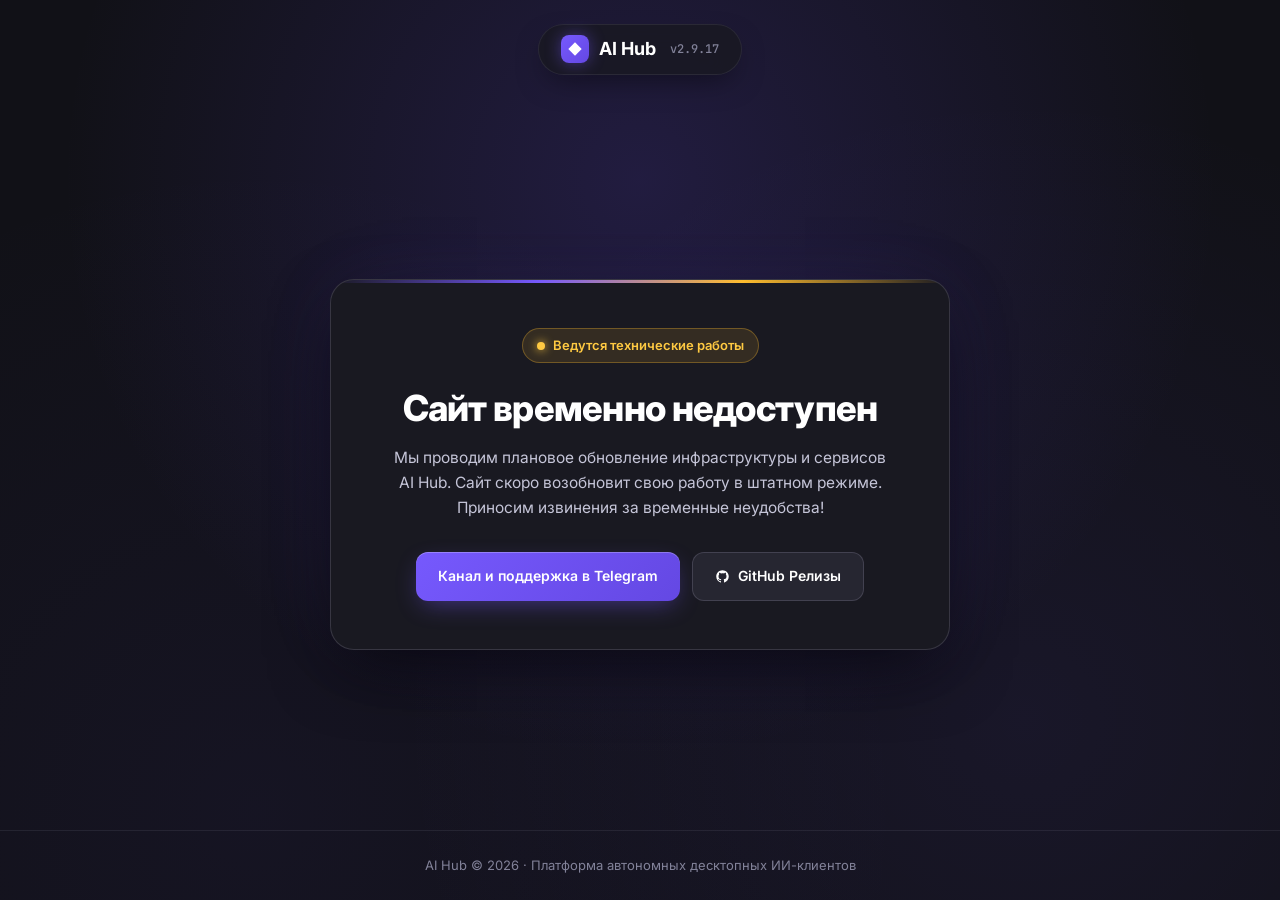
<file: index.html>
<!doctype html>
<html lang="ru">
<head>
<meta charset="utf-8">
<meta name="viewport" content="width=device-width, initial-scale=1, viewport-fit=cover">
<title>AI Hub — Технические работы</title>
<meta name="description" content="AI Hub временно находится на плановом техническом обслуживании. Скоро сайт вернётся в строй.">
<meta name="theme-color" content="#111117">
<link rel="icon" type="image/svg+xml" href="data:image/svg+xml,%3Csvg xmlns='http://www.w3.org/2000/svg' viewBox='0 0 32 32'%3E%3Cdefs%3E%3ClinearGradient id='g' x1='0%25' y1='0%25' x2='100%25' y2='100%25'%3E%3Cstop offset='0%25' stop-color='%237659fd'/%3E%3Cstop offset='100%25' stop-color='%236448e3'/%3E%3C/linearGradient%3E%3C/defs%3E%3Crect width='32' height='32' rx='8' fill='%23191921'/%3E%3Cpath d='M16 6l8 10-8 10-8-10z' fill='url(%23g)'/%3E%3C/svg%3E">
<link rel="preconnect" href="https://fonts.googleapis.com">
<link rel="preconnect" href="https://fonts.gstatic.com" crossorigin>
<link rel="stylesheet" href="https://fonts.googleapis.com/css2?family=Inter:wght@400;500;600;700;800&family=JetBrains+Mono:wght@400;500;600&display=swap">
<style>
:root {
  --brand-accent: #6448e3;
  --brand-hover: #7659fd;
  --brand-light: #9279ff;
  --brand-ghost: rgba(100,72,227,0.22);
  --brand-glow: rgba(118,89,253,0.45);
  --text-title: #ffffff;
  --text-text: #c5c5d8;
  --text-hide: #828299;
  --bg-primary: #111117;
  --bg-surface: #191921;
  --bg-surface-70: rgba(25,25,33,0.78);
  --bg-surface-light-m: #262631;
  --outline-3: rgba(227,221,250,0.08);
  --outline-5: rgba(227,221,250,0.15);
  --status-yellow: #febc2e;
  --blur-m: blur(14px);
  --font: "Inter", -apple-system, BlinkMacSystemFont, "Segoe UI", Roboto, sans-serif;
  --fm: "JetBrains Mono", ui-monospace, monospace;
}
* { box-sizing: border-box; }
html, body {
  margin: 0;
  padding: 0;
  min-height: 100vh;
  background: var(--bg-primary);
  background-image:
    radial-gradient(circle at 50% 20%, rgba(100,72,227,0.2) 0%, transparent 60%),
    radial-gradient(circle at 80% 80%, rgba(118,89,253,0.08) 0%, transparent 50%),
    radial-gradient(circle at 20% 90%, rgba(100,72,227,0.06) 0%, transparent 50%);
  color: var(--text-text);
  font-family: var(--font);
  font-size: 15px;
  line-height: 1.6;
  -webkit-font-smoothing: antialiased;
  display: flex;
  flex-direction: column;
  justify-content: space-between;
}
.mono { font-family: var(--fm); }

/* Header minimal */
header {
  padding: 24px 20px;
  display: flex;
  justify-content: center;
}
.header-bar {
  display: flex;
  align-items: center;
  gap: 10px;
  font-weight: 700;
  font-size: 18px;
  color: var(--text-title);
  background: var(--bg-surface-70);
  backdrop-filter: var(--blur-m);
  border: 1px solid var(--outline-3);
  padding: 10px 22px;
  border-radius: 999px;
  box-shadow: 0 12px 30px -10px rgba(0,0,0,0.5);
}
.logo-icon {
  width: 28px;
  height: 28px;
  border-radius: 8px;
  background: linear-gradient(135deg, var(--brand-hover), var(--brand-accent));
  display: grid;
  place-items: center;
  color: #fff;
  box-shadow: 0 0 16px var(--brand-glow);
}

/* Center Card */
main {
  flex: 1;
  display: flex;
  align-items: center;
  justify-content: center;
  padding: 40px 20px;
}
.maintenance-card {
  max-width: 620px;
  width: 100%;
  background: var(--bg-surface);
  border: 1px solid var(--outline-5);
  box-shadow: 0 24px 70px -15px rgba(0,0,0,0.8), 0 0 80px -25px var(--brand-ghost);
  border-radius: 24px;
  padding: 48px 36px;
  text-align: center;
  position: relative;
  overflow: hidden;
}
.maintenance-card::before {
  content: "";
  position: absolute;
  top: 0;
  left: 0;
  right: 0;
  height: 3px;
  background: linear-gradient(90deg, transparent, var(--brand-hover), var(--status-yellow), transparent);
}

.status-badge {
  display: inline-flex;
  align-items: center;
  gap: 8px;
  padding: 6px 14px;
  border-radius: 999px;
  background: rgba(254, 188, 46, 0.12);
  border: 1px solid rgba(254, 188, 46, 0.3);
  color: #ffca42;
  font-size: 13px;
  font-weight: 600;
  margin-bottom: 24px;
}
.status-dot {
  width: 8px;
  height: 8px;
  border-radius: 50%;
  background: #ffca42;
  box-shadow: 0 0 10px #ffca42;
  animation: pulse 1.8s infinite;
}
@keyframes pulse {
  0%, 100% { opacity: 1; transform: scale(1); }
  50% { opacity: 0.4; transform: scale(0.85); }
}

.maintenance-title {
  font-size: clamp(26px, 4.5vw, 36px);
  font-weight: 800;
  color: var(--text-title);
  letter-spacing: -0.02em;
  line-height: 1.2;
  margin: 0 0 16px;
}
.maintenance-text {
  font-size: 15.5px;
  color: var(--text-text);
  line-height: 1.6;
  margin: 0 auto 32px;
  max-width: 500px;
}

.actions-row {
  display: flex;
  gap: 12px;
  justify-content: center;
  flex-wrap: wrap;
}
.btn {
  display: inline-flex;
  align-items: center;
  justify-content: center;
  gap: 8px;
  padding: 12px 22px;
  border-radius: 12px;
  font-size: 14px;
  font-weight: 600;
  text-decoration: none;
  transition: all 0.2s ease;
  user-select: none;
}
.btn-primary {
  background: linear-gradient(135deg, var(--brand-hover), var(--brand-accent));
  color: #fff;
  box-shadow: inset 0 1px 0 rgba(255,255,255,0.25), 0 8px 24px -6px var(--brand-glow);
}
.btn-primary:hover {
  background: linear-gradient(135deg, #896eff, #6448e3);
  transform: translateY(-1px);
}
.btn-secondary {
  background: var(--bg-surface-light-m);
  color: var(--text-title);
  border: 1px solid var(--outline-5);
}
.btn-secondary:hover {
  background: #2e2e3b;
  transform: translateY(-1px);
}

/* Footer minimal */
footer {
  padding: 24px 20px;
  text-align: center;
  font-size: 13px;
  color: var(--text-hide);
  border-top: 1px solid var(--outline-3);
}
</style>
</head>
<body>

<header>
  <div class="header-bar">
    <div class="logo-icon">
      <svg width="16" height="16" viewBox="0 0 24 24" fill="currentColor"><path d="M12 2L2 12l10 10 10-10L12 2z"/></svg>
    </div>
    <span>AI Hub</span>
    <span class="mono" style="font-size:12px;color:var(--text-hide);font-weight:500;padding-left:4px">v2.9.17</span>
  </div>
</header>

<main>
  <div class="maintenance-card">
    <div class="status-badge">
      <span class="status-dot"></span>
      <span>Ведутся технические работы</span>
    </div>

    <h1 class="maintenance-title">Сайт временно недоступен</h1>

    <p class="maintenance-text">
      Мы проводим плановое обновление инфраструктуры и сервисов AI Hub. Сайт скоро возобновит свою работу в штатном режиме. Приносим извинения за временные неудобства!
    </p>

    <div class="actions-row">
      <a href="https://t.me/xovoya" target="_blank" rel="noopener" class="btn btn-primary">
        <span>Канал и поддержка в Telegram</span>
      </a>
      <a href="https://github.com/123112asdasdsad/aihub-releases" target="_blank" rel="noopener" class="btn btn-secondary">
        <svg width="15" height="15" viewBox="0 0 24 24" fill="currentColor"><path d="M12 2C6.477 2 2 6.477 2 12c0 4.419 2.865 8.166 6.839 9.489.5.09.682-.218.682-.484 0-.236-.009-.866-.013-1.699-2.782.602-3.369-1.34-3.369-1.34-.455-1.156-1.11-1.464-1.11-1.464-.908-.62.069-.608.069-.608 1.004.07 1.532 1.03 1.532 1.03.891 1.529 2.341 1.087 2.91.831.091-.645.349-1.086.635-1.337-2.22-.251-4.555-1.111-4.555-4.943 0-1.091.39-1.984 1.029-2.683-.103-.253-.446-1.27.098-2.647 0 0 .84-.269 2.75 1.025A9.578 9.578 0 0112 6.836c.85.004 1.705.114 2.504.336 1.909-1.294 2.747-1.025 2.747-1.025.546 1.377.203 2.394.1 2.647.64.699 1.028 1.592 1.028 2.683 0 3.841-2.337 4.687-4.565 4.935.359.309.678.919.678 1.852 0 1.336-.012 2.415-.012 2.743 0 .269.18.579.688.481C19.138 20.163 22 16.418 22 12c0-5.523-4.477-10-10-10z"/></svg>
        <span>GitHub Релизы</span>
      </a>
    </div>
  </div>
</main>

<footer>
  <div>AI Hub &copy; 2026 &middot; Платформа автономных десктопных ИИ-клиентов</div>
</footer>

</body>
</html>
</file>
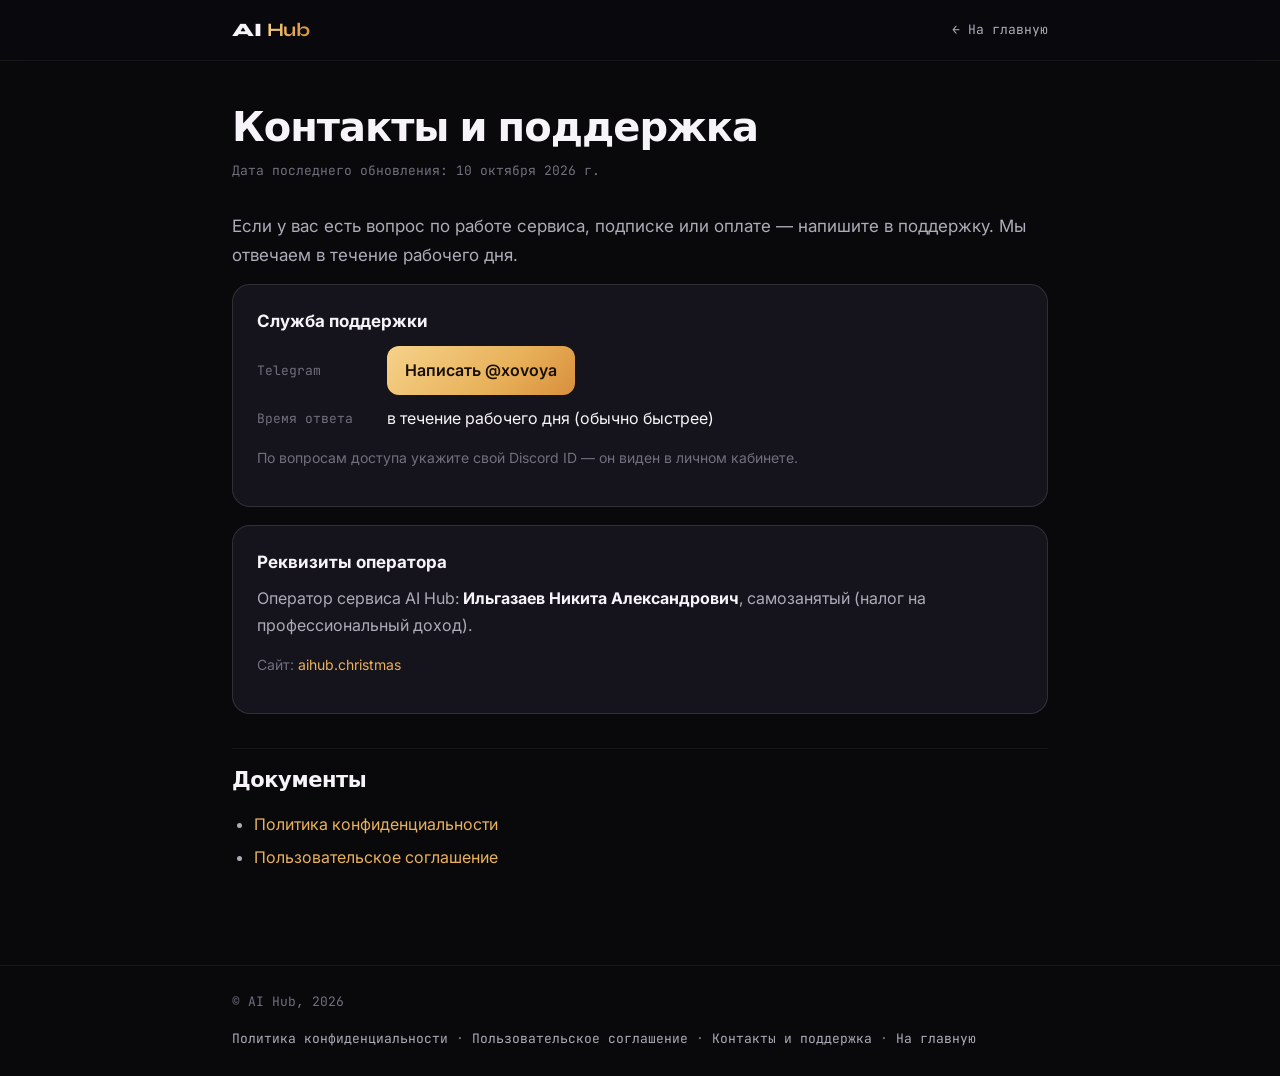
<file: contacts.html>
<!doctype html>
<html lang="ru">
<head>
<meta charset="utf-8">
<meta name="viewport" content="width=device-width, initial-scale=1, viewport-fit=cover">
<title>Контакты и поддержка — AI Hub</title>
<meta name="description" content="Контакты службы поддержки AI Hub и реквизиты оператора.">
<link rel="preconnect" href="https://fonts.googleapis.com">
<link rel="preconnect" href="https://fonts.gstatic.com" crossorigin>
<link rel="stylesheet" href="https://fonts.googleapis.com/css2?family=Syne:wght@700;800&family=Inter:wght@400;500;600;700&family=JetBrains+Mono:wght@500&display=swap">
<link rel="stylesheet" href="docs.css">
</head>
<body>
<header class="topbar"><div class="wrap">
  <a class="brand" href="/">AI&nbsp;<b>Hub</b></a>
  <a class="back" href="/">← На главную</a>
</div></header>

<main class="doc"><div class="wrap">
  <h1>Контакты и поддержка</h1>
  <p class="meta">Дата последнего обновления: 10 октября 2026 г.</p>

  <p class="lead">Если у вас есть вопрос по работе сервиса, подписке или оплате — напишите в поддержку. Мы отвечаем в течение рабочего дня.</p>

  <div class="card">
    <h3>Служба поддержки</h3>
    <div class="contact-row"><span class="lbl">Telegram</span><a class="btn-tg" href="https://t.me/xovoya" target="_blank" rel="noopener">Написать @xovoya</a></div>
    <div class="contact-row"><span class="lbl">Время ответа</span><span>в течение рабочего дня (обычно быстрее)</span></div>
    <p style="margin-top:14px;color:var(--text-3);font-size:14px">По вопросам доступа укажите свой Discord ID — он виден в личном кабинете.</p>
  </div>

  <div class="card">
    <h3>Реквизиты оператора</h3>
    <p>Оператор сервиса AI Hub: <b>Ильгазаев Никита Александрович</b>, самозанятый (налог на профессиональный доход).</p>
    <p style="color:var(--text-3);font-size:14px">Сайт: <a href="https://aihub.christmas">aihub.christmas</a></p>
  </div>

  <h2>Документы</h2>
  <ul>
    <li><a href="/privacy.html">Политика конфиденциальности</a></li>
    <li><a href="/terms.html">Пользовательское соглашение</a></li>
  </ul>
</div></main>

<footer><div class="wrap foot-in">
  <span>© AI Hub, 2026</span>
  <span><a href="/privacy.html">Политика конфиденциальности</a> · <a href="/terms.html">Пользовательское соглашение</a> · <a href="/contacts.html">Контакты и поддержка</a> · <a href="/">На главную</a></span>
</div></footer>
</body>
</html>
</file>
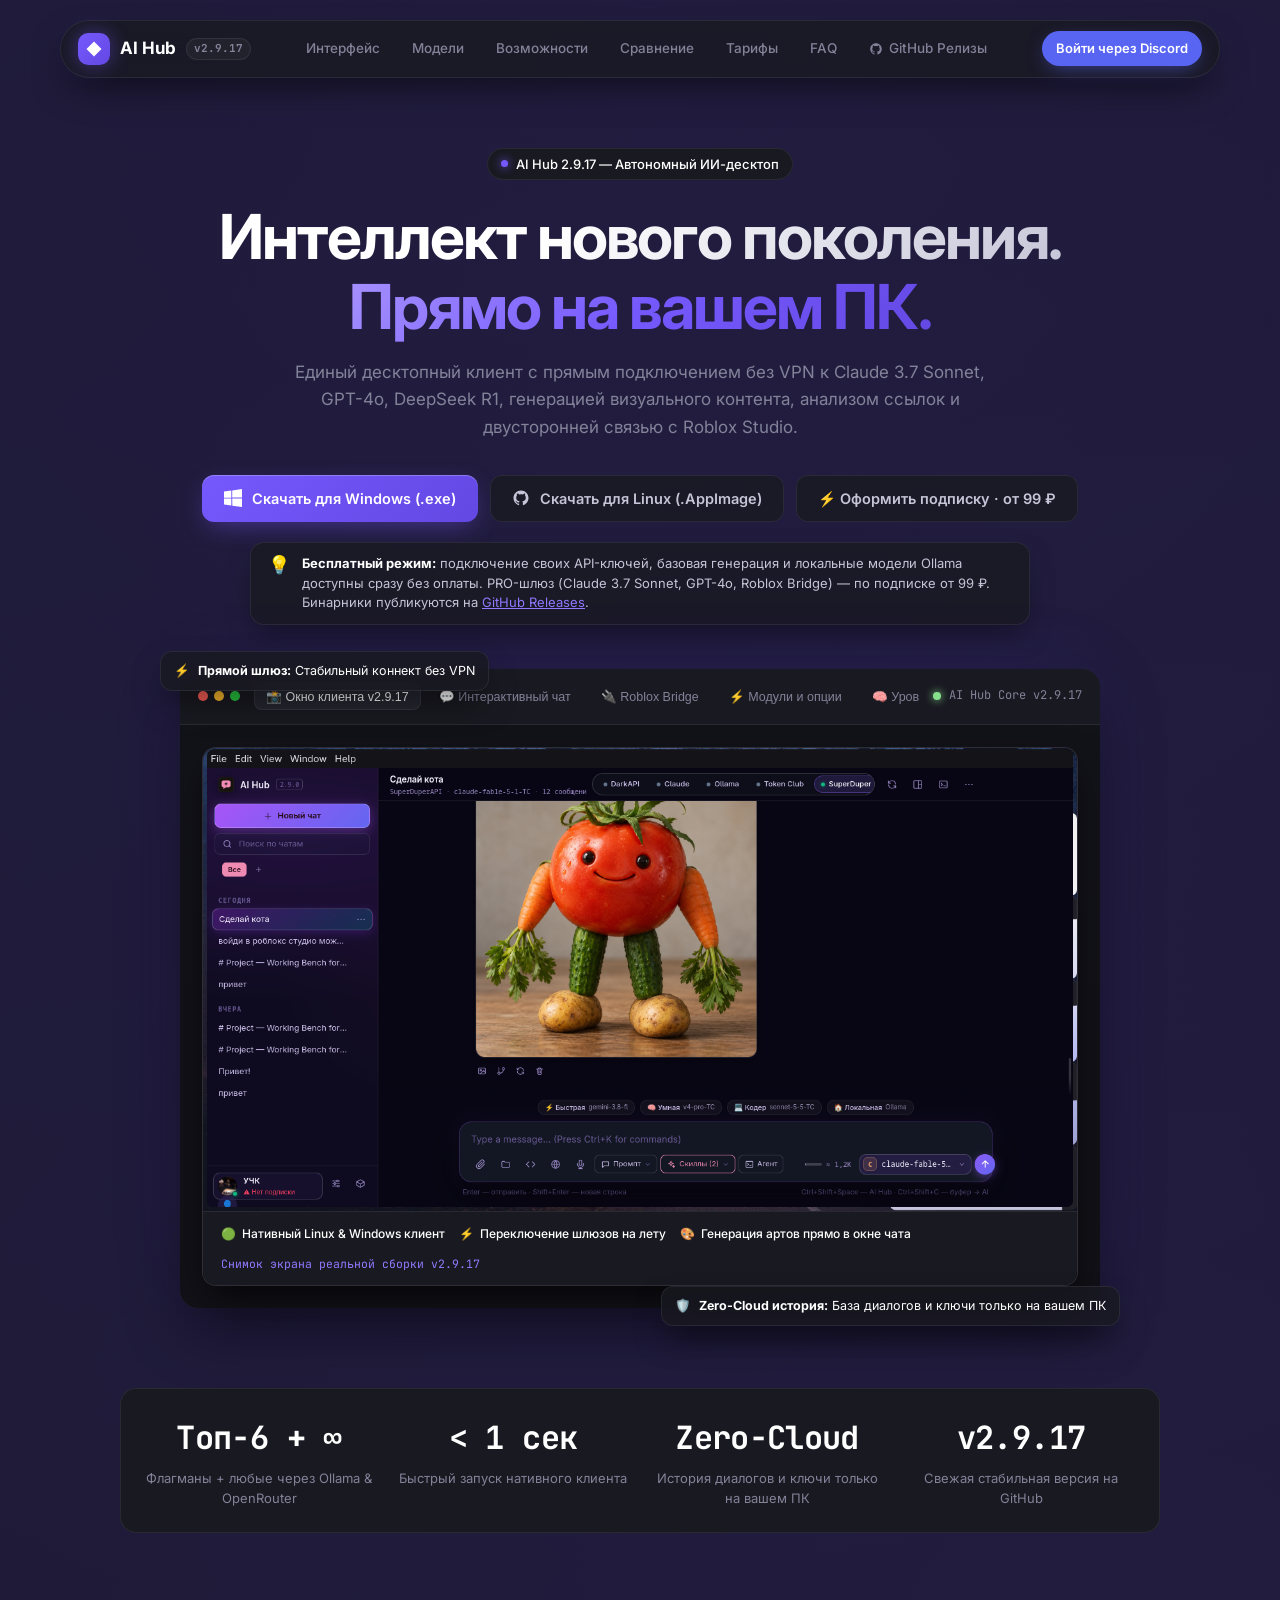
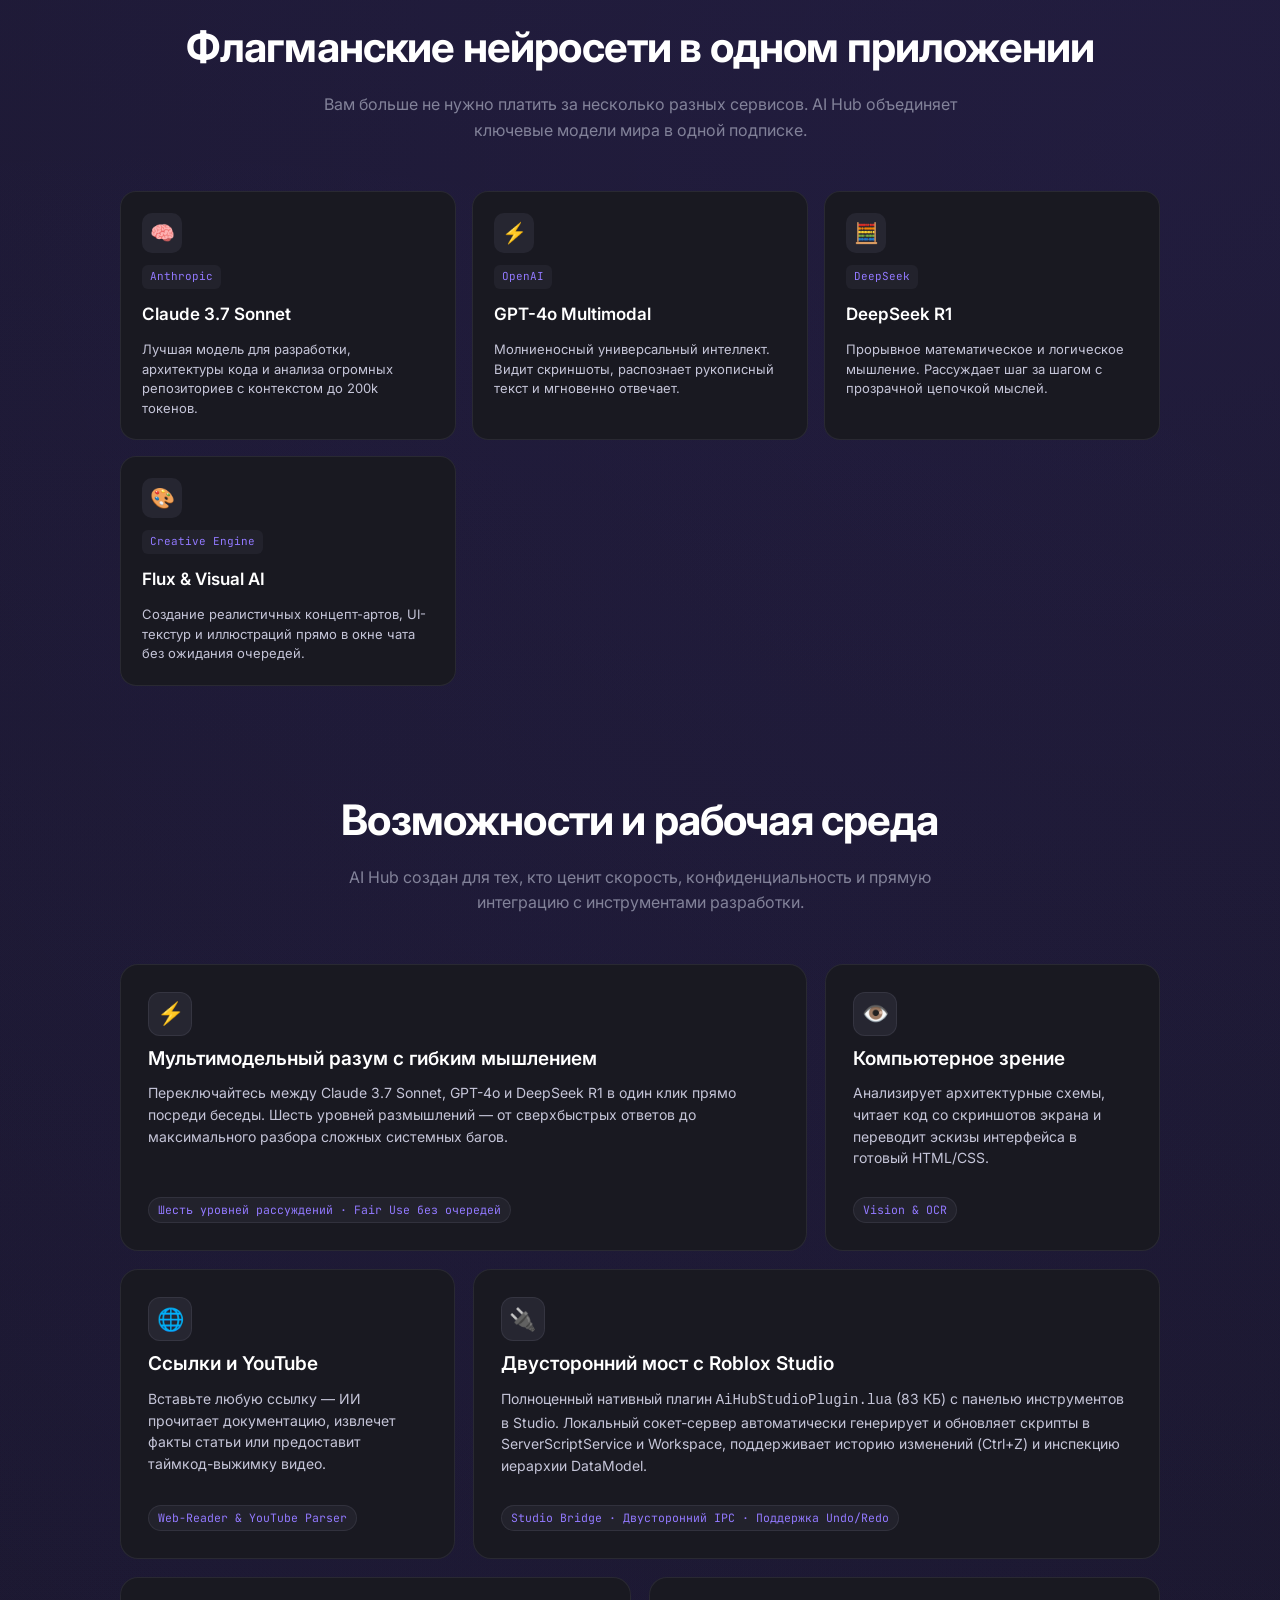
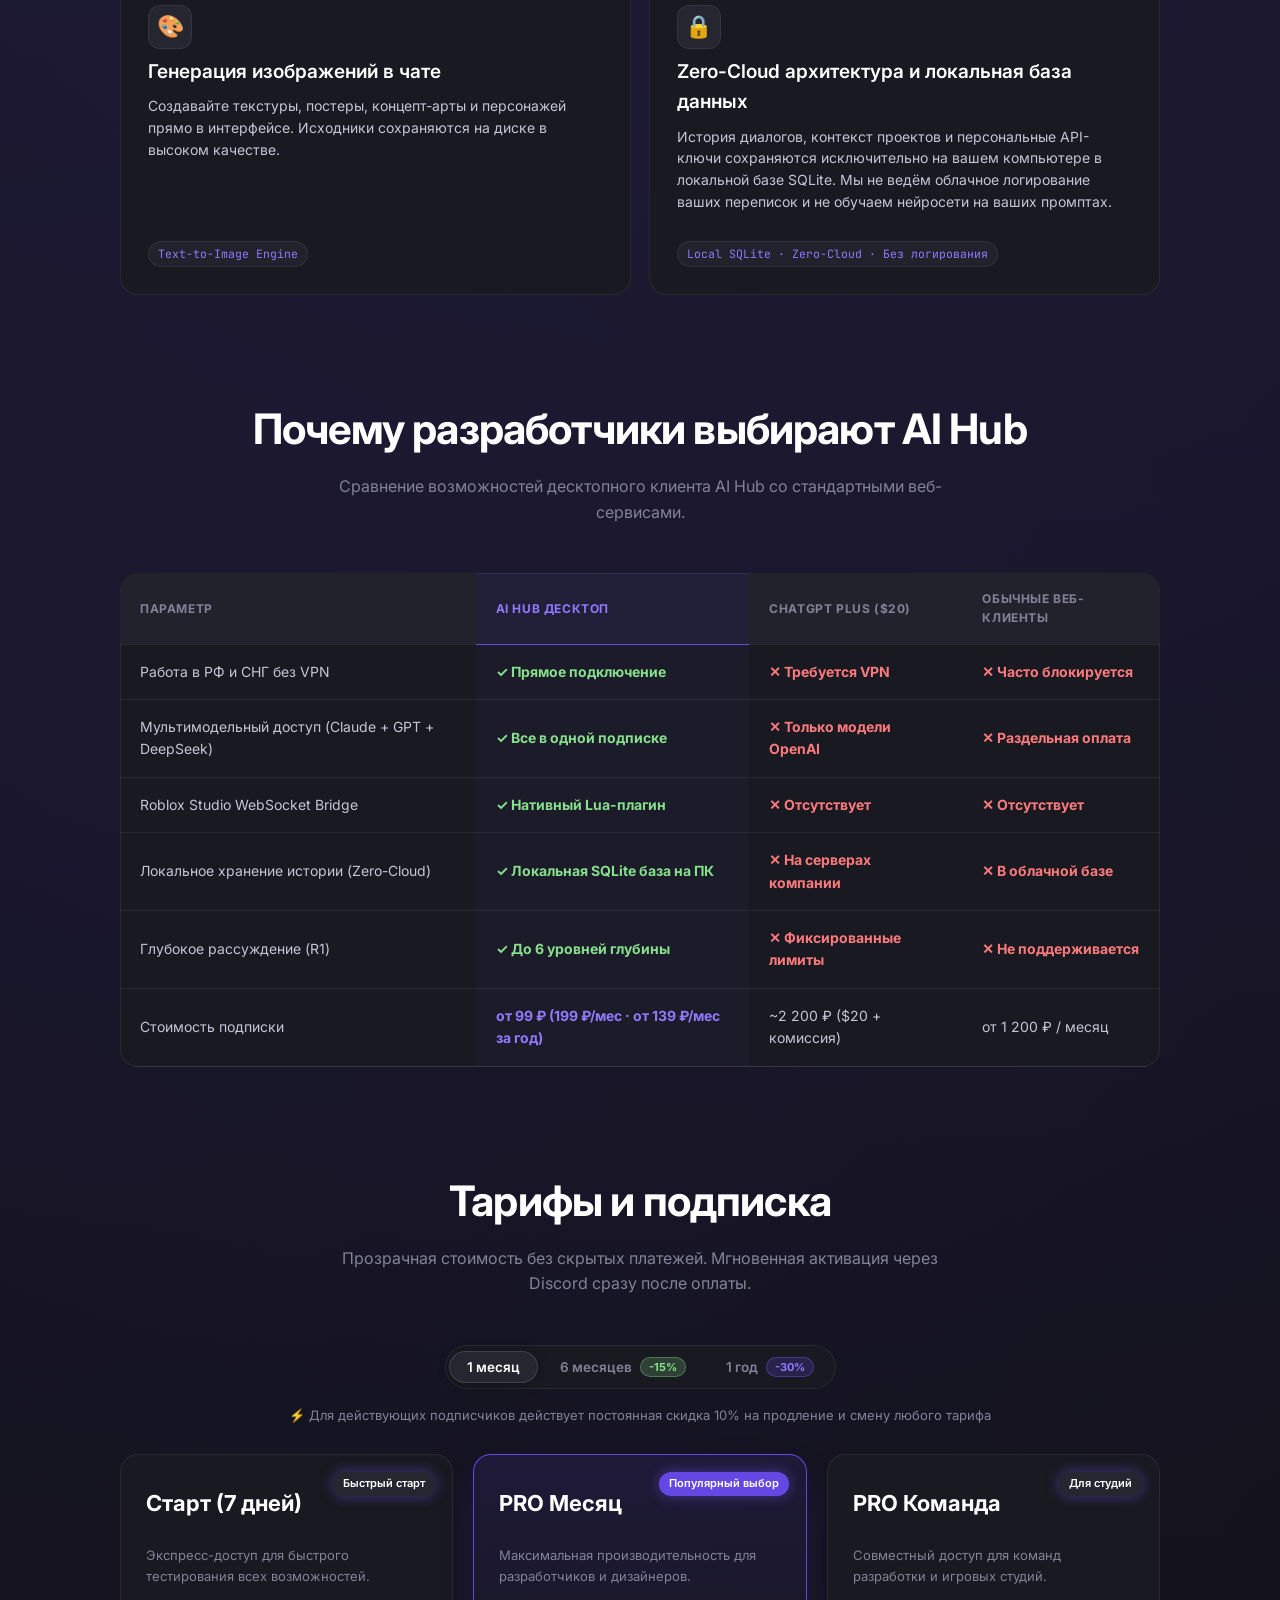
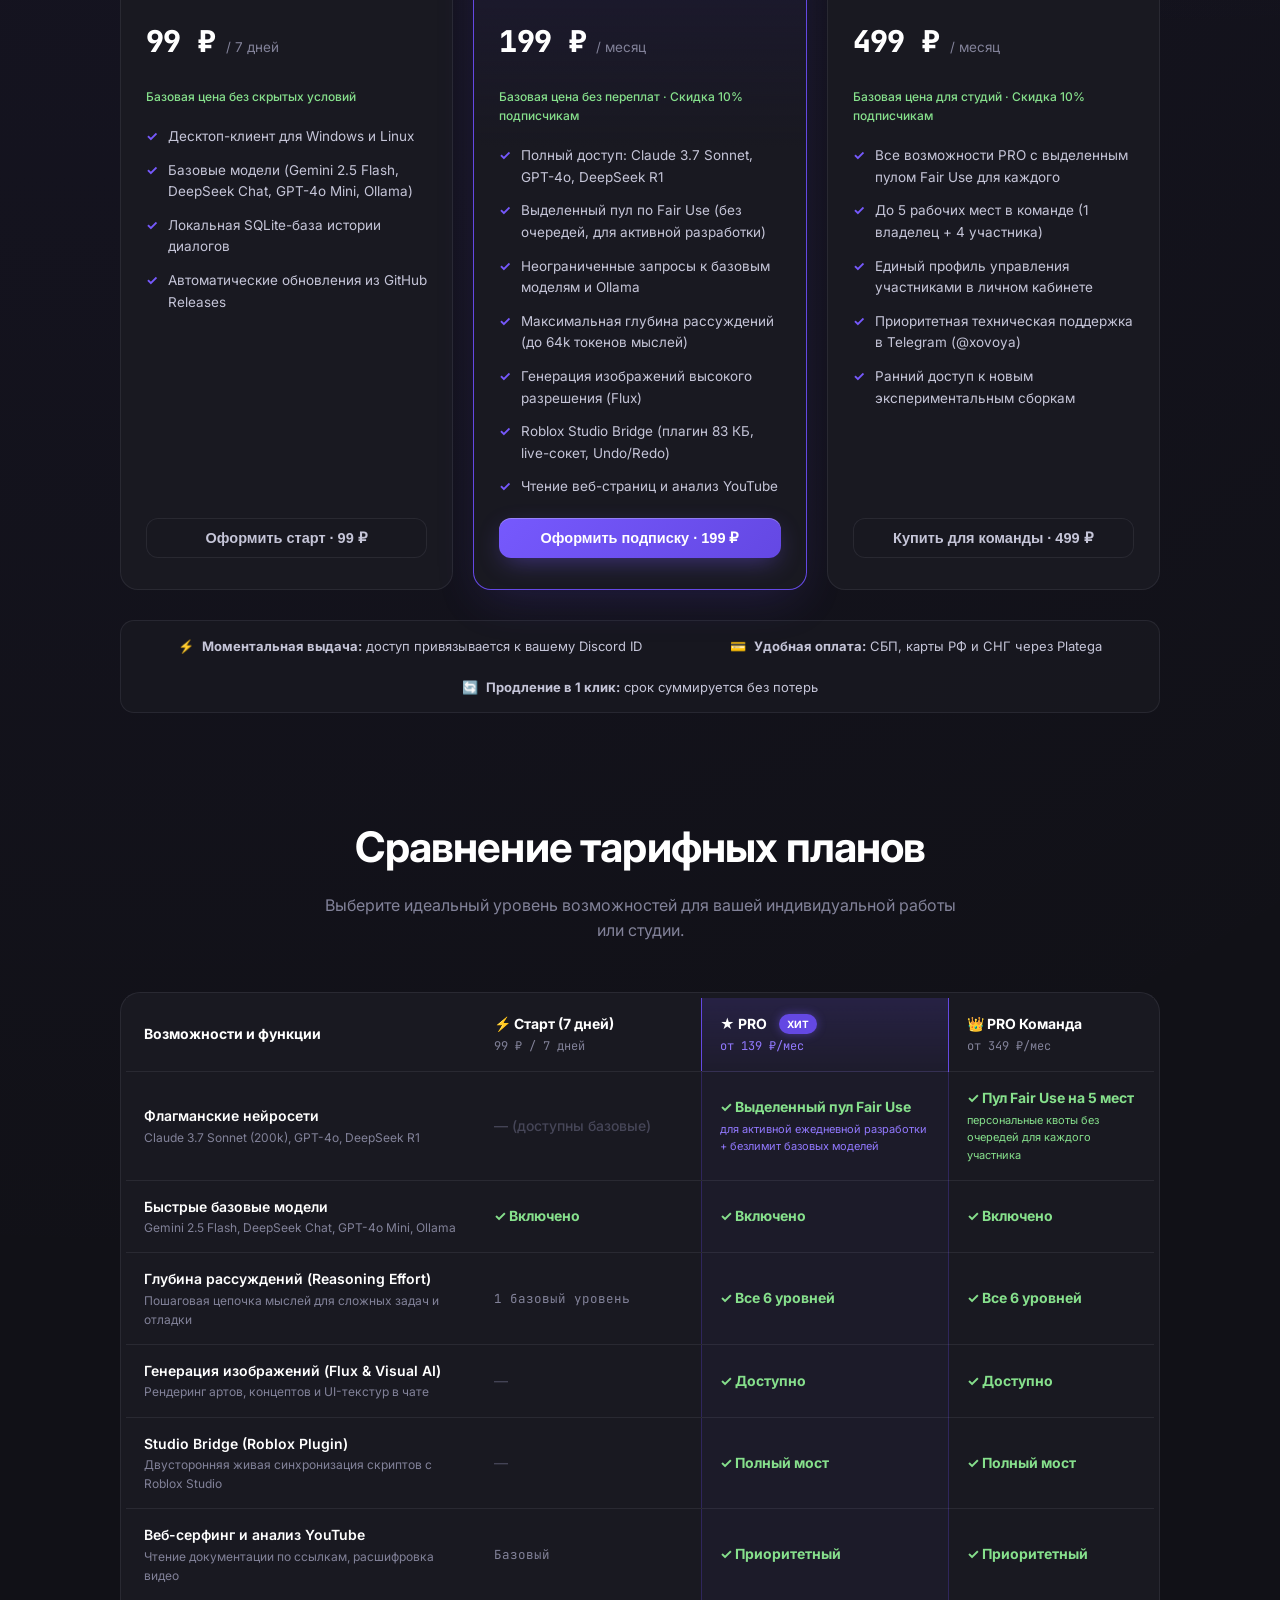
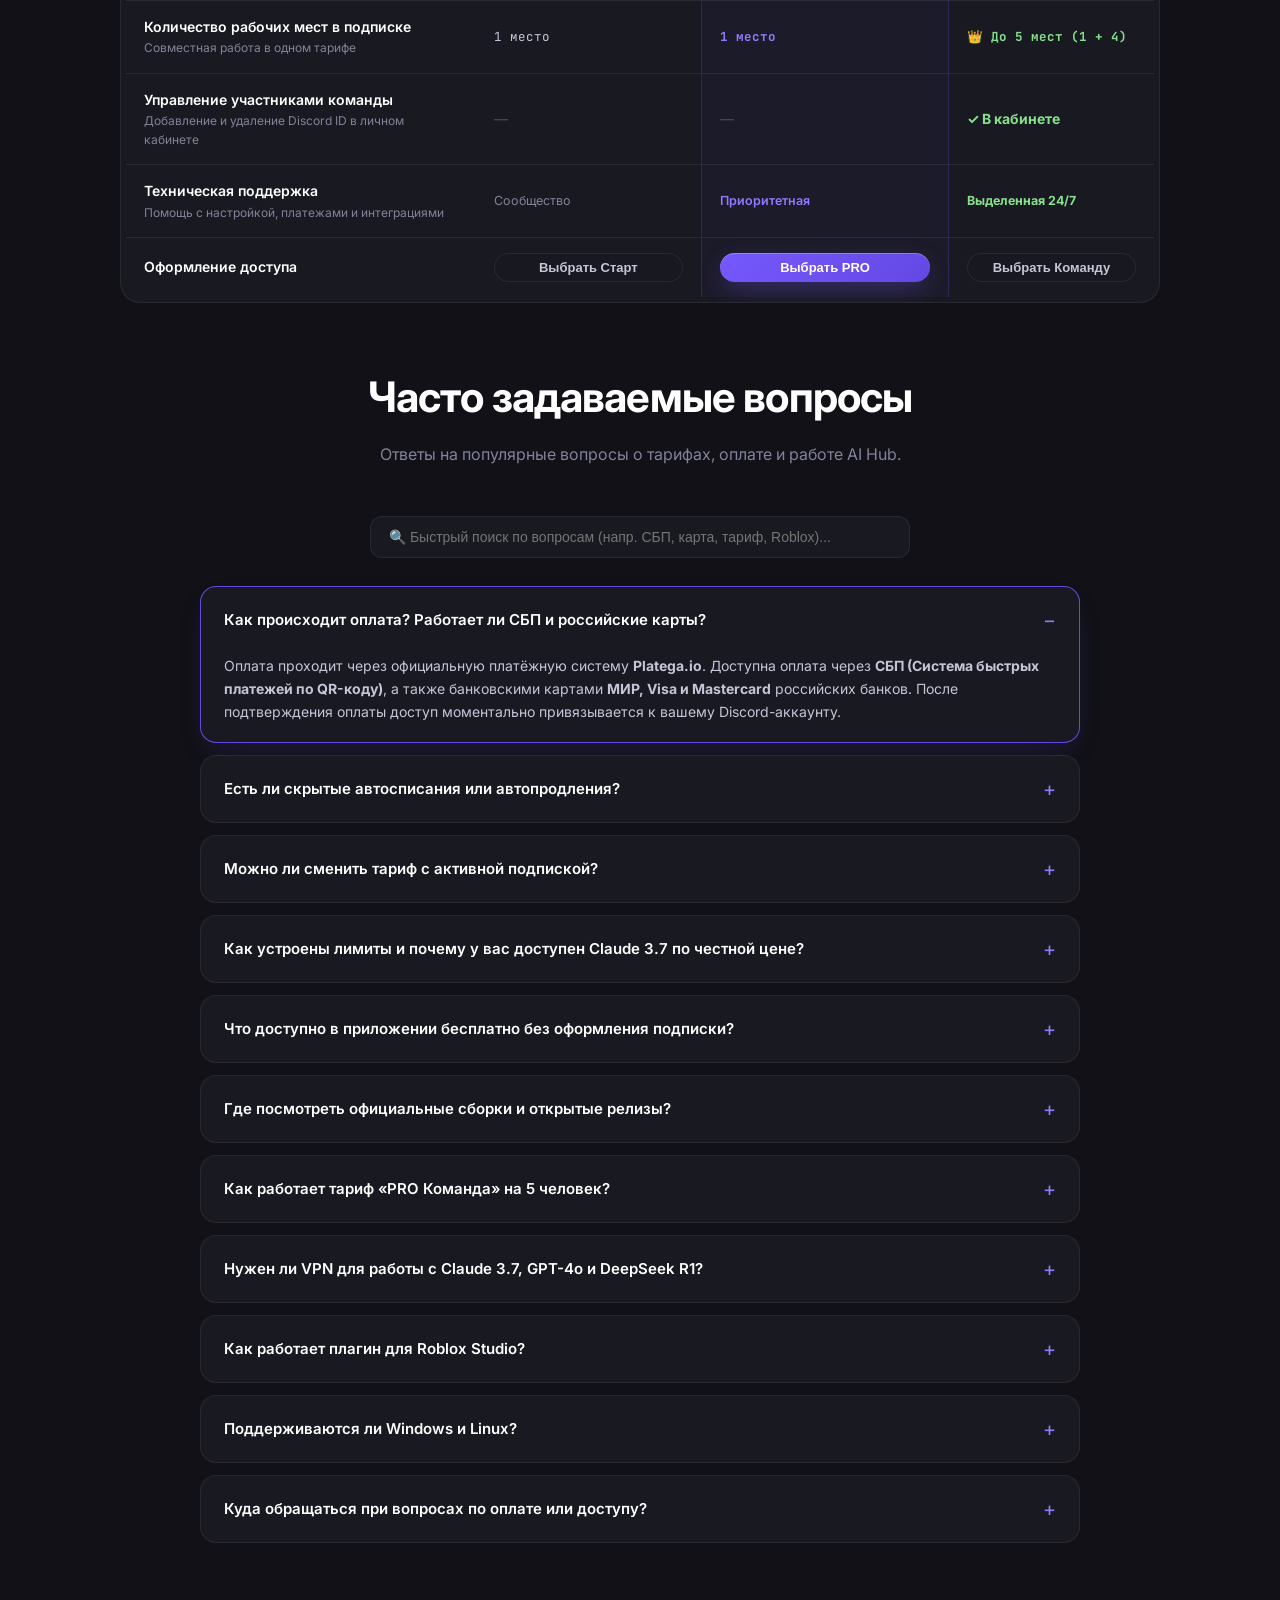
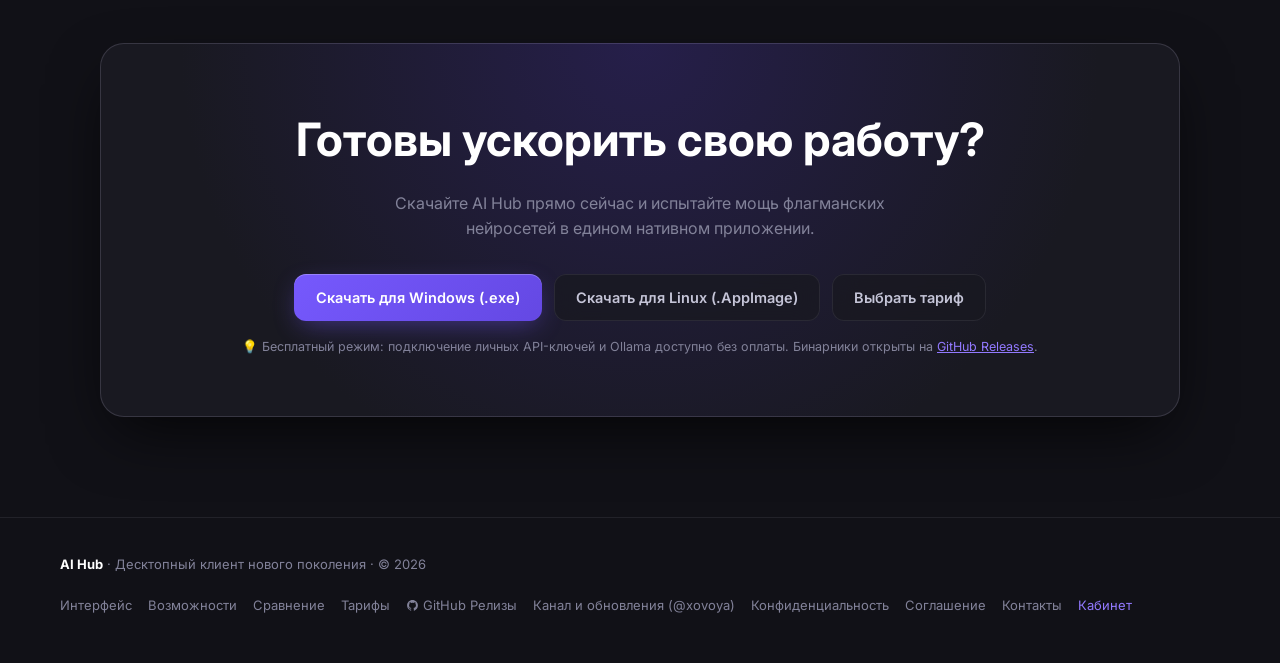
<file: index.full.html>
<!doctype html>
<html lang="ru">
<head>
<meta charset="utf-8">
<meta name="viewport" content="width=device-width, initial-scale=1, viewport-fit=cover">
<title>AI Hub — Десктопный ИИ-клиент нового поколения</title>
<meta name="description" content="AI Hub — автономный десктопный ИИ-клиент для Windows и Linux с поддержкой Claude 3.7 Sonnet, GPT-4o, DeepSeek R1, генерацией изображений и интеграцией с Roblox Studio.">
<meta name="theme-color" content="#111117">
<link rel="icon" type="image/svg+xml" href="data:image/svg+xml,%3Csvg xmlns='http://www.w3.org/2000/svg' viewBox='0 0 32 32'%3E%3Cdefs%3E%3ClinearGradient id='g' x1='0%25' y1='0%25' x2='100%25' y2='100%25'%3E%3Cstop offset='0%25' stop-color='%237659fd'/%3E%3Cstop offset='100%25' stop-color='%236448e3'/%3E%3C/linearGradient%3E%3C/defs%3E%3Crect width='32' height='32' rx='8' fill='%23191921'/%3E%3Cpath d='M16 6l8 10-8 10-8-10z' fill='url(%23g)'/%3E%3C/svg%3E">
<link rel="preconnect" href="https://fonts.googleapis.com">
<link rel="preconnect" href="https://fonts.gstatic.com" crossorigin>
<link rel="stylesheet" href="https://fonts.googleapis.com/css2?family=Inter:wght@400;500;600;700;800&family=JetBrains+Mono:wght@400;500;600&display=swap">
<style>
:root{
  --brand-accent:#6448e3;
  --brand-hover:#7659fd;
  --brand-light:#9279ff;
  --brand-ghost:rgba(100,72,227,0.22);
  --brand-glow:rgba(118,89,253,0.45);
  --text-title:#ffffff;
  --text-text:#c5c5d8;
  --text-hide:#828299;
  --text-ghost:#464658;
  --bg-primary:#111117;
  --bg-surface:#191921;
  --bg-surface-70:rgba(25,25,33,0.78);
  --bg-surface-light-m:#262631;
  --bg-surface-light-m-70:rgba(38,38,49,0.75);
  --bg-surface-light-s:#22222c;
  --bg-surface-light-s-70:rgba(34,34,44,0.75);
  --bg-surface-empty:#121219;
  --bg-surface-black:#0f0f14;
  --outline-1:rgba(227,221,250,0.03);
  --outline-3:rgba(227,221,250,0.08);
  --outline-5:rgba(227,221,250,0.15);
  --status-green:#86e08c;
  --status-green-20:rgba(134,224,140,0.2);
  --status-red:#fe7a7c;
  --blur-s:blur(4px);
  --blur-m:blur(14px);
  --blur-l:blur(24px);
  --font:"Inter",-apple-system,BlinkMacSystemFont,"Segoe UI",Roboto,sans-serif;
  --fm:"JetBrains Mono",ui-monospace,monospace;
  --container:1080px;
  --container-wide:1160px;
  --state-transition:background-color 0.18s ease, color 0.18s ease, border-color 0.18s ease, box-shadow 0.18s ease, transform 0.18s ease, opacity 0.18s ease;
  color-scheme:dark;
}

*{box-sizing:border-box}
html{scroll-behavior:smooth}
@media (prefers-reduced-motion:reduce){html{scroll-behavior:auto}}
body{
  margin:0;
  background:var(--bg-primary);
  background-image:
    radial-gradient(circle at 50% 0%, rgba(100,72,227,0.16) 0%, transparent 55%),
    radial-gradient(circle at 90% 20%, rgba(118,89,253,0.09) 0%, transparent 45%),
    radial-gradient(circle at 10% 45%, rgba(100,72,227,0.07) 0%, transparent 45%);
  color:var(--text-text);
  font-family:var(--font);
  font-size:15px;
  line-height:1.6;
  -webkit-font-smoothing:antialiased;
  overflow-x:hidden;
}

a{color:inherit;text-decoration:none;transition:var(--state-transition)}
.mono{font-family:var(--fm);font-variant-numeric:tabular-nums}

/* Header */
.landing-header{
  position:sticky;
  top:0;
  z-index:100;
  width:100%;
  padding:20px 20px 0;
  display:flex;
  justify-content:center;
  pointer-events:none;
}
.landing-header__bar{
  width:100%;
  max-width:var(--container-wide);
  background:var(--bg-surface-70);
  backdrop-filter:var(--blur-m);
  -webkit-backdrop-filter:var(--blur-m);
  border-radius:158px;
  box-shadow:inset 0 0 0 1px var(--outline-3), 0 16px 36px -10px rgba(0,0,0,0.6);
  padding:10px 18px;
  display:flex;
  align-items:center;
  justify-content:space-between;
  pointer-events:auto;
}
.landing-header__logo{
  display:flex;
  align-items:center;
  gap:10px;
  font-weight:700;
  font-size:17px;
  color:var(--text-title);
}
.landing-header__logo-icon{
  width:32px;
  height:32px;
  border-radius:10px;
  background:linear-gradient(135deg,var(--brand-hover),var(--brand-accent));
  display:grid;
  place-items:center;
  color:#fff;
  box-shadow:0 0 20px var(--brand-glow);
}
.landing-header__ver{
  font-family:var(--fm);
  font-size:11px;
  padding:2px 8px;
  border-radius:999px;
  background:var(--bg-surface-light-s);
  box-shadow:inset 0 0 0 1px var(--outline-3);
  color:var(--text-hide);
}
.landing-header__nav{
  display:flex;
  align-items:center;
  gap:4px;
}
@media(max-width:920px){.landing-header__nav{display:none}}
.landing-header__tab{
  padding:8px 14px;
  border-radius:999px;
  font-size:13.5px;
  font-weight:500;
  color:var(--text-hide);
  transition:var(--state-transition);
}
.landing-header__tab:hover{
  color:var(--text-title);
  background:var(--bg-surface-light-s);
}
.landing-header__side{
  display:flex;
  align-items:center;
  gap:10px;
}

/* User pill / Login button */
.auth-user{
  display:inline-flex;
  align-items:center;
  gap:8px;
  background:var(--bg-surface-light-s);
  box-shadow:inset 0 0 0 1px var(--outline-3);
  border-radius:999px;
  padding:5px 12px 5px 6px;
  font-size:13px;
  white-space:nowrap;
}
.auth-user img{
  width:22px;
  height:22px;
  border-radius:50%;
  object-fit:cover;
}
.auth-user .on{color:var(--status-green)}
.auth-user .off{color:var(--status-red)}

/* Buttons */
.landing-btn-xl{
  display:inline-flex;
  align-items:center;
  justify-content:center;
  gap:10px;
  padding:12px 22px;
  border-radius:12px;
  font-size:14.5px;
  font-weight:600;
  background:var(--bg-surface-70);
  backdrop-filter:var(--blur-m);
  -webkit-backdrop-filter:var(--blur-m);
  box-shadow:inset 0 0 0 1px var(--outline-3);
  color:var(--text-text);
  cursor:pointer;
  transition:var(--state-transition);
  white-space:nowrap;
  border:0;
  user-select:none;
}
.landing-btn-xl:hover{
  background:var(--bg-surface-light-m);
  color:var(--text-title);
  box-shadow:inset 0 0 0 1px var(--outline-5), 0 8px 24px -6px rgba(0,0,0,0.5);
  transform:translateY(-1px);
}
.landing-btn-xl:active{transform:translateY(1px)}
.landing-btn-xl--accent{
  background:linear-gradient(135deg,var(--brand-hover),var(--brand-accent));
  color:var(--text-title);
  box-shadow:inset 0 1px 0 rgba(255,255,255,0.25), 0 8px 26px -6px var(--brand-glow);
}
.landing-btn-xl--accent:hover{
  background:linear-gradient(135deg,#896eff,#6448e3);
  box-shadow:inset 0 1px 0 rgba(255,255,255,0.35), 0 12px 34px -4px var(--brand-glow);
  color:#fff;
}
.btn-sm{padding:7px 14px;font-size:13px;border-radius:999px}
.btn-discord{
  background:#5865F2;
  color:#fff;
  box-shadow:0 6px 20px -6px rgba(88,101,242,0.6);
}
.btn-discord:hover{
  background:#4956d4;
  color:#fff;
}

/* Hero Section */
.landing-hero{
  max-width:var(--container);
  margin:0 auto;
  padding:70px 20px 40px;
  display:flex;
  flex-direction:column;
  align-items:center;
  text-align:center;
  position:relative;
}
.landing-badge{
  display:inline-flex;
  align-items:center;
  gap:8px;
  padding:6px 14px;
  background:var(--bg-surface);
  box-shadow:inset 0 0 0 1px var(--outline-3);
  border-radius:999px;
  font-size:13px;
  font-weight:500;
  color:var(--text-title);
  margin-bottom:22px;
}
.landing-badge .dot{
  width:7px;
  height:7px;
  border-radius:50%;
  background:var(--brand-hover);
  box-shadow:0 0 10px var(--brand-hover);
  animation:pulse 2s infinite;
}
@keyframes pulse{0%,100%{opacity:1;transform:scale(1)}50%{opacity:.5;transform:scale(.85)}}

.landing-hero__title{
  font-size:clamp(36px, 5.5vw, 62px);
  font-weight:700;
  line-height:1.12;
  letter-spacing:-0.03em;
  color:var(--text-title);
  margin:0 0 18px;
}
.landing-hero__title .glow-word{
  background:linear-gradient(135deg, #fff 40%, var(--text-text) 100%);
  -webkit-background-clip:text;
  background-clip:text;
  -webkit-text-fill-color:transparent;
}
.landing-hero__title .brand-word{
  background:linear-gradient(135deg, #a792ff 0%, #7659fd 50%, #6448e3 100%);
  -webkit-background-clip:text;
  background-clip:text;
  -webkit-text-fill-color:transparent;
}
.landing-hero__subtitle{
  max-width:700px;
  font-size:17px;
  line-height:1.6;
  color:var(--text-hide);
  margin:0 0 34px;
}
.landing-cta-buttons{
  display:flex;
  align-items:center;
  justify-content:center;
  gap:12px;
  flex-wrap:wrap;
  margin-bottom:20px;
}
.landing-dl-note{
  max-width:780px;
  margin:0 auto 44px;
  padding:12px 18px;
  border-radius:14px;
  background:rgba(25,25,33,0.78);
  backdrop-filter:var(--blur-m);
  -webkit-backdrop-filter:var(--blur-m);
  box-shadow:inset 0 0 0 1px var(--outline-3), 0 12px 28px -8px rgba(0,0,0,0.5);
  font-size:13px;
  color:var(--text-text);
  display:flex;
  align-items:flex-start;
  gap:12px;
  text-align:left;
  line-height:1.5;
}
.landing-dl-note__icon{
  font-size:18px;
  line-height:1.2;
  flex-shrink:0;
}
.landing-dl-note b{color:var(--text-title)}

/* Interactive App Mockup Panel (PulseVisuals Signature) */
.landing-panel{
  width:100%;
  max-width:920px;
  position:relative;
  margin:0 auto;
}
.landing-panel__window{
  background:var(--bg-primary);
  border-radius:18px;
  box-shadow:inset 0 0 0 1px var(--outline-5), 0 24px 64px -16px rgba(0,0,0,0.8), 0 0 80px -20px var(--brand-ghost);
  overflow:hidden;
  position:relative;
  display:flex;
  flex-direction:column;
  text-align:left;
}
.landing-panel__top{
  padding:14px 18px;
  background:var(--bg-surface);
  border-bottom:1px solid var(--outline-3);
  display:flex;
  align-items:center;
  justify-content:space-between;
  gap:14px;
}
.landing-panel__dots{
  display:flex;
  gap:6px;
}
.landing-panel__dot{
  width:10px;
  height:10px;
  border-radius:50%;
  background:var(--text-ghost);
}
.landing-panel__dot:nth-child(1){background:#fe5f57}
.landing-panel__dot:nth-child(2){background:#febc2e}
.landing-panel__dot:nth-child(3){background:#28c840}
.landing-panel__tabs{
  display:flex;
  align-items:center;
  gap:6px;
  overflow-x:auto;
}
.landing-panel__tab{
  padding:6px 12px;
  border-radius:8px;
  font-size:12.5px;
  font-weight:500;
  color:var(--text-hide);
  background:transparent;
  border:0;
  cursor:pointer;
  transition:var(--state-transition);
  white-space:nowrap;
}
.landing-panel__tab:hover{color:var(--text-title)}
.landing-panel__tab.is-active{
  background:var(--bg-surface-light-m);
  color:var(--text-title);
  box-shadow:inset 0 0 0 1px var(--outline-3);
}
.landing-panel__user{
  display:flex;
  align-items:center;
  gap:8px;
  font-size:12px;
  color:var(--text-hide);
  white-space:nowrap;
}
.landing-panel__user-dot{
  width:8px;
  height:8px;
  border-radius:50%;
  background:var(--status-green);
  box-shadow:0 0 8px var(--status-green);
}

/* Floating HUD Badges */
.landing-hud{
  position:absolute;
  background:var(--bg-surface-70);
  backdrop-filter:var(--blur-m);
  -webkit-backdrop-filter:var(--blur-m);
  box-shadow:inset 0 0 0 1px var(--outline-3), 0 16px 32px -8px rgba(0,0,0,0.6);
  border-radius:12px;
  padding:10px 14px;
  font-size:12.5px;
  color:var(--text-title);
  display:flex;
  align-items:center;
  gap:8px;
  z-index:10;
}
.landing-hud--top-left{top:-18px;left:-20px}
.landing-hud--bottom-right{bottom:-18px;right:-20px}
@media(max-width:880px){.landing-hud{display:none}}

/* Interactive Panel Body Views */
.landing-panel__body{
  padding:22px;
  min-height:340px;
  display:flex;
  flex-direction:column;
  gap:16px;
  background:linear-gradient(180deg, var(--bg-surface-empty) 0%, var(--bg-primary) 100%);
}

/* Tab 1: Interactive Chat view */
.chat-view{
  display:flex;
  flex-direction:column;
  gap:14px;
}
.chat-model-chips{
  display:flex;
  gap:8px;
  flex-wrap:wrap;
  align-items:center;
}
.chat-chip{
  padding:5px 12px;
  border-radius:999px;
  font-size:12px;
  font-weight:500;
  background:var(--bg-surface);
  box-shadow:inset 0 0 0 1px var(--outline-3);
  color:var(--text-hide);
  cursor:pointer;
  transition:var(--state-transition);
}
.chat-chip:hover{color:var(--text-title);background:var(--bg-surface-light-s)}
.chat-chip.is-active{
  background:var(--brand-accent);
  color:#fff;
  box-shadow:0 2px 10px var(--brand-ghost);
}
.chat-bubble{
  padding:14px 16px;
  border-radius:12px;
  font-size:13.5px;
  line-height:1.5;
}
.chat-bubble--user{
  align-self:flex-end;
  background:var(--bg-surface-light-m);
  box-shadow:inset 0 0 0 1px var(--outline-3);
  color:var(--text-title);
  max-width:85%;
}
.chat-bubble--ai{
  align-self:flex-start;
  background:var(--bg-surface);
  box-shadow:inset 0 0 0 1px var(--outline-5);
  color:var(--text-text);
  max-width:92%;
  position:relative;
}
.chat-code{
  background:#09090d;
  border-radius:8px;
  padding:12px;
  margin-top:10px;
  font-family:var(--fm);
  font-size:12.5px;
  color:#a5d6ff;
  border:1px solid var(--outline-3);
  overflow-x:auto;
}
.chat-suggestions{
  display:flex;
  gap:8px;
  flex-wrap:wrap;
  margin-top:4px;
}
.chat-sug-btn{
  font-size:11.5px;
  padding:4px 10px;
  border-radius:6px;
  background:rgba(255,255,255,0.03);
  border:1px dashed var(--outline-3);
  color:var(--text-hide);
  cursor:pointer;
  transition:var(--state-transition);
}
.chat-sug-btn:hover{color:var(--brand-light);border-color:var(--brand-accent)}

/* Tab 2: Interactive Modules Grid inside Panel */
.landing-panel__grid{
  display:grid;
  grid-template-columns:repeat(auto-fit, minmax(240px, 1fr));
  gap:12px;
}
.landing-module{
  background:var(--bg-surface);
  box-shadow:inset 0 0 0 1px var(--outline-3);
  border-radius:12px;
  padding:14px 16px;
  display:flex;
  align-items:center;
  justify-content:space-between;
  gap:12px;
  cursor:pointer;
  transition:var(--state-transition);
  user-select:none;
}
.landing-module:hover{
  background:var(--bg-surface-light-s);
  box-shadow:inset 0 0 0 1px var(--outline-5);
  transform:translateY(-1px);
}
.landing-module.is-on{
  box-shadow:inset 0 0 0 1px var(--brand-accent), 0 4px 16px -4px var(--brand-ghost);
}
.landing-module__name{
  font-size:13.5px;
  font-weight:500;
  color:var(--text-title);
  display:flex;
  align-items:center;
  gap:8px;
}
.landing-toggle{
  width:34px;
  height:20px;
  border-radius:999px;
  background:var(--bg-surface-light-s);
  padding:2px;
  display:flex;
  align-items:center;
  transition:var(--state-transition);
  flex-shrink:0;
}
.landing-toggle span{
  width:16px;
  height:16px;
  border-radius:50%;
  background:var(--text-ghost);
  transition:var(--state-transition);
}
.landing-module.is-on .landing-toggle{
  background:var(--brand-accent);
}
.landing-module.is-on .landing-toggle span{
  background:#fff;
  transform:translateX(14px);
}

/* Tab 3: Interactive Roblox Studio Bridge view */
.studio-view{
  display:flex;
  flex-direction:column;
  gap:12px;
}
.studio-status-bar{
  display:flex;
  align-items:center;
  justify-content:space-between;
  background:var(--bg-surface);
  border-radius:10px;
  padding:10px 14px;
  font-size:12.5px;
  box-shadow:inset 0 0 0 1px var(--outline-3);
}
.studio-code-box{
  background:#09090d;
  border-radius:10px;
  padding:14px;
  font-family:var(--fm);
  font-size:12px;
  color:#e6edf3;
  line-height:1.6;
  border:1px solid var(--outline-3);
  overflow-x:auto;
}

/* Genuine Desktop Screenshot Preview */
.app-screenshot-view{
  display:flex;
  flex-direction:column;
  gap:12px;
}
.app-screenshot-card{
  background:var(--bg-surface-black);
  border-radius:14px;
  overflow:hidden;
  border:1px solid var(--outline-5);
  box-shadow:0 16px 40px -10px rgba(0,0,0,0.8);
}
.app-screenshot-img{
  width:100%;
  height:auto;
  display:block;
  object-fit:cover;
}
.app-screenshot-bar{
  padding:12px 18px;
  background:var(--bg-surface);
  border-top:1px solid var(--outline-3);
  display:flex;
  justify-content:space-between;
  align-items:center;
  gap:12px;
  flex-wrap:wrap;
}
.app-screenshot-badges{
  display:flex;
  gap:14px;
  flex-wrap:wrap;
  align-items:center;
}
.app-badge-item{
  font-size:12px;
  color:var(--text-title);
  display:inline-flex;
  align-items:center;
  gap:6px;
  font-weight:500;
}
.app-screenshot-meta{
  font-size:11.5px;
  color:var(--brand-light);
}

/* Studio Mockup Box */
.studio-grid{
  display:grid;
  grid-template-columns:1.15fr 0.85fr;
  gap:14px;
  margin:4px 0;
}
@media(max-width:768px){.studio-grid{grid-template-columns:1fr}}
.studio-mockup-box{
  position:relative;
  border-radius:10px;
  overflow:hidden;
  border:1px solid var(--outline-3);
  background:#09090d;
  min-height:200px;
  display:flex;
  flex-direction:column;
}
.studio-mockup-img{
  width:100%;
  height:100%;
  object-fit:cover;
  display:block;
}
.studio-mockup-overlay{
  position:absolute;
  inset:0;
  background:linear-gradient(180deg, rgba(9,9,13,0.2) 0%, rgba(9,9,13,0.85) 100%);
  padding:12px;
  display:flex;
  flex-direction:column;
  justify-content:flex-end;
  gap:6px;
}
.studio-pill{
  font-size:11.5px;
  font-weight:600;
  color:var(--status-green);
  background:rgba(25,25,33,0.88);
  padding:4px 10px;
  border-radius:6px;
  border:1px solid rgba(134,224,140,0.3);
  width:fit-content;
  backdrop-filter:blur(4px);
}

/* Stats Strip */
.landing-stats-wrap{
  max-width:var(--container);
  margin:40px auto 80px;
  padding:0 20px;
}
.landing-stats{
  background:var(--bg-surface);
  box-shadow:inset 0 0 0 1px var(--outline-3);
  border-radius:16px;
  padding:24px;
  display:grid;
  grid-template-columns:repeat(auto-fit, minmax(200px, 1fr));
  gap:24px;
}
.landing-stats__item{
  display:flex;
  flex-direction:column;
  align-items:center;
  text-align:center;
  gap:4px;
}
.landing-stats__value{
  font-size:32px;
  font-weight:700;
  color:var(--text-title);
  letter-spacing:-0.02em;
}
.landing-stats__label{
  font-size:13px;
  color:var(--text-hide);
}

/* Sections */
.landing-section{
  max-width:var(--container);
  margin:0 auto 100px;
  padding:0 20px;
}
.landing-head{
  text-align:center;
  margin-bottom:48px;
}
.landing-head__title{
  font-size:clamp(28px, 4vw, 42px);
  font-weight:700;
  color:var(--text-title);
  margin:0 0 12px;
  letter-spacing:-0.02em;
}
.landing-head__text{
  font-size:16px;
  color:var(--text-hide);
  max-width:640px;
  margin:0 auto;
}

/* Model Showcase Cards */
.models-grid{
  display:grid;
  grid-template-columns:repeat(auto-fit, minmax(250px, 1fr));
  gap:16px;
  margin-bottom:60px;
}
.model-card{
  background:var(--bg-surface);
  border-radius:16px;
  padding:22px;
  box-shadow:inset 0 0 0 1px var(--outline-3);
  display:flex;
  flex-direction:column;
  gap:12px;
  transition:var(--state-transition);
  position:relative;
}
.model-card:hover{
  transform:translateY(-2px);
  box-shadow:inset 0 0 0 1px var(--brand-accent), 0 12px 30px -8px var(--brand-ghost);
}
.model-card__icon{
  width:40px;
  height:40px;
  border-radius:10px;
  background:var(--bg-surface-light-m);
  display:grid;
  place-items:center;
  font-size:20px;
}
.model-card__title{font-size:17px;font-weight:600;color:var(--text-title);margin:0}
.model-card__desc{font-size:13px;color:var(--text-text);line-height:1.5;margin:0}
.model-card__badge{
  font-size:11px;
  font-family:var(--fm);
  color:var(--brand-light);
  padding:3px 8px;
  border-radius:6px;
  background:var(--bg-surface-light-s);
  width:fit-content;
}

/* Ecosystem / Bento Grid with cursor-following glow */
.landing-eco__grid{
  display:grid;
  grid-template-columns:repeat(12, 1fr);
  gap:18px;
}
.landing-eco__card{
  background:var(--bg-surface);
  box-shadow:inset 0 0 0 1px var(--outline-3);
  border-radius:18px;
  padding:28px;
  display:flex;
  flex-direction:column;
  justify-content:space-between;
  gap:16px;
  transition:var(--state-transition);
  position:relative;
  overflow:hidden;
}
.landing-eco__card:hover{
  box-shadow:inset 0 0 0 1px var(--brand-accent), 0 16px 36px -12px var(--brand-ghost);
  transform:translateY(-2px);
}
.landing-eco__card--8{grid-column:span 8}
.landing-eco__card--4{grid-column:span 4}
.landing-eco__card--6{grid-column:span 6}
@media(max-width:880px){
  .landing-eco__card--8,.landing-eco__card--4,.landing-eco__card--6{grid-column:span 12}
}

.landing-eco__icon{
  width:44px;
  height:44px;
  border-radius:12px;
  background:var(--bg-surface-light-m);
  box-shadow:inset 0 0 0 1px var(--outline-3);
  display:grid;
  place-items:center;
  font-size:22px;
  margin-bottom:8px;
}
.landing-eco__title{
  font-size:19px;
  font-weight:600;
  color:var(--text-title);
  margin:0 0 8px;
}
.landing-eco__desc{
  font-size:14px;
  color:var(--text-text);
  line-height:1.55;
  margin:0;
}
.landing-eco__tag{
  display:inline-flex;
  align-items:center;
  padding:4px 10px;
  border-radius:999px;
  background:var(--bg-surface-light-s);
  box-shadow:inset 0 0 0 1px var(--outline-3);
  font-size:11.5px;
  font-family:var(--fm);
  color:var(--brand-light);
  margin-top:12px;
  width:fit-content;
}

/* Interactive Comparison Matrix */
.matrix-card{
  background:var(--bg-surface);
  box-shadow:inset 0 0 0 1px var(--outline-3);
  border-radius:18px;
  overflow:hidden;
  margin-top:40px;
}
.matrix-table{
  width:100%;
  border-collapse:collapse;
  font-size:14px;
  text-align:left;
}
.matrix-table th, .matrix-table td{
  padding:16px 20px;
  border-bottom:1px solid var(--outline-3);
}
.matrix-table th{
  font-size:12px;
  text-transform:uppercase;
  letter-spacing:0.05em;
  color:var(--text-hide);
  background:var(--bg-surface-light-s);
}
.matrix-table th:nth-child(2){
  color:var(--brand-light);
  background:rgba(100,72,227,0.12);
  border-bottom-color:var(--brand-accent);
}
.matrix-table td:nth-child(2){
  background:rgba(100,72,227,0.04);
  font-weight:600;
  color:var(--text-title);
}
.matrix-check{color:var(--status-green);font-weight:700}
.matrix-cross{color:var(--status-red);font-weight:700}

/* Pricing Section */
.landing-billing{
  display:flex;
  justify-content:center;
  margin-bottom:34px;
}
.landing-billing__toggle{
  display:inline-flex;
  align-items:center;
  gap:4px;
  padding:4px;
  background:var(--bg-surface);
  box-shadow:inset 0 0 0 1px var(--outline-3);
  border-radius:999px;
  backdrop-filter:var(--blur-m);
}
.landing-billing__btn{
  display:inline-flex;
  align-items:center;
  gap:8px;
  padding:8px 18px;
  border-radius:999px;
  border:none;
  background:transparent;
  color:var(--text-hide);
  font-family:var(--font);
  font-size:13.5px;
  font-weight:600;
  cursor:pointer;
  transition:var(--state-transition);
}
.landing-billing__btn:hover{
  color:var(--text-title);
}
.landing-billing__btn.active{
  background:var(--bg-surface-light-m);
  color:var(--text-title);
  box-shadow:inset 0 0 0 1px var(--outline-5), 0 2px 12px rgba(0,0,0,0.3);
}
.landing-billing__tag{
  font-size:11px;
  font-weight:700;
  padding:2px 8px;
  border-radius:999px;
  background:var(--status-green-20);
  color:var(--status-green);
  border:1px solid rgba(134,224,140,0.35);
  line-height:1.3;
}
.landing-billing__tag--hot{
  background:var(--brand-ghost);
  color:var(--brand-light);
  border-color:rgba(118,89,253,0.4);
}
.landing-plan__subtext{
  font-size:12px;
  color:var(--status-green);
  font-weight:500;
  margin-top:-8px;
  min-height:18px;
}
.landing-plan__oldprice{
  color:var(--text-ghost);
  font-size:17px;
  font-weight:400;
  text-decoration:line-through;
  margin-right:4px;
}
.landing-plans{
  display:grid;
  grid-template-columns:repeat(auto-fit, minmax(280px, 1fr));
  gap:20px;
  align-items:stretch;
  margin-bottom:30px;
}
.landing-plan{
  background:var(--bg-surface);
  box-shadow:inset 0 0 0 1px var(--outline-3);
  border-radius:18px;
  padding:32px 26px;
  display:flex;
  flex-direction:column;
  gap:20px;
  transition:var(--state-transition);
  position:relative;
}
.landing-plan:hover{
  transform:translateY(-3px);
  box-shadow:inset 0 0 0 1px var(--outline-5), 0 20px 40px -12px rgba(0,0,0,0.6);
}
.landing-plan--featured{
  background:linear-gradient(180deg, rgba(100,72,227,0.12) 0%, var(--bg-surface) 40%);
  box-shadow:inset 0 0 0 1px var(--brand-accent), 0 16px 48px -12px var(--brand-ghost);
}
.landing-plan--featured:hover{
  box-shadow:inset 0 0 0 1px var(--brand-hover), 0 24px 54px -10px var(--brand-glow);
}
.landing-plan__badge{
  position:absolute;
  top:18px;
  right:18px;
  background:var(--brand-accent);
  color:#fff;
  font-size:11px;
  font-weight:600;
  padding:3px 10px;
  border-radius:999px;
  box-shadow:0 0 14px var(--brand-glow);
}
.landing-plan__name{
  font-size:22px;
  font-weight:700;
  color:var(--text-title);
  margin:0 0 4px;
}
.landing-plan__desc{
  font-size:13px;
  color:var(--text-hide);
  min-height:38px;
}
.landing-plan__price{
  display:flex;
  align-items:baseline;
  gap:6px 10px;
  margin:10px 0;
  flex-wrap:wrap;
}
.landing-plan__sum{
  font-size:30px;
  font-weight:800;
  color:var(--text-title);
  letter-spacing:-0.02em;
  white-space:nowrap !important;
  display:inline-flex;
  align-items:baseline;
  gap:8px;
  flex-shrink:0;
}
.landing-plan__oldprice{
  color:var(--text-ghost);
  font-size:16px;
  font-weight:400;
  text-decoration:line-through;
  white-space:nowrap !important;
  margin-right:2px;
  display:inline-block;
}
.landing-plan__nowprice{
  white-space:nowrap !important;
  display:inline-block;
}
.landing-plan__period{
  font-size:13.5px;
  color:var(--text-hide);
  white-space:nowrap !important;
}
.landing-plan__features{
  list-style:none;
  padding:0;
  margin:0 0 auto;
  display:flex;
  flex-direction:column;
  gap:12px;
  font-size:13.5px;
}
.landing-plan__features li{
  display:flex;
  align-items:flex-start;
  gap:10px;
  color:var(--text-text);
}
.landing-plan__features li::before{
  content:"✓";
  color:var(--brand-hover);
  font-weight:700;
  flex-shrink:0;
}

/* Perks Bar */
.landing-perks{
  background:var(--bg-surface-70);
  box-shadow:inset 0 0 0 1px var(--outline-3);
  border-radius:14px;
  padding:16px 24px;
  display:flex;
  justify-content:space-around;
  gap:20px;
  flex-wrap:wrap;
  font-size:13px;
  color:var(--text-text);
}
.landing-perks__item{
  display:flex;
  align-items:center;
  gap:8px;
}

/* FAQ with Live Search */
.faq-search-wrap{
  max-width:540px;
  margin:0 auto 28px;
}
.faq-search-input{
  width:100%;
  padding:12px 18px;
  border-radius:12px;
  background:var(--bg-surface);
  border:1px solid var(--outline-3);
  color:var(--text-title);
  font-size:14px;
  outline:none;
  transition:var(--state-transition);
}
.faq-search-input:focus{
  border-color:var(--brand-accent);
  box-shadow:0 0 0 3px var(--brand-ghost);
}
.faq-grid{
  display:flex;
  flex-direction:column;
  gap:12px;
  max-width:820px;
  margin:0 auto;
}
.faq-item{
  background:var(--bg-surface);
  box-shadow:inset 0 0 0 1px var(--outline-3);
  border-radius:14px;
  overflow:hidden;
  transition:var(--state-transition);
}
.faq-item:hover{
  box-shadow:inset 0 0 0 1px var(--outline-5);
}
.faq-q{
  padding:18px 22px;
  font-size:16px;
  font-weight:600;
  color:var(--text-title);
  cursor:pointer;
  display:flex;
  justify-content:space-between;
  align-items:center;
  user-select:none;
}
.faq-q::after{
  content:"+";
  font-size:20px;
  color:var(--text-hide);
  transition:transform 0.2s;
}
.faq-item.is-open .faq-q::after{
  transform:rotate(45deg);
  color:var(--brand-hover);
}
.faq-a{
  padding:0 22px 20px;
  font-size:14px;
  color:var(--text-text);
  line-height:1.6;
  display:none;
}
.faq-item.is-open .faq-a{
  display:block;
}

/* Bottom Call to Action Banner */
.landing-cta{
  max-width:var(--container);
  margin:60px auto 100px;
  padding:60px 30px;
  background:radial-gradient(circle at 50% 0%, rgba(100,72,227,0.25) 0%, var(--bg-surface) 70%);
  box-shadow:inset 0 0 0 1px var(--outline-5), 0 24px 64px -16px rgba(0,0,0,0.8);
  border-radius:24px;
  text-align:center;
  position:relative;
}
.landing-cta h2{
  font-size:clamp(30px, 4vw, 46px);
  font-weight:700;
  color:var(--text-title);
  margin:0 0 14px;
}
.landing-cta p{
  font-size:16px;
  color:var(--text-hide);
  max-width:540px;
  margin:0 auto 32px;
}

/* Feature Comparison Matrix */
.compare-section{
  margin-top:60px;
  margin-bottom:60px;
}
.compare-table-wrap{
  overflow-x:auto;
  background:var(--bg-surface);
  box-shadow:inset 0 0 0 1px var(--outline-3);
  border-radius:20px;
  padding:6px;
  -webkit-overflow-scrolling:touch;
}
.compare-table{
  width:100%;
  border-collapse:collapse;
  font-size:14px;
  text-align:left;
  min-width:680px;
}
.compare-table th, .compare-table td{
  padding:15px 18px;
  border-bottom:1px solid var(--outline-3);
  vertical-align:middle;
}
.compare-table tr:last-child td{
  border-bottom:none;
}
.compare-table th{
  font-weight:700;
  color:var(--text-title);
  background:var(--bg-surface);
}
.compare-table th.col-pro{
  background:linear-gradient(180deg, rgba(100,72,227,0.18) 0%, rgba(100,72,227,0.06) 100%);
  border-left:1px solid var(--brand-accent);
  border-right:1px solid var(--brand-accent);
}
.compare-table td.col-pro{
  background:rgba(100,72,227,0.04);
  border-left:1px solid rgba(100,72,227,0.3);
  border-right:1px solid rgba(100,72,227,0.3);
}
.compare-badge-feat{
  display:inline-block;
  font-size:10px;
  font-weight:700;
  text-transform:uppercase;
  background:var(--brand-accent);
  color:#fff;
  padding:2px 8px;
  border-radius:999px;
  margin-left:6px;
  box-shadow:0 0 10px var(--brand-glow);
}
.check-yes{
  color:var(--status-green);
  font-weight:700;
  display:inline-flex;
  align-items:center;
  gap:6px;
}
.check-no{
  color:var(--text-ghost);
  font-weight:500;
}

/* FAQ Accordion Styling */
.faq-grid{
  display:flex;
  flex-direction:column;
  gap:12px;
  max-width:880px;
  margin:0 auto;
}
.faq-item{
  background:var(--bg-surface);
  box-shadow:inset 0 0 0 1px var(--outline-3);
  border-radius:16px;
  overflow:hidden;
  transition:var(--state-transition);
}
.faq-item:hover{
  box-shadow:inset 0 0 0 1px var(--outline-5);
}
.faq-item.open{
  box-shadow:inset 0 0 0 1px var(--brand-accent), 0 12px 30px -10px var(--brand-ghost);
}
.faq-q{
  padding:18px 24px;
  font-weight:600;
  font-size:15px;
  color:var(--text-title);
  cursor:pointer;
  display:flex;
  justify-content:space-between;
  align-items:center;
  user-select:none;
}
.faq-q::after{
  content:'+';
  font-size:20px;
  font-weight:400;
  color:var(--brand-light);
  transition:transform 0.2s ease;
}
.faq-item.open .faq-q::after{
  content:'−';
}
.faq-a{
  padding:0 24px 20px;
  font-size:14px;
  color:var(--text-text);
  line-height:1.65;
  display:none;
}
.faq-item.open .faq-a{
  display:block;
}

/* Checkout Modal */
.modal-backdrop{
  position:fixed;
  inset:0;
  background:rgba(10,10,16,0.82);
  backdrop-filter:blur(14px);
  -webkit-backdrop-filter:blur(14px);
  z-index:9998;
  display:flex;
  align-items:center;
  justify-content:center;
  padding:20px;
  animation:fade-in 0.2s ease;
}
@keyframes fade-in{from{opacity:0}to{opacity:1}}
.checkout-modal{
  background:var(--bg-surface);
  box-shadow:inset 0 0 0 1px var(--outline-5), 0 24px 60px -10px rgba(0,0,0,0.8);
  border-radius:22px;
  width:100%;
  max-width:480px;
  overflow:hidden;
  animation:scale-in 0.22s cubic-bezier(.2,.9,.3,1.1);
}
@keyframes scale-in{from{opacity:0;transform:scale(0.95)}to{opacity:1;transform:scale(1)}}
.checkout-modal__header{
  padding:22px 24px 18px;
  display:flex;
  justify-content:space-between;
  align-items:center;
  border-bottom:1px solid var(--outline-3);
}
.checkout-modal__title-wrap{
  display:flex;
  align-items:center;
  gap:12px;
}
.checkout-modal__icon{
  width:40px;
  height:40px;
  border-radius:12px;
  background:linear-gradient(135deg,var(--brand-hover),var(--brand-accent));
  display:flex;
  align-items:center;
  justify-content:center;
  font-size:20px;
  box-shadow:0 0 18px var(--brand-glow);
}
.checkout-modal__title{
  font-size:18px;
  font-weight:700;
  color:var(--text-title);
  margin:0;
}
.checkout-modal__sub{
  font-size:12.5px;
  color:var(--text-hide);
  margin-top:2px;
}
.checkout-modal__close{
  background:var(--bg-surface-light-m);
  border:none;
  width:32px;
  height:32px;
  border-radius:50%;
  color:var(--text-hide);
  font-size:16px;
  cursor:pointer;
  display:flex;
  align-items:center;
  justify-content:center;
  transition:var(--state-transition);
}
.checkout-modal__close:hover{
  color:#fff;
  background:var(--bg-surface-light-s);
}
.checkout-modal__body{
  padding:22px 24px 26px;
  display:flex;
  flex-direction:column;
  gap:18px;
}
.checkout-summary{
  background:var(--bg-surface-empty);
  box-shadow:inset 0 0 0 1px var(--outline-3);
  border-radius:14px;
  padding:14px 18px;
  display:flex;
  flex-direction:column;
  gap:8px;
  font-size:13.5px;
}
.checkout-summary__row{
  display:flex;
  justify-content:space-between;
  align-items:center;
  color:var(--text-text);
}
.checkout-summary__divider{
  height:1px;
  background:var(--outline-3);
  margin:4px 0;
}
.checkout-summary__total{
  display:flex;
  justify-content:space-between;
  align-items:center;
  font-size:16px;
  font-weight:700;
  color:var(--text-title);
}
.checkout-summary__total-val{
  font-size:22px;
  color:var(--brand-light);
}
.checkout-promo{
  display:flex;
  flex-direction:column;
  gap:6px;
}
.checkout-promo__label{
  font-size:12.5px;
  font-weight:600;
  color:var(--text-hide);
}
.checkout-promo__field{
  display:flex;
  gap:8px;
}
.checkout-promo__input{
  flex:1;
  background:var(--bg-surface-empty);
  border:1px solid var(--outline-4);
  border-radius:10px;
  padding:10px 14px;
  color:var(--text-title);
  font-size:13.5px;
  font-family:var(--fm);
  text-transform:uppercase;
  transition:var(--state-transition);
}
.checkout-promo__input:focus{
  outline:none;
  border-color:var(--brand-accent);
  box-shadow:0 0 0 3px var(--brand-ghost);
}
.checkout-promo__msg{
  font-size:12px;
  padding:4px 2px;
}
.checkout-promo__msg.ok{color:var(--status-green)}
.checkout-promo__msg.err{color:var(--status-red)}
.checkout-agreements{
  display:flex;
  flex-direction:column;
  gap:10px;
  padding:4px 0;
}
.checkout-checkbox-label{
  display:flex;
  align-items:flex-start;
  gap:10px;
  font-size:12.5px;
  color:var(--text-text);
  line-height:1.45;
  cursor:pointer;
  user-select:none;
}
.checkout-checkbox{
  width:16px;
  height:16px;
  margin-top:2px;
  accent-color:var(--brand-accent);
  cursor:pointer;
  flex-shrink:0;
}
.checkout-link{
  color:var(--brand-light);
  text-decoration:underline;
  text-underline-offset:2px;
}
.checkout-link:hover{
  color:#fff;
}
.checkout-pay-btn{
  width:100%;
  padding:15px;
  font-size:15px;
  justify-content:center;
}
.checkout-pay-btn:disabled{
  opacity:0.4;
  cursor:not-allowed;
  pointer-events:none;
  box-shadow:none;
}
.checkout-hint{
  font-size:11.5px;
  color:var(--text-hide);
  line-height:1.5;
  text-align:center;
}

/* Toast Notifications */
.pv-toasts{
  position:fixed;
  bottom:24px;
  right:24px;
  z-index:9999;
  display:flex;
  flex-direction:column;
  gap:10px;
  pointer-events:none;
}
.pv-toast{
  background:var(--bg-surface-70);
  backdrop-filter:var(--blur-m);
  -webkit-backdrop-filter:var(--blur-m);
  box-shadow:inset 0 0 0 1px var(--outline-5), 0 16px 32px -6px rgba(0,0,0,0.6);
  border-radius:14px;
  padding:12px 18px;
  font-size:13.5px;
  color:var(--text-title);
  display:flex;
  align-items:center;
  gap:10px;
  pointer-events:auto;
  animation:toast-in 0.25s cubic-bezier(.2,.9,.3,1.1);
}
@keyframes toast-in{
  from{opacity:0;transform:translateY(10px) scale(0.97)}
  to{opacity:1;transform:none}
}

/* Footer */
footer{
  border-top:1px solid var(--outline-3);
  padding:36px 20px 48px;
  font-size:13px;
  color:var(--text-hide);
}
.foot-in{
  max-width:var(--container-wide);
  margin:0 auto;
  display:flex;
  justify-content:space-between;
  align-items:center;
  gap:20px;
  flex-wrap:wrap;
}
.foot-links{
  display:flex;
  gap:16px;
  flex-wrap:wrap;
}
.foot-links a:hover{color:var(--brand-hover)}
</style>
</head>
<body>

<!-- Floating Capsule Header -->
<header class="landing-header">
  <div class="landing-header__bar">
    <a href="#" class="landing-header__logo">
      <div class="landing-header__logo-icon">
        <svg width="18" height="18" viewBox="0 0 24 24" fill="currentColor"><path d="M12 2L2 12l10 10 10-10L12 2z"/></svg>
      </div>
      <span>AI Hub</span>
      <span class="landing-header__ver" id="brand-ver">v2.9.17</span>
    </a>

    <nav class="landing-header__nav">
      <a href="#demo" class="landing-header__tab">Интерфейс</a>
      <a href="#models" class="landing-header__tab">Модели</a>
      <a href="#features" class="landing-header__tab">Возможности</a>
      <a href="#compare" class="landing-header__tab">Сравнение</a>
      <a href="#pricing" class="landing-header__tab">Тарифы</a>
      <a href="#faq" class="landing-header__tab">FAQ</a>
      <a href="https://github.com/123112asdasdsad/aihub-releases" target="_blank" rel="noopener" class="landing-header__tab" style="display:inline-flex;align-items:center;gap:6px" title="Открытые релизы на GitHub">
        <svg width="14" height="14" viewBox="0 0 24 24" fill="currentColor"><path d="M12 2C6.477 2 2 6.477 2 12c0 4.419 2.865 8.166 6.839 9.489.5.09.682-.218.682-.484 0-.236-.009-.866-.013-1.699-2.782.602-3.369-1.34-3.369-1.34-.455-1.156-1.11-1.464-1.11-1.464-.908-.62.069-.608.069-.608 1.004.07 1.532 1.03 1.532 1.03.891 1.529 2.341 1.087 2.91.831.091-.645.349-1.086.635-1.337-2.22-.251-4.555-1.111-4.555-4.943 0-1.091.39-1.984 1.029-2.683-.103-.253-.446-1.27.098-2.647 0 0 .84-.269 2.75 1.025A9.578 9.578 0 0112 6.836c.85.004 1.705.114 2.504.336 1.909-1.294 2.747-1.025 2.747-1.025.546 1.377.203 2.394.1 2.647.64.699 1.028 1.592 1.028 2.683 0 3.841-2.337 4.687-4.565 4.935.359.309.678.919.678 1.852 0 1.336-.012 2.415-.012 2.743 0 .269.18.579.688.481C19.138 20.163 22 16.418 22 12c0-5.523-4.477-10-10-10z"/></svg>
        <span>GitHub Релизы</span>
      </a>
    </nav>

    <div class="landing-header__side" id="auth-slot">
      <a class="landing-btn-xl btn-discord btn-sm" href="#" data-login>
        Войти через Discord
      </a>
    </div>
  </div>
</header>

<main>
  <!-- Hero Section -->
  <section class="landing-hero" id="top">
    <div class="landing-badge">
      <span class="dot"></span>
      <span>AI Hub 2.9.17 — Автономный ИИ-десктоп</span>
    </div>

    <h1 class="landing-hero__title">
      <span class="glow-word">Интеллект нового поколения.</span><br>
      <span class="brand-word">Прямо на вашем ПК.</span>
    </h1>

    <p class="landing-hero__subtitle">
      Единый десктопный клиент с прямым подключением без VPN к Claude 3.7 Sonnet, GPT-4o, DeepSeek R1, генерацией визуального контента, анализом ссылок и двусторонней связью с Roblox Studio.
    </p>

    <div class="landing-cta-buttons">
      <a href="#" class="landing-btn-xl landing-btn-xl--accent" data-dl="windows">
        <svg width="18" height="18" viewBox="0 0 24 24" fill="currentColor"><path d="M0 3.449L9.75 2.1v9.451H0m10.949-9.602L24 0v11.4H10.949M0 12.6h9.75v9.451L0 20.699M10.949 12.6H24V24l-12.9-1.801"/></svg>
        <span>Скачать для Windows (.exe)</span>
      </a>

      <a href="#" class="landing-btn-xl" data-dl="linux">
        <svg width="18" height="18" viewBox="0 0 24 24" fill="currentColor"><path d="M12 2C6.477 2 2 6.477 2 12c0 4.419 2.865 8.166 6.839 9.489.5.09.682-.218.682-.484 0-.236-.009-.866-.013-1.699-2.782.602-3.369-1.34-3.369-1.34-.455-1.156-1.11-1.464-1.11-1.464-.908-.62.069-.608.069-.608 1.004.07 1.532 1.03 1.532 1.03.891 1.529 2.341 1.087 2.91.831.091-.645.349-1.086.635-1.337-2.22-.251-4.555-1.111-4.555-4.943 0-1.091.39-1.984 1.029-2.683-.103-.253-.446-1.27.098-2.647 0 0 .84-.269 2.75 1.025A9.578 9.578 0 0112 6.836c.85.004 1.705.114 2.504.336 1.909-1.294 2.747-1.025 2.747-1.025.546 1.377.203 2.394.1 2.647.64.699 1.028 1.592 1.028 2.683 0 3.841-2.337 4.687-4.565 4.935.359.309.678.919.678 1.852 0 1.336-.012 2.415-.012 2.743 0 .269.18.579.688.481C19.138 20.163 22 16.418 22 12c0-5.523-4.477-10-10-10z"/></svg>
        <span>Скачать для Linux (.AppImage)</span>
      </a>

      <a href="#pricing" class="landing-btn-xl">
        <span>⚡ Оформить подписку · от 99 ₽</span>
      </a>
    </div>

    <!-- Free Tier vs PRO Clarification Note (Audit item 9) -->
    <div class="landing-dl-note">
      <span class="landing-dl-note__icon">💡</span>
      <div class="landing-dl-note__text">
        <b>Бесплатный режим:</b> подключение своих API-ключей, базовая генерация и локальные модели Ollama доступны сразу без оплаты. PRO-шлюз (Claude 3.7 Sonnet, GPT-4o, Roblox Bridge) — по подписке от 99 ₽. Бинарники публикуются на <a href="https://github.com/123112asdasdsad/aihub-releases" target="_blank" rel="noopener" style="color:var(--brand-light);text-decoration:underline">GitHub Releases</a>.
      </div>
    </div>

    <!-- Live Interactive Mockup Window -->
    <div class="landing-panel" id="demo">
      <div class="landing-hud landing-hud--top-left">
        <span style="color:var(--brand-light)">⚡</span>
        <span><b>Прямой шлюз:</b> Стабильный коннект без VPN</span>
      </div>

      <div class="landing-hud landing-hud--bottom-right">
        <span style="color:var(--status-green)">🛡️</span>
        <span><b>Zero-Cloud история:</b> База диалогов и ключи только на вашем ПК</span>
      </div>

      <div class="landing-panel__window">
        <div class="landing-panel__top">
          <div class="landing-panel__dots">
            <span class="landing-panel__dot"></span>
            <span class="landing-panel__dot"></span>
            <span class="landing-panel__dot"></span>
          </div>

          <div class="landing-panel__tabs" id="demo-tabs">
            <button class="landing-panel__tab is-active" data-pane="real-ui" type="button">📸 Окно клиента v2.9.17</button>
            <button class="landing-panel__tab" data-pane="chat" type="button">💬 Интерактивный чат</button>
            <button class="landing-panel__tab" data-pane="studio" type="button">🔌 Roblox Bridge</button>
            <button class="landing-panel__tab" data-pane="toggles" type="button">⚡ Модули и опции</button>
            <button class="landing-panel__tab" data-pane="reasoning" type="button">🧠 Уровни мышления</button>
          </div>

          <div class="landing-panel__user">
            <span class="landing-panel__user-dot"></span>
            <span class="mono">AI Hub Core v2.9.17</span>
          </div>
        </div>

        <div class="landing-panel__body">
          <!-- Pane Real UI: Genuine Desktop Window Screenshot (Audit item 4) -->
          <div id="pane-real-ui" class="app-screenshot-view">
            <div class="app-screenshot-card">
              <img src="img/app-real-screenshot.png" alt="Реальный интерфейс AI Hub десктоп v2.9.17" class="app-screenshot-img">
              <div class="app-screenshot-bar">
                <div class="app-screenshot-badges">
                  <span class="app-badge-item"><span>🟢</span> Нативный Linux & Windows клиент</span>
                  <span class="app-badge-item"><span>⚡</span> Переключение шлюзов на лету</span>
                  <span class="app-badge-item"><span>🎨</span> Генерация артов прямо в окне чата</span>
                </div>
                <div class="app-screenshot-meta mono">Снимок экрана реальной сборки v2.9.17</div>
              </div>
            </div>
          </div>

          <!-- Pane 1: Live Interactive Chat Simulator -->
          <div id="pane-chat" class="chat-view" style="display:none">
            <div class="chat-model-chips">
              <span style="font-size:12px;color:var(--text-hide)">Модель:</span>
              <button class="chat-chip is-active" data-model="claude" type="button">Claude 3.7 Sonnet</button>
              <button class="chat-chip" data-model="gpt4o" type="button">GPT-4o</button>
              <button class="chat-chip" data-model="deepseek" type="button">DeepSeek R1</button>
              <button class="chat-chip" data-model="flux" type="button">Flux Art Engine</button>
            </div>

            <div class="chat-bubble chat-bubble--user" id="chat-user-msg">
              Напиши защищенный модуль спавна для Roblox Studio с неоновым свечением
            </div>

            <div class="chat-bubble chat-bubble--ai" id="chat-ai-msg">
              <div style="display:flex;justify-content:space-between;align-items:center;margin-bottom:6px">
                <span class="mono" style="font-size:11px;color:var(--brand-light)" id="chat-model-tag">Claude 3.7 Sonnet · Рассуждение: 1.2s</span>
                <span class="mono" style="font-size:11px;color:var(--text-hide)">1,280 токенов/сек</span>
              </div>
              <div id="chat-ai-text">
                Готово! Создан модуль с динамическим <code>PointLight</code> и защитой от падения через <code>ForceField</code>:
              </div>
              <div class="chat-code" id="chat-ai-code">
local SpawnPart = Instance.new("Part")
SpawnPart.Name = "NeonSpawn"
SpawnPart.Size = Vector3.new(8, 1, 8)
SpawnPart.Material = Enum.Material.Neon
SpawnPart.Color = Color3.fromRGB(118, 89, 253)
SpawnPart.Anchored = true
SpawnPart.Parent = workspace
              </div>
            </div>

            <div class="chat-suggestions">
              <span style="font-size:11px;color:var(--text-hide)">Попробовать запрос:</span>
              <button class="chat-sug-btn" data-sug="roblox" type="button">🎮 Скрипт для Roblox</button>
              <button class="chat-sug-btn" data-sug="math" type="button">🧮 Доказательство и расчет</button>
              <button class="chat-sug-btn" data-sug="vision" type="button">👁️ Анализ макета страницы</button>
              <button class="chat-sug-btn" data-sug="art" type="button">🎨 Арт в стиле Киберпанк</button>
            </div>
          </div>

          <!-- Pane 2: Interactive Modules Grid -->
          <div id="pane-toggles" class="landing-panel__grid" style="display:none">
            <div class="landing-module is-on">
              <div class="landing-module__name"><span>🧠</span> Глубокое рассуждение (R1)</div>
              <div class="landing-toggle"><span></span></div>
            </div>
            <div class="landing-module is-on">
              <div class="landing-module__name"><span>👁️</span> Видение и скриншоты</div>
              <div class="landing-toggle"><span></span></div>
            </div>
            <div class="landing-module is-on">
              <div class="landing-module__name"><span>🌐</span> Чтение ссылок и YouTube</div>
              <div class="landing-toggle"><span></span></div>
            </div>
            <div class="landing-module is-on">
              <div class="landing-module__name"><span>🎨</span> Генерация артов и фото</div>
              <div class="landing-toggle"><span></span></div>
            </div>
            <div class="landing-module is-on">
              <div class="landing-module__name"><span>🔌</span> Roblox Studio Bridge</div>
              <div class="landing-toggle"><span></span></div>
            </div>
            <div class="landing-module is-on">
              <div class="landing-module__name"><span>🔒</span> Zero-Cloud хранение на ПК</div>
              <div class="landing-toggle"><span></span></div>
            </div>
          </div>

          <!-- Pane 3: Roblox Studio Bridge Visualizer (Audit item 5) -->
          <div id="pane-studio" class="studio-view" style="display:none">
            <div class="studio-status-bar">
              <div style="display:flex;align-items:center;gap:8px">
                <span class="dot" style="background:var(--status-green)"></span>
                <span><b>Статус моста:</b> Локальный сокет активен (порт <code>49152</code> / <code>44889</code>)</span>
              </div>
              <span class="landing-header__ver">AiHubStudioPlugin.lua · 83 КБ ✓</span>
            </div>

            <div class="studio-grid">
              <div class="studio-code-box">
-- [AI Hub Roblox Bridge · Live Luau Netcode]
local ChangeHistoryService = game:GetService("ChangeHistoryService")
local ServerScriptService = game:GetService("ServerScriptService")

local function deployGeneratedScript(name, source)
    local rec = ChangeHistoryService:TryBeginRecording("AIHub_" .. name)
    local s = Instance.new("Script")
    s.Name = name
    s.Source = source
    s.Parent = ServerScriptService
    if rec then
        ChangeHistoryService:FinishRecording(rec, Enum.FinishRecordingOperation.Commit)
    end
    print("[AI Hub Bridge] ✓ Скрипт " .. name .. " внедрён в ServerScriptService с поддержкой Undo (Ctrl+Z)!")
end
              </div>

              <div class="studio-mockup-box">
                <img src="img/roblox-studio-mockup.jpg" alt="Roblox Studio Интеграция" class="studio-mockup-img">
                <div class="studio-mockup-overlay">
                  <div class="studio-pill">✓ Инспекция DataModel</div>
                  <div class="studio-pill">✓ Undo / Redo (Ctrl+Z)</div>
                  <div class="studio-pill">✓ Тулбар плагина в Studio</div>
                </div>
              </div>
            </div>

            <div style="display:flex;justify-content:space-between;align-items:center;flex-wrap:wrap;gap:10px">
              <span style="font-size:12px;color:var(--text-hide)">Скрипты и структуры генерируются напрямую в Workspace и ServerScriptService.</span>
              <button class="landing-btn-xl landing-btn-xl--accent btn-sm" id="btn-sync-demo" type="button">
                ⚡ Проверить сигнал сокета
              </button>
            </div>
          </div>

          <!-- Pane 4: Reasoning Levels Dial -->
          <div id="pane-reasoning" style="display:none;flex-direction:column;gap:16px">
            <div style="display:flex;justify-content:space-between;align-items:center">
              <span style="font-weight:600;color:var(--text-title)">Уровень глубины мышления:</span>
              <span class="mono" style="font-weight:700;color:var(--brand-light)" id="reasoning-val">Уровень 3 · Баланс</span>
            </div>

            <input type="range" min="1" max="6" value="3" id="reasoning-slider" style="width:100%;accent-color:var(--brand-accent);cursor:pointer">

            <div style="background:var(--bg-surface);border-radius:12px;padding:16px;box-shadow:inset 0 0 0 1px var(--outline-3)">
              <div style="font-size:12px;color:var(--text-hide);margin-bottom:6px">Поведение модели:</div>
              <div style="font-size:14px;color:var(--text-title)" id="reasoning-desc">
                Оптимальный баланс: модель генерирует цепочку рассуждений для сложных формул и алгоритмов, но отвечает емко без лишней воды.
              </div>
            </div>
          </div>
        </div>
      </div>
    </div>
  </section>

  <!-- Stats Strip (Honest technical metrics) -->
  <div class="landing-stats-wrap">
    <div class="landing-stats">
      <div class="landing-stats__item">
        <div class="landing-stats__value mono">Топ-6 + ∞</div>
        <div class="landing-stats__label">Флагманы + любые через Ollama &amp; OpenRouter</div>
      </div>
      <div class="landing-stats__item">
        <div class="landing-stats__value mono">&lt; 1 сек</div>
        <div class="landing-stats__label">Быстрый запуск нативного клиента</div>
      </div>
      <div class="landing-stats__item">
        <div class="landing-stats__value mono">Zero-Cloud</div>
        <div class="landing-stats__label">История диалогов и ключи только на вашем ПК</div>
      </div>
      <div class="landing-stats__item">
        <div class="landing-stats__value mono">v2.9.17</div>
        <div class="landing-stats__label">Свежая стабильная версия на GitHub</div>
      </div>
    </div>
  </div>

  <!-- Model Showcase Cards -->
  <section class="landing-section" id="models">
    <div class="landing-head">
      <h2 class="landing-head__title">Флагманские нейросети в одном приложении</h2>
      <p class="landing-head__text">
        Вам больше не нужно платить за несколько разных сервисов. AI Hub объединяет ключевые модели мира в одной подписке.
      </p>
    </div>

    <div class="models-grid">
      <!-- Model 1 -->
      <div class="model-card">
        <div class="model-card__icon">🧠</div>
        <span class="model-card__badge">Anthropic</span>
        <h3 class="model-card__title">Claude 3.7 Sonnet</h3>
        <p class="model-card__desc">
          Лучшая модель для разработки, архитектуры кода и анализа огромных репозиториев с контекстом до 200k токенов.
        </p>
      </div>

      <!-- Model 2 -->
      <div class="model-card">
        <div class="model-card__icon">⚡</div>
        <span class="model-card__badge">OpenAI</span>
        <h3 class="model-card__title">GPT-4o Multimodal</h3>
        <p class="model-card__desc">
          Молниеносный универсальный интеллект. Видит скриншоты, распознает рукописный текст и мгновенно отвечает.
        </p>
      </div>

      <!-- Model 3 -->
      <div class="model-card">
        <div class="model-card__icon">🧮</div>
        <span class="model-card__badge">DeepSeek</span>
        <h3 class="model-card__title">DeepSeek R1</h3>
        <p class="model-card__desc">
          Прорывное математическое и логическое мышление. Рассуждает шаг за шагом с прозрачной цепочкой мыслей.
        </p>
      </div>

      <!-- Model 4 -->
      <div class="model-card">
        <div class="model-card__icon">🎨</div>
        <span class="model-card__badge">Creative Engine</span>
        <h3 class="model-card__title">Flux & Visual AI</h3>
        <p class="model-card__desc">
          Создание реалистичных концепт-артов, UI-текстур и иллюстраций прямо в окне чата без ожидания очередей.
        </p>
      </div>
    </div>
  </section>

  <!-- Bento Ecosystem Section -->
  <section class="landing-section" id="features">
    <div class="landing-head">
      <h2 class="landing-head__title">Возможности и рабочая среда</h2>
      <p class="landing-head__text">
        AI Hub создан для тех, кто ценит скорость, конфиденциальность и прямую интеграцию с инструментами разработки.
      </p>
    </div>

    <div class="landing-eco__grid">
      <!-- Card 1: 8 cols -->
      <div class="landing-eco__card landing-eco__card--8">
        <div>
          <div class="landing-eco__icon">⚡</div>
          <h3 class="landing-eco__title">Мультимодельный разум с гибким мышлением</h3>
          <p class="landing-eco__desc">
            Переключайтесь между Claude 3.7 Sonnet, GPT-4o и DeepSeek R1 в один клик прямо посреди беседы. Шесть уровней размышлений — от сверхбыстрых ответов до максимального разбора сложных системных багов.
          </p>
        </div>
        <span class="landing-eco__tag">Шесть уровней рассуждений · Fair Use без очередей</span>
      </div>

      <!-- Card 2: 4 cols -->
      <div class="landing-eco__card landing-eco__card--4">
        <div>
          <div class="landing-eco__icon">👁️</div>
          <h3 class="landing-eco__title">Компьютерное зрение</h3>
          <p class="landing-eco__desc">
            Анализирует архитектурные схемы, читает код со скриншотов экрана и переводит эскизы интерфейса в готовый HTML/CSS.
          </p>
        </div>
        <span class="landing-eco__tag">Vision & OCR</span>
      </div>

      <!-- Card 3: 4 cols -->
      <div class="landing-eco__card landing-eco__card--4">
        <div>
          <div class="landing-eco__icon">🌐</div>
          <h3 class="landing-eco__title">Ссылки и YouTube</h3>
          <p class="landing-eco__desc">
            Вставьте любую ссылку — ИИ прочитает документацию, извлечет факты статьи или предоставит таймкод-выжимку видео.
          </p>
        </div>
        <span class="landing-eco__tag">Web-Reader & YouTube Parser</span>
      </div>

      <!-- Card 4: 8 cols (Roblox Studio Plugin 83 KB) -->
      <div class="landing-eco__card landing-eco__card--8">
        <div>
          <div class="landing-eco__icon">🔌</div>
          <h3 class="landing-eco__title">Двусторонний мост с Roblox Studio</h3>
          <p class="landing-eco__desc">
            Полноценный нативный плагин <code>AiHubStudioPlugin.lua</code> (83 КБ) с панелью инструментов в Studio. Локальный сокет-сервер автоматически генерирует и обновляет скрипты в ServerScriptService и Workspace, поддерживает историю изменений (Ctrl+Z) и инспекцию иерархии DataModel.
          </p>
        </div>
        <span class="landing-eco__tag">Studio Bridge · Двусторонний IPC · Поддержка Undo/Redo</span>
      </div>

      <!-- Card 5: 6 cols -->
      <div class="landing-eco__card landing-eco__card--6">
        <div>
          <div class="landing-eco__icon">🎨</div>
          <h3 class="landing-eco__title">Генерация изображений в чате</h3>
          <p class="landing-eco__desc">
            Создавайте текстуры, постеры, концепт-арты и персонажей прямо в интерфейсе. Исходники сохраняются на диске в высоком качестве.
          </p>
        </div>
        <span class="landing-eco__tag">Text-to-Image Engine</span>
      </div>

      <!-- Card 6: 6 cols (Zero-Cloud Storage) -->
      <div class="landing-eco__card landing-eco__card--6">
        <div>
          <div class="landing-eco__icon">🔒</div>
          <h3 class="landing-eco__title">Zero-Cloud архитектура и локальная база данных</h3>
          <p class="landing-eco__desc">
            История диалогов, контекст проектов и персональные API-ключи сохраняются исключительно на вашем компьютере в локальной базе SQLite. Мы не ведём облачное логирование ваших переписок и не обучаем нейросети на ваших промптах.
          </p>
        </div>
        <span class="landing-eco__tag">Local SQLite · Zero-Cloud · Без логирования</span>
      </div>
    </div>
  </section>

  <!-- Comparison Matrix Section -->
  <section class="landing-section" id="compare">
    <div class="landing-head">
      <h2 class="landing-head__title">Почему разработчики выбирают AI Hub</h2>
      <p class="landing-head__text">
        Сравнение возможностей десктопного клиента AI Hub со стандартными веб-сервисами.
      </p>
    </div>

    <div class="matrix-card">
      <table class="matrix-table">
        <thead>
          <tr>
            <th>Параметр</th>
            <th>AI Hub Десктоп</th>
            <th>ChatGPT Plus ($20)</th>
            <th>Обычные веб-клиенты</th>
          </tr>
        </thead>
        <tbody>
          <tr>
            <td>Работа в РФ и СНГ без VPN</td>
            <td><span class="matrix-check">✓ Прямое подключение</span></td>
            <td><span class="matrix-cross">✕ Требуется VPN</span></td>
            <td><span class="matrix-cross">✕ Часто блокируется</span></td>
          </tr>
          <tr>
            <td>Мультимодельный доступ (Claude + GPT + DeepSeek)</td>
            <td><span class="matrix-check">✓ Все в одной подписке</span></td>
            <td><span class="matrix-cross">✕ Только модели OpenAI</span></td>
            <td><span class="matrix-cross">✕ Раздельная оплата</span></td>
          </tr>
          <tr>
            <td>Roblox Studio WebSocket Bridge</td>
            <td><span class="matrix-check">✓ Нативный Lua-плагин</span></td>
            <td><span class="matrix-cross">✕ Отсутствует</span></td>
            <td><span class="matrix-cross">✕ Отсутствует</span></td>
          </tr>
          <tr>
            <td>Локальное хранение истории (Zero-Cloud)</td>
            <td><span class="matrix-check">✓ Локальная SQLite база на ПК</span></td>
            <td><span class="matrix-cross">✕ На серверах компании</span></td>
            <td><span class="matrix-cross">✕ В облачной базе</span></td>
          </tr>
          <tr>
            <td>Глубокое рассуждение (R1)</td>
            <td><span class="matrix-check">✓ До 6 уровней глубины</span></td>
            <td><span class="matrix-cross">✕ Фиксированные лимиты</span></td>
            <td><span class="matrix-cross">✕ Не поддерживается</span></td>
          </tr>
          <tr>
            <td>Стоимость подписки</td>
            <td><b style="color:var(--brand-light)">от 99 ₽ (199 ₽/мес · от 139 ₽/мес за год)</b></td>
            <td>~2 200 ₽ ($20 + комиссия)</td>
            <td>от 1 200 ₽ / месяц</td>
          </tr>
        </tbody>
      </table>
    </div>
  </section>

  <!-- Pricing Plans -->
  <section class="landing-section" id="pricing">
    <div class="landing-head">
      <h2 class="landing-head__title">Тарифы и подписка</h2>
      <p class="landing-head__text">
        Прозрачная стоимость без скрытых платежей. Мгновенная активация через Discord сразу после оплаты.
      </p>
    </div>

    <!-- Billing Period Selector -->
    <div class="landing-billing">
      <div class="landing-billing__toggle" role="tablist">
        <button class="landing-billing__btn active" data-period="1" type="button">
          1 месяц
        </button>
        <button class="landing-billing__btn" data-period="6" type="button">
          6 месяцев <span class="landing-billing__tag">-15%</span>
        </button>
        <button class="landing-billing__btn" data-period="12" type="button">
          1 год <span class="landing-billing__tag landing-billing__tag--hot">-30%</span>
        </button>
      </div>
    </div>
    <div style="text-align:center;font-size:13px;color:var(--text-hide);margin-top:-18px;margin-bottom:28px">
      ⚡ Для действующих подписчиков действует постоянная скидка 10% на продление и смену любого тарифа
    </div>

    <!-- Active Subscription Banner (shown if user has active sub) -->
    <div id="active-sub-banner" style="display:none;margin-bottom:28px;text-align:center">
      <div style="display:inline-flex;align-items:center;flex-wrap:wrap;justify-content:center;gap:10px;padding:8px 20px;border-radius:999px;background:var(--bg-surface);box-shadow:inset 0 0 0 1px var(--brand-accent), 0 8px 24px -6px var(--brand-ghost);font-size:13.5px">
        <span style="color:var(--status-green)">✓</span>
        <span>Ваш текущий тариф: <b id="banner-plan-title" style="color:var(--brand-light)">PRO Месяц</b> (<span id="banner-plan-remaining">осталось 28 дн.</span>)</span>
        <span style="padding:2px 8px;border-radius:999px;background:var(--status-green-20);color:var(--status-green);font-size:11px;font-weight:700">Скидка -10% на переключение и продление</span>
      </div>
    </div>

    <div class="landing-plans">
      <!-- Starter Plan -->
      <div class="landing-plan" id="card-start">
        <span class="landing-plan__badge" id="start-badge" style="background:var(--bg-surface-light-m)">Быстрый старт</span>
        <h3 class="landing-plan__name">Старт (7 дней)</h3>
        <div class="landing-plan__desc">Экспресс-доступ для быстрого тестирования всех возможностей.</div>
        <div class="landing-plan__price">
          <span class="landing-plan__sum mono" id="start-sum"><span class="landing-plan__nowprice">99&nbsp;₽</span></span>
          <span class="landing-plan__period">/ 7 дней</span>
        </div>
        <div class="landing-plan__subtext" id="start-subtext">Базовая цена без скрытых условий</div>
        <ul class="landing-plan__features">
          <li>Десктоп-клиент для Windows и Linux</li>
          <li>Базовые модели (Gemini 2.5 Flash, DeepSeek Chat, GPT-4o Mini, Ollama)</li>
          <li>Локальная SQLite-база истории диалогов</li>
          <li>Автоматические обновления из GitHub Releases</li>
        </ul>
        <div id="start-slot">
          <button class="landing-btn-xl" style="width:100%" data-buy="start_week">
            Оформить старт · 99 ₽
          </button>
        </div>
      </div>

      <!-- PRO Plan (Featured) -->
      <div class="landing-plan landing-plan--featured" id="card-pro">
        <span class="landing-plan__badge" id="pro-badge">Популярный выбор</span>
        <h3 class="landing-plan__name" id="pro-title">PRO Месяц</h3>
        <div class="landing-plan__desc">Максимальная производительность для разработчиков и дизайнеров.</div>
        <div class="landing-plan__price">
          <span class="landing-plan__sum mono" id="pro-sum"><span class="landing-plan__nowprice">199&nbsp;₽</span></span>
          <span class="landing-plan__period" id="pro-period">/ месяц</span>
        </div>
        <div class="landing-plan__subtext" id="pro-subtext">Базовая цена без переплат · Скидка 10% подписчикам</div>
        <ul class="landing-plan__features">
          <li>Полный доступ: Claude 3.7 Sonnet, GPT-4o, DeepSeek R1</li>
          <li>Выделенный пул по Fair Use (без очередей, для активной разработки)</li>
          <li>Неограниченные запросы к базовым моделям и Ollama</li>
          <li>Максимальная глубина рассуждений (до 64k токенов мыслей)</li>
          <li>Генерация изображений высокого разрешения (Flux)</li>
          <li>Roblox Studio Bridge (плагин 83 КБ, live-сокет, Undo/Redo)</li>
          <li>Чтение веб-страниц и анализ YouTube</li>
        </ul>
        <div id="buy-slot">
          <button class="landing-btn-xl landing-btn-xl--accent" style="width:100%" data-buy="pro_month">
            Оформить подписку · 199 ₽
          </button>
        </div>
      </div>

      <!-- Team Plan -->
      <div class="landing-plan" id="card-team">
        <span class="landing-plan__badge" id="team-badge" style="background:var(--bg-surface-light-m)">Для студий</span>
        <h3 class="landing-plan__name" id="team-title">PRO Команда</h3>
        <div class="landing-plan__desc">Совместный доступ для команд разработки и игровых студий.</div>
        <div class="landing-plan__price">
          <span class="landing-plan__sum mono" id="team-sum"><span class="landing-plan__nowprice">499&nbsp;₽</span></span>
          <span class="landing-plan__period" id="team-period">/ месяц</span>
        </div>
        <div class="landing-plan__subtext" id="team-subtext">Базовая цена для студий · Скидка 10% подписчикам</div>
        <ul class="landing-plan__features">
          <li>Все возможности PRO с выделенным пулом Fair Use для каждого</li>
          <li>До 5 рабочих мест в команде (1 владелец + 4 участника)</li>
          <li>Единый профиль управления участниками в личном кабинете</li>
          <li>Приоритетная техническая поддержка в Telegram (@xovoya)</li>
          <li>Ранний доступ к новым экспериментальным сборкам</li>
        </ul>
        <div id="team-slot">
          <button class="landing-btn-xl" style="width:100%" data-buy="team_month">
            Купить для команды · 499 ₽
          </button>
        </div>
      </div>
    </div>

    <!-- Perks Row -->
    <div class="landing-perks">
      <div class="landing-perks__item">
        <span style="color:var(--brand-light)">⚡</span>
        <span><b>Моментальная выдача:</b> доступ привязывается к вашему Discord ID</span>
      </div>
      <div class="landing-perks__item">
        <span style="color:var(--status-green)">💳</span>
        <span><b>Удобная оплата:</b> СБП, карты РФ и СНГ через Platega</span>
      </div>
      <div class="landing-perks__item">
        <span style="color:var(--brand-accent)">🔄</span>
        <span><b>Продление в 1 клик:</b> срок суммируется без потерь</span>
      </div>
    </div>
  </section>

  <!-- Feature Comparison Matrix Section (Item 1) -->
  <section class="landing-section compare-section" id="compare">
    <div class="landing-head">
      <h2 class="landing-head__title">Сравнение тарифных планов</h2>
      <p class="landing-head__text">Выберите идеальный уровень возможностей для вашей индивидуальной работы или студии.</p>
    </div>

    <div class="compare-table-wrap">
      <table class="compare-table">
        <thead>
          <tr>
            <th class="col-feature">Возможности и функции</th>
            <th style="width:22%">
              <div>⚡ Старт (7 дней)</div>
              <div class="mono" style="font-size:12px;color:var(--text-hide);font-weight:400;margin-top:2px">99 ₽ / 7 дней</div>
            </th>
            <th class="col-pro" style="width:24%">
              <div style="display:flex;align-items:center;gap:6px">
                <span>★ PRO</span>
                <span class="compare-badge-feat">ХИТ</span>
              </div>
              <div class="mono" style="font-size:12px;color:var(--brand-light);font-weight:400;margin-top:2px">от 139 ₽/мес</div>
            </th>
            <th style="width:20%">
              <div>👑 PRO Команда</div>
              <div class="mono" style="font-size:12px;color:var(--text-hide);font-weight:400;margin-top:2px">от 349 ₽/мес</div>
            </th>
          </tr>
        </thead>
        <tbody>
          <tr>
            <td>
              <div style="font-weight:600;color:var(--text-title)">Флагманские нейросети</div>
              <div style="font-size:12px;color:var(--text-hide)">Claude 3.7 Sonnet (200k), GPT-4o, DeepSeek R1</div>
            </td>
            <td><span class="check-no">— (доступны базовые)</span></td>
            <td class="col-pro">
              <span class="check-yes">✓ Выделенный пул Fair Use</span>
              <div style="font-size:11px;color:var(--brand-light);margin-top:2px">для активной ежедневной разработки + безлимит базовых моделей</div>
            </td>
            <td>
              <span class="check-yes">✓ Пул Fair Use на 5 мест</span>
              <div style="font-size:11px;color:var(--status-green);margin-top:2px">персональные квоты без очередей для каждого участника</div>
            </td>
          </tr>
          <tr>
            <td>
              <div style="font-weight:600;color:var(--text-title)">Быстрые базовые модели</div>
              <div style="font-size:12px;color:var(--text-hide)">Gemini 2.5 Flash, DeepSeek Chat, GPT-4o Mini, Ollama</div>
            </td>
            <td><span class="check-yes">✓ Включено</span></td>
            <td class="col-pro"><span class="check-yes">✓ Включено</span></td>
            <td><span class="check-yes">✓ Включено</span></td>
          </tr>
          <tr>
            <td>
              <div style="font-weight:600;color:var(--text-title)">Глубина рассуждений (Reasoning Effort)</div>
              <div style="font-size:12px;color:var(--text-hide)">Пошаговая цепочка мыслей для сложных задач и отладки</div>
            </td>
            <td class="mono" style="font-size:12.5px;color:var(--text-hide)">1 базовый уровень</td>
            <td class="col-pro"><span class="check-yes">✓ Все 6 уровней</span></td>
            <td><span class="check-yes">✓ Все 6 уровней</span></td>
          </tr>
          <tr>
            <td>
              <div style="font-weight:600;color:var(--text-title)">Генерация изображений (Flux & Visual AI)</div>
              <div style="font-size:12px;color:var(--text-hide)">Рендеринг артов, концептов и UI-текстур в чате</div>
            </td>
            <td><span class="check-no">—</span></td>
            <td class="col-pro"><span class="check-yes">✓ Доступно</span></td>
            <td><span class="check-yes">✓ Доступно</span></td>
          </tr>
          <tr>
            <td>
              <div style="font-weight:600;color:var(--text-title)">Studio Bridge (Roblox Plugin)</div>
              <div style="font-size:12px;color:var(--text-hide)">Двусторонняя живая синхронизация скриптов с Roblox Studio</div>
            </td>
            <td><span class="check-no">—</span></td>
            <td class="col-pro"><span class="check-yes">✓ Полный мост</span></td>
            <td><span class="check-yes">✓ Полный мост</span></td>
          </tr>
          <tr>
            <td>
              <div style="font-weight:600;color:var(--text-title)">Веб-серфинг и анализ YouTube</div>
              <div style="font-size:12px;color:var(--text-hide)">Чтение документации по ссылкам, расшифровка видео</div>
            </td>
            <td class="mono" style="font-size:12.5px;color:var(--text-hide)">Базовый</td>
            <td class="col-pro"><span class="check-yes">✓ Приоритетный</span></td>
            <td><span class="check-yes">✓ Приоритетный</span></td>
          </tr>
          <tr>
            <td>
              <div style="font-weight:600;color:var(--text-title)">Количество рабочих мест в подписке</div>
              <div style="font-size:12px;color:var(--text-hide)">Совместная работа в одном тарифе</div>
            </td>
            <td class="mono" style="font-size:12.5px">1 место</td>
            <td class="col-pro mono" style="font-size:12.5px;font-weight:700;color:var(--brand-light)">1 место</td>
            <td class="mono" style="font-size:12.5px;font-weight:700;color:var(--status-green)">👑 До 5 мест (1 + 4)</td>
          </tr>
          <tr>
            <td>
              <div style="font-weight:600;color:var(--text-title)">Управление участниками команды</div>
              <div style="font-size:12px;color:var(--text-hide)">Добавление и удаление Discord ID в личном кабинете</div>
            </td>
            <td><span class="check-no">—</span></td>
            <td class="col-pro"><span class="check-no">—</span></td>
            <td><span class="check-yes">✓ В кабинете</span></td>
          </tr>
          <tr>
            <td>
              <div style="font-weight:600;color:var(--text-title)">Техническая поддержка</div>
              <div style="font-size:12px;color:var(--text-hide)">Помощь с настройкой, платежами и интеграциями</div>
            </td>
            <td style="color:var(--text-hide);font-size:12.5px">Сообщество</td>
            <td class="col-pro" style="color:var(--brand-light);font-size:12.5px;font-weight:600">Приоритетная</td>
            <td style="color:var(--status-green);font-size:12.5px;font-weight:700">Выделенная 24/7</td>
          </tr>
          <tr>
            <td>
              <div style="font-weight:600;color:var(--text-title)">Оформление доступа</div>
            </td>
            <td>
              <button class="landing-btn-xl btn-sm" style="width:100%" data-buy="start_week" type="button">
                Выбрать Старт
              </button>
            </td>
            <td class="col-pro">
              <button class="landing-btn-xl landing-btn-xl--accent btn-sm" style="width:100%" data-buy="pro_month" type="button">
                Выбрать PRO
              </button>
            </td>
            <td>
              <button class="landing-btn-xl btn-sm" style="width:100%" data-buy="team_month" type="button">
                Выбрать Команду
              </button>
            </td>
          </tr>
        </tbody>
      </table>
    </div>
  </section>

  <!-- FAQ Section with Search (Item 2) -->
  <section class="landing-section" id="faq">
    <div class="landing-head">
      <h2 class="landing-head__title">Часто задаваемые вопросы</h2>
      <p class="landing-head__text">Ответы на популярные вопросы о тарифах, оплате и работе AI Hub.</p>
    </div>

    <div class="faq-search-wrap">
      <input type="text" id="faq-search" class="faq-search-input" placeholder="🔍 Быстрый поиск по вопросам (напр. СБП, карта, тариф, Roblox)...">
    </div>

    <div class="faq-grid" id="faq-list">
      <div class="faq-item open">
        <div class="faq-q">Как происходит оплата? Работает ли СБП и российские карты?</div>
        <div class="faq-a">
          Оплата проходит через официальную платёжную систему <b>Platega.io</b>. Доступна оплата через <b>СБП (Система быстрых платежей по QR-коду)</b>, а также банковскими картами <b>МИР, Visa и Mastercard</b> российских банков. После подтверждения оплаты доступ моментально привязывается к вашему Discord-аккаунту.
        </div>
      </div>

      <div class="faq-item">
        <div class="faq-q">Есть ли скрытые автосписания или автопродления?</div>
        <div class="faq-a">
          <b>Нет! Никаких скрытых списаний нет.</b> Вы оплачиваете разово ровно тот период, который выбрали (7 дней, 1 месяц, 6 месяцев или 1 год). Когда срок подойдёт к концу, вы сами решаете, продлевать подписку или нет.
        </div>
      </div>

      <div class="faq-item">
        <div class="faq-q">Можно ли сменить тариф с активной подпиской?</div>
        <div class="faq-a">
          Да! Вы можете в любой момент переключиться с любого тарифа на другой (например, со «Старта» на «PRO» или на «PRO Команду»). Для всех действующих подписчиков автоматически предоставляется <b>скидка 10%</b> на переключение и продление любого плана.
        </div>
      </div>

      <div class="faq-item">
        <div class="faq-q">Как устроены лимиты и почему у вас доступен Claude 3.7 по честной цене?</div>
        <div class="faq-a">
          Мы используем корпоративные пулы шлюзов с распределённой маршрутизацией запросов по политике <b>Fair Use</b>. Каждому подписчику выделяется персональный пул запросов без очередей, которого с запасом хватает для активной ежедневной разработки и решения сложных рабочих задач. Базовые модели (Gemini 2.5 Flash, DeepSeek Chat, GPT-4o Mini) и локальные модели через Ollama работают абсолютно без ограничений.
        </div>
      </div>

      <div class="faq-item">
        <div class="faq-q">Что доступно в приложении бесплатно без оформления подписки?</div>
        <div class="faq-a">
          Десктоп-клиент AI Hub можно скачать абсолютно бесплатно: вы можете сразу подключить свои личные API-ключи (OpenAI, Anthropic, OpenRouter, Google) или запустить локальные нейросети через Ollama. Подписка PRO открывает наш готовый высокоскоростной шлюз к топовым моделям (Claude 3.7 Sonnet, GPT-4o, DeepSeek R1), генерацию изображений и прямой сокет-мост с Roblox Studio.
        </div>
      </div>

      <div class="faq-item">
        <div class="faq-q">Где посмотреть официальные сборки и открытые релизы?</div>
        <div class="faq-a">
          Все официальные бинарники для Windows (<code>.exe</code>) и Linux (<code>.AppImage</code>) публикуются в открытом репозитории <a href="https://github.com/123112asdasdsad/aihub-releases" target="_blank" rel="noopener" style="color:var(--brand-light);text-decoration:underline">github.com/123112asdasdsad/aihub-releases</a> с прозрачной историей версий и контрольными суммами.
        </div>
      </div>

      <div class="faq-item">
        <div class="faq-q">Как работает тариф «PRO Команда» на 5 человек?</div>
        <div class="faq-a">
          Владелец тарифа «PRO Команда» в личном кабинете на сайте может добавить Discord ID до 4 своих коллег. Все добавленные участники получают собственный выделенный пул PRO-запросов к моделям и приложению без необходимости оплачивать что-либо отдельно.
        </div>
      </div>

      <div class="faq-item">
        <div class="faq-q">Нужен ли VPN для работы с Claude 3.7, GPT-4o и DeepSeek R1?</div>
        <div class="faq-a">
          Нет! Десктоп-клиент AI Hub взаимодействует с защищёнными серверными шлюзами напрямую. Все флагманские модели работают с максимальной скоростью без необходимости включения сторонних VPN.
        </div>
      </div>

      <div class="faq-item">
        <div class="faq-q">Как работает плагин для Roblox Studio?</div>
        <div class="faq-a">
          В комплекте приложения поставляется плагин <code>AiHubStudioPlugin.lua</code> (83 КБ). Он открывает защищенный локальный сокет моста: сгенерированный код и объекты мгновенно появляются в окне Roblox Studio и регистрируются в истории изменений для отмены по Ctrl+Z.
        </div>
      </div>

      <div class="faq-item">
        <div class="faq-q">Поддерживаются ли Windows и Linux?</div>
        <div class="faq-a">
          Да! Доступны установщик для Windows (<code>.exe</code>) и портативный пакет для Linux (<code>.AppImage</code>). Обе сборки получают синхронные обновления из официального репозитория релизов.
        </div>
      </div>

      <div class="faq-item">
        <div class="faq-q">Куда обращаться при вопросах по оплате или доступу?</div>
        <div class="faq-a">
          Наша поддержка работает ежедневно напрямую в Telegram: <a href="https://t.me/xovoya" target="_blank" style="color:var(--brand-light);text-decoration:underline">@xovoya</a>. Мы оперативно помогаем решить любые вопросы.
        </div>
      </div>
    </div>
  </section>

  <!-- Call to Action Banner -->
  <section class="landing-cta">
    <h2>Готовы ускорить свою работу?</h2>
    <p>
      Скачайте AI Hub прямо сейчас и испытайте мощь флагманских нейросетей в едином нативном приложении.
    </p>
    <div style="display:flex;gap:12px;justify-content:center;flex-wrap:wrap">
      <a href="#" class="landing-btn-xl landing-btn-xl--accent" data-dl="windows">
        Скачать для Windows (.exe)
      </a>
      <a href="#" class="landing-btn-xl" data-dl="linux">
        Скачать для Linux (.AppImage)
      </a>
      <a href="#pricing" class="landing-btn-xl">
        Выбрать тариф
      </a>
    </div>
    <div style="font-size:12.5px;color:var(--text-hide);margin-top:16px">
      💡 Бесплатный режим: подключение личных API-ключей и Ollama доступно без оплаты. Бинарники открыты на <a href="https://github.com/123112asdasdsad/aihub-releases" target="_blank" rel="noopener" style="color:var(--brand-light);text-decoration:underline">GitHub Releases</a>.
    </div>
  </section>
</main>

<!-- Checkout Modal Window (Item 8) -->
<div id="checkout-modal-backdrop" class="modal-backdrop" style="display:none">
  <div class="checkout-modal" id="checkout-modal" role="dialog" aria-modal="true" aria-labelledby="cm-tariff-title">
    <div class="checkout-modal__header">
      <div class="checkout-modal__title-wrap">
        <div class="checkout-modal__icon">⚡</div>
        <div>
          <h3 class="checkout-modal__title" id="cm-tariff-title">Оформление подписки</h3>
          <div class="checkout-modal__sub" id="cm-tariff-period">Тариф PRO · 1 месяц</div>
        </div>
      </div>
      <button class="checkout-modal__close" id="cm-close-btn" type="button" aria-label="Закрыть">✕</button>
    </div>

    <div class="checkout-modal__body">
      <!-- Order Summary Card -->
      <div class="checkout-summary">
        <div class="checkout-summary__row">
          <span class="checkout-summary__label" id="cm-sum-label">Тариф PRO</span>
          <span class="checkout-summary__val mono" id="cm-sum-base">199&nbsp;₽</span>
        </div>
        <div class="checkout-summary__row" id="cm-sub-discount-row" style="display:none">
          <span class="checkout-summary__label" style="color:var(--status-green)">⚡ Скидка подписчика (-10%)</span>
          <span class="checkout-summary__val mono" style="color:var(--status-green)" id="cm-sub-discount-val">-20&nbsp;₽</span>
        </div>
        <div class="checkout-summary__row" id="cm-promo-discount-row" style="display:none">
          <span class="checkout-summary__label" style="color:var(--brand-light)" id="cm-promo-discount-label">🎟️ Промокод</span>
          <span class="checkout-summary__val mono" style="color:var(--brand-light)" id="cm-promo-discount-val">-0&nbsp;₽</span>
        </div>
        <div class="checkout-summary__divider"></div>
        <div class="checkout-summary__total">
          <span>Итого к оплате:</span>
          <span class="checkout-summary__total-val mono" id="cm-total-amount">199&nbsp;₽</span>
        </div>
      </div>

      <!-- Promo code input -->
      <div class="checkout-promo">
        <label class="checkout-promo__label" for="cm-promo-input">Есть промокод? (необязательно)</label>
        <div class="checkout-promo__field">
          <input type="text" id="cm-promo-input" class="checkout-promo__input" placeholder="Введите промокод..." autocomplete="off" autocorrect="off" autocapitalize="characters">
          <button type="button" id="cm-promo-apply-btn" class="landing-btn-xl btn-sm">Применить</button>
        </div>
        <div id="cm-promo-msg" class="checkout-promo__msg" style="display:none"></div>
      </div>

      <!-- Mandatory Checkboxes (Item 8) -->
      <div class="checkout-agreements">
        <label class="checkout-checkbox-label">
          <input type="checkbox" id="cm-chk-terms" class="checkout-checkbox">
          <span>Я принимаю <a href="https://aihub.christmas/terms.html" target="_blank" rel="noopener" class="checkout-link">Пользовательское соглашение</a></span>
        </label>
        <label class="checkout-checkbox-label">
          <input type="checkbox" id="cm-chk-privacy" class="checkout-checkbox">
          <span>Я согласен с <a href="https://aihub.christmas/privacy.html" target="_blank" rel="noopener" class="checkout-link">Политикой конфиденциальности</a></span>
        </label>
      </div>

      <!-- Submit Button -->
      <button type="button" id="cm-pay-btn" class="landing-btn-xl landing-btn-xl--accent checkout-pay-btn" disabled>
        💳 Оплатить через СБП / Картой · <span id="cm-pay-btn-amount">199&nbsp;₽</span>
      </button>

      <div class="checkout-hint">
        🔒 Безопасный расчёт через систему <b>Platega.io</b> (СБП и банковские карты РФ). Без скрытых автосписаний.
      </div>
    </div>
  </div>
</div>

<!-- Toasts container -->
<div class="pv-toasts" id="pv-toasts"></div>

<!-- Footer -->
<footer>
  <div class="foot-in">
    <div>
      <b style="color:var(--text-title)">AI Hub</b> · Десктопный клиент нового поколения · © 2026
    </div>
    <div class="foot-links">
      <a href="#demo">Интерфейс</a>
      <a href="#features">Возможности</a>
      <a href="#compare">Сравнение</a>
      <a href="#pricing">Тарифы</a>
      <a href="https://github.com/123112asdasdsad/aihub-releases" target="_blank" rel="noopener" style="display:inline-flex;align-items:center;gap:4px">
        <svg width="13" height="13" viewBox="0 0 24 24" fill="currentColor"><path d="M12 2C6.477 2 2 6.477 2 12c0 4.419 2.865 8.166 6.839 9.489.5.09.682-.218.682-.484 0-.236-.009-.866-.013-1.699-2.782.602-3.369-1.34-3.369-1.34-.455-1.156-1.11-1.464-1.11-1.464-.908-.62.069-.608.069-.608 1.004.07 1.532 1.03 1.532 1.03.891 1.529 2.341 1.087 2.91.831.091-.645.349-1.086.635-1.337-2.22-.251-4.555-1.111-4.555-4.943 0-1.091.39-1.984 1.029-2.683-.103-.253-.446-1.27.098-2.647 0 0 .84-.269 2.75 1.025A9.578 9.578 0 0112 6.836c.85.004 1.705.114 2.504.336 1.909-1.294 2.747-1.025 2.747-1.025.546 1.377.203 2.394.1 2.647.64.699 1.028 1.592 1.028 2.683 0 3.841-2.337 4.687-4.565 4.935.359.309.678.919.678 1.852 0 1.336-.012 2.415-.012 2.743 0 .269.18.579.688.481C19.138 20.163 22 16.418 22 12c0-5.523-4.477-10-10-10z"/></svg>GitHub Релизы
      </a>
      <a href="https://t.me/xovoya" target="_blank" rel="noopener">Канал и обновления (@xovoya)</a>
      <a href="/privacy.html">Конфиденциальность</a>
      <a href="/terms.html">Соглашение</a>
      <a href="/contacts.html">Контакты</a>
      <a href="/profile" id="foot-cab" style="color:var(--brand-light)">Кабинет</a>
    </div>
  </div>
</footer>

<script>
(function(){
  // ===== Interactive Demo Tabs (Real UI / Chat / Modules / Studio / Reasoning) =====
  var demoTabs = document.querySelectorAll('#demo-tabs .landing-panel__tab');
  var demoPanes = {
    'real-ui': document.getElementById('pane-real-ui'),
    chat: document.getElementById('pane-chat'),
    toggles: document.getElementById('pane-toggles'),
    studio: document.getElementById('pane-studio'),
    reasoning: document.getElementById('pane-reasoning')
  };

  demoTabs.forEach(function(tab){
    tab.addEventListener('click', function(){
      demoTabs.forEach(function(t){ t.classList.remove('is-active'); });
      tab.classList.add('is-active');
      var target = tab.getAttribute('data-pane');
      for(var k in demoPanes){
        if(demoPanes[k]) demoPanes[k].style.display = (k === target) ? (k === 'toggles' ? 'grid' : 'flex') : 'none';
      }
    });
  });

  // ===== Interactive Chat Simulation =====
  var chatModelData = {
    claude: {
      tag: "Claude 3.7 Sonnet · Рассуждение: 1.2s",
      user: "Напиши защищенный модуль спавна для Roblox Studio с неоновым свечением",
      text: "Готово! Создан модуль с динамическим PointLight и защитой от падения через ForceField:",
      code: "local SpawnPart = Instance.new(\"Part\")\nSpawnPart.Name = \"NeonSpawn\"\nSpawnPart.Size = Vector3.new(8, 1, 8)\nSpawnPart.Material = Enum.Material.Neon\nSpawnPart.Color = Color3.fromRGB(118, 89, 253)\nSpawnPart.Anchored = true\nSpawnPart.Parent = workspace"
    },
    gpt4o: {
      tag: "GPT-4o Multimodal · Отклик: 0.3s",
      user: "Сверстай адаптивную карточку тарифа на Tailwind CSS с неоновым свечением",
      text: "Вот готовый фрагмент разметки с эффектом матового стекла и hover-подсветкой:",
      code: "<div class=\"p-6 rounded-2xl bg-zinc-900/80 backdrop-blur-md border border-white/10 hover:border-violet-500 hover:shadow-[0_0_30px_rgba(100,72,227,0.3)] transition-all\">\n  <h3 class=\"text-xl font-bold text-white\">PRO Тариф</h3>\n  <p class=\"text-3xl font-extrabold text-violet-400 mt-2\">199 ₽</p>\n</div>"
    },
    deepseek: {
      tag: "DeepSeek R1 · Мышление: 2.8s · 64k tokens",
      user: "Оптимизируй алгоритм поиска пути A* для плотной сетки на 100,000 узлов",
      text: "Цепочка размышлений: используем бинарную кучу (Min-Heap) и инвертированный массив посещений для снижения затрат памяти до O(1) на проверку:",
      code: "function aStarOptimized(grid, start, goal)\n  local openSet = MinHeap.new()\n  local gScore = table.create(#grid, math.huge)\n  gScore[start] = 0\n  openSet:push(start, heuristic(start, goal))\n  -- Высокоскоростной обход без аллокаций памяти\nend"
    },
    flux: {
      tag: "Flux Creative Engine · Генерация 1024x1024",
      user: "Сгенерируй киберпанк пейзаж ночного мегаполиса с неоновым дождем",
      text: "Изображение готово и сохранено в высоком разрешении (PNG, 32-bit):",
      code: "[Изображение: Cyberpunk Megacityscape · Neon Violet Atmosphere · 1024x1024 · 3.4 MB]\nФайл автоматически сохранен в ~/Pictures/AI-Hub-Arts/"
    }
  };

  var chatChips = document.querySelectorAll('.chat-chip');
  var userMsg = document.getElementById('chat-user-msg');
  var aiTag = document.getElementById('chat-model-tag');
  var aiText = document.getElementById('chat-ai-text');
  var aiCode = document.getElementById('chat-ai-code');

  chatChips.forEach(function(chip){
    chip.addEventListener('click', function(){
      chatChips.forEach(function(c){ c.classList.remove('is-active'); });
      chip.classList.add('is-active');
      var m = chip.getAttribute('data-model');
      var data = chatModelData[m];
      if(data){
        userMsg.textContent = data.user;
        aiTag.textContent = data.tag;
        aiText.textContent = data.text;
        aiCode.textContent = data.code;
        toast('Модель переключена: ' + chip.textContent);
      }
    });
  });

  // Suggestion buttons
  document.querySelectorAll('.chat-sug-btn').forEach(function(btn){
    btn.addEventListener('click', function(){
      var type = btn.getAttribute('data-sug');
      if(type === 'roblox') chatChips[0].click();
      else if(type === 'math') chatChips[2].click();
      else if(type === 'vision') chatChips[1].click();
      else if(type === 'art') chatChips[3].click();
    });
  });

  // Toggle buttons in pane 2
  document.querySelectorAll('.landing-module').forEach(function(mod){
    mod.addEventListener('click', function(){
      mod.classList.toggle('is-on');
    });
  });

  // Reasoning Slider in pane 4
  var rSlider = document.getElementById('reasoning-slider');
  var rVal = document.getElementById('reasoning-val');
  var rDesc = document.getElementById('reasoning-desc');
  var rLevels = {
    1: { name: "Уровень 1 · Молниеносный (<100мс)", desc: "Краткие прямые ответы без цепочки размышлений. Подходит для простых вопросов и быстрых переводов." },
    2: { name: "Уровень 2 · Базовый", desc: "Легкий анализ контекста, высокая скорость выдачи текста." },
    3: { name: "Уровень 3 · Баланс", desc: "Оптимальный баланс: модель генерирует цепочку рассуждений для сложных формул и алгоритмов, но отвечает емко без лишней воды." },
    4: { name: "Уровень 4 · Углубленный", desc: "Тщательная проверка пограничных условий кода, архитектурный анализ." },
    5: { name: "Уровень 5 · Экспертный", desc: "Глубокая многоэтапная декомпозиция задач, поиск скрытых багов и оптимизация." },
    6: { name: "Уровень 6 · Максимальное рассуждение (R1 Max)", desc: "Предельная глубина мышления до 64,000 токенов рассуждений. Решение олимпиадной математики, сложнейших алгоритмических задач и доказательств." }
  };
  if(rSlider){
    rSlider.addEventListener('input', function(){
      var item = rLevels[rSlider.value];
      if(item){
        rVal.textContent = item.name;
        rDesc.textContent = item.desc;
      }
    });
  }

  // Roblox Studio test sync button
  var btnSync = document.getElementById('btn-sync-demo');
  if(btnSync){
    btnSync.addEventListener('click', function(){
      btnSync.textContent = '⏳ Отправка сокет-пакета…';
      setTimeout(function(){
        btnSync.textContent = '✓ Сигнал доставлен (ping: 4ms)';
        toast('Сокет Roblox Studio активен: пакет принят плагином!');
        setTimeout(function(){
          btnSync.textContent = '⚡ Проверить сигнал сокета';
        }, 2500);
      }, 500);
    });
  }

  // ===== FAQ Accordion & Live Filter =====
  var faqItems = document.querySelectorAll('.faq-item');
  faqItems.forEach(function(item){
    item.querySelector('.faq-q').addEventListener('click', function(){
      const isOpen = item.classList.contains('is-open');
      faqItems.forEach(function(i){ i.classList.remove('is-open'); });
      if(!isOpen) item.classList.add('is-open');
    });
  });

  var faqInput = document.getElementById('faq-search');
  if(faqInput){
    faqInput.addEventListener('input', function(){
      var q = faqInput.value.toLowerCase().trim();
      faqItems.forEach(function(item){
        var text = item.textContent.toLowerCase();
        item.style.display = text.includes(q) ? 'block' : 'none';
      });
    });
  }

  // ===== Toast Notification Function (PulseVisuals style) =====
  function toast(text){
    var c = document.getElementById('pv-toasts');
    if(!c) return;
    var t = document.createElement('div');
    t.className = 'pv-toast';
    t.innerHTML = '<span>⚡</span><span>' + text + '</span>';
    c.appendChild(t);
    setTimeout(function(){
      t.style.opacity = '0';
      t.style.transform = 'translateY(8px)';
      t.style.transition = 'opacity 0.25s, transform 0.25s';
      setTimeout(function(){ t.remove(); }, 250);
    }, 3500);
  }

  // ===== Discord Auth & Backend Integration =====
  var BACKEND = "https://aihub-server-770d.onrender.com";
  var PROFILE = BACKEND + '/profile', ADMIN = BACKEND + '/admin';
  var RET = location.origin + location.pathname;
  var LOGIN = BACKEND + '/auth/discord?flow=site&return=' + encodeURIComponent(RET);
  var slot = document.getElementById('auth-slot');

  function esc(s){ return String(s==null?'':s).replace(/[&<>"]/g,function(c){return {'&':'&amp;','<':'&lt;','>':'&gt;','"':'&quot;'}[c];}); }
  function tok(){ try{return localStorage.getItem('aihub_token')||'';}catch(e){return '';} }
  function setTok(t){ try{localStorage.setItem('aihub_token',t);}catch(e){} }
  function clrTok(){ try{localStorage.removeItem('aihub_token');}catch(e){} }
  function api(p,o){ o=o||{}; var h=o.headers||{}; var t=tok(); if(t)h['Authorization']='Bearer '+t; o.headers=h; return fetch(BACKEND+p,o); }

  [].forEach.call(document.querySelectorAll('[data-login]'), function(a){ a.setAttribute('href', LOGIN); });

  function setStart(html){ var b=document.getElementById('start-slot'); if(b) b.innerHTML=html; }
  function setBuy(html){ var b=document.getElementById('buy-slot'); if(b) b.innerHTML=html; }
  function setTeam(html){ var b=document.getElementById('team-slot'); if(b) b.innerHTML=html; }

  var currentPeriod = 1;
  var currentSubActive = false;
  var currentSubRemaining = '';
  var currentSubPlan = '';
  var currentSubTitle = '';

  var PLANS_CFG = {
    1: {
      pro: {
        id: 'pro_month',
        title: 'PRO Месяц',
        basePrice: 199,
        sum: '199&nbsp;₽',
        period: '/ месяц',
        subtext: 'Базовая цена без переплат',
        buyText: 'Оформить подписку · 199 ₽',
        renewText: 'Продлить PRO · 179 ₽ (-10%)',
        switchText: 'Перейти на PRO · 179 ₽ (-10%)'
      },
      team: {
        id: 'team_month',
        title: 'PRO Команда',
        basePrice: 499,
        sum: '499&nbsp;₽',
        period: '/ месяц',
        subtext: 'Базовая цена для студий',
        buyText: 'Купить для команды · 499 ₽',
        renewText: 'Продлить Команду · 449 ₽ (-10%)',
        switchText: 'Перейти на Команду · 449 ₽ (-10%)'
      }
    },
    6: {
      pro: {
        id: 'pro_6m',
        title: 'PRO 6 месяцев',
        basePrice: 1015,
        sum: '<span class="landing-plan__oldprice">1&nbsp;194&nbsp;₽</span> <span class="landing-plan__nowprice">1&nbsp;015&nbsp;₽</span>',
        period: '/ 6 месяцев',
        subtext: '⚡ ~169 ₽/мес · Экономия 179 ₽ (скидка 15%)',
        buyText: 'Оформить на 6 мес · 1 015 ₽',
        renewText: 'Продлить PRO 6м · 914 ₽ (-10%)',
        switchText: 'Перейти на PRO 6м · 914 ₽ (-10%)'
      },
      team: {
        id: 'team_6m',
        title: 'PRO Команда 6м',
        basePrice: 2545,
        sum: '<span class="landing-plan__oldprice">2&nbsp;994&nbsp;₽</span> <span class="landing-plan__nowprice">2&nbsp;545&nbsp;₽</span>',
        period: '/ 6 месяцев',
        subtext: '⚡ ~424 ₽/мес · Экономия 449 ₽ (скидка 15%)',
        buyText: 'Купить на 6 мес · 2 545 ₽',
        renewText: 'Продлить Команду 6м · 2 291 ₽ (-10%)',
        switchText: 'Перейти на Команду 6м · 2 291 ₽ (-10%)'
      }
    },
    12: {
      pro: {
        id: 'pro_year',
        title: 'PRO 1 год',
        basePrice: 1670,
        sum: '<span class="landing-plan__oldprice">2&nbsp;388&nbsp;₽</span> <span class="landing-plan__nowprice">1&nbsp;670&nbsp;₽</span>',
        period: '/ 1 год',
        subtext: '🔥 ~139 ₽/мес · Экономия 718 ₽ (скидка 30%)',
        buyText: 'Оформить на 1 год · 1 670 ₽',
        renewText: 'Продлить PRO 1г · 1 503 ₽ (-10%)',
        switchText: 'Перейти на PRO 1г · 1 503 ₽ (-10%)'
      },
      team: {
        id: 'team_year',
        title: 'PRO Команда 1г',
        basePrice: 4190,
        sum: '<span class="landing-plan__oldprice">5&nbsp;988&nbsp;₽</span> <span class="landing-plan__nowprice">4&nbsp;190&nbsp;₽</span>',
        period: '/ 1 год',
        subtext: '🔥 ~349 ₽/мес · Экономия 1 798 ₽ (скидка 30%)',
        buyText: 'Купить на 1 год · 4 190 ₽',
        renewText: 'Продлить Команду 1г · 3 771 ₽ (-10%)',
        switchText: 'Перейти на Команду 1г · 3 771 ₽ (-10%)'
      }
    }
  };

  function updatePlanUI() {
    var p = PLANS_CFG[currentPeriod] || PLANS_CFG[1];
    var pro = p.pro, team = p.team;

    var elProTitle = document.getElementById('pro-title');
    var elProSum = document.getElementById('pro-sum');
    var elProPeriod = document.getElementById('pro-period');
    var elProSubtext = document.getElementById('pro-subtext');
    var elProBadge = document.getElementById('pro-badge');

    var elTeamTitle = document.getElementById('team-title');
    var elTeamSum = document.getElementById('team-sum');
    var elTeamPeriod = document.getElementById('team-period');
    var elTeamSubtext = document.getElementById('team-subtext');
    var elTeamBadge = document.getElementById('team-badge');

    var elStartSum = document.getElementById('start-sum');
    var elStartSubtext = document.getElementById('start-subtext');
    var elStartBadge = document.getElementById('start-badge');

    var elBanner = document.getElementById('active-sub-banner');
    var elBannerTitle = document.getElementById('banner-plan-title');
    var elBannerRem = document.getElementById('banner-plan-remaining');

    if(elProTitle) elProTitle.textContent = pro.title;
    if(elProPeriod) elProPeriod.textContent = pro.period;
    if(elTeamTitle) elTeamTitle.textContent = team.title;
    if(elTeamPeriod) elTeamPeriod.textContent = team.period;

    if(currentSubActive) {
      if(elBanner) {
        elBanner.style.display = 'block';
        if(elBannerTitle) elBannerTitle.textContent = currentSubTitle || (currentSubPlan === 'team' ? 'PRO Команда' : 'PRO');
        if(elBannerRem) elBannerRem.textContent = 'осталось ' + currentSubRemaining;
      }

      var proDiscountPrice = Math.round(pro.basePrice * 0.90);
      var teamDiscountPrice = Math.round(team.basePrice * 0.90);
      var startDiscountPrice = 89; // 99 * 0.90

      var fmtProOld = pro.basePrice >= 1000 ? String(pro.basePrice).replace(/(\d+)(\d{3})/, '$1&nbsp;$2') : String(pro.basePrice);
      var fmtProDisc = proDiscountPrice >= 1000 ? String(proDiscountPrice).replace(/(\d+)(\d{3})/, '$1&nbsp;$2') : String(proDiscountPrice);
      var fmtTeamOld = team.basePrice >= 1000 ? String(team.basePrice).replace(/(\d+)(\d{3})/, '$1&nbsp;$2') : String(team.basePrice);
      var fmtTeamDisc = teamDiscountPrice >= 1000 ? String(teamDiscountPrice).replace(/(\d+)(\d{3})/, '$1&nbsp;$2') : String(teamDiscountPrice);

      if(elStartSum) elStartSum.innerHTML = '<span class="landing-plan__oldprice">99&nbsp;₽</span> <span class="landing-plan__nowprice">' + startDiscountPrice + '&nbsp;₽</span>';
      if(elStartSubtext) elStartSubtext.innerHTML = '⚡ Спеццена для подписчиков (-10%)';

      if(elProSum) elProSum.innerHTML = '<span class="landing-plan__oldprice">' + fmtProOld + '&nbsp;₽</span> <span class="landing-plan__nowprice">' + fmtProDisc + '&nbsp;₽</span>';
      if(elProSubtext) elProSubtext.innerHTML = '⚡ Спеццена для подписчиков (-10%)';

      if(elTeamSum) elTeamSum.innerHTML = '<span class="landing-plan__oldprice">' + fmtTeamOld + '&nbsp;₽</span> <span class="landing-plan__nowprice">' + fmtTeamDisc + '&nbsp;₽</span>';
      if(elTeamSubtext) elTeamSubtext.innerHTML = '⚡ Спеццена для подписчиков (-10%)';

      var isPro = (currentSubPlan === 'pro');
      var isTeam = (currentSubPlan === 'team');
      var isStart = (currentSubPlan === 'starter');

      if(elStartBadge) elStartBadge.textContent = isStart ? 'Текущий тариф' : 'Сменить тариф (-10%)';
      if(elProBadge) elProBadge.textContent = isPro ? 'Текущий тариф' : (isTeam ? 'Сменить на PRO (-10%)' : 'Популярный выбор');
      if(elTeamBadge) elTeamBadge.textContent = isTeam ? 'Текущий тариф' : 'Перейти на Команду (-10%)';

      var startBtnText = isStart ? 'Продлить старт · 89 ₽ (-10%)' : 'Сменить на Старт · 89 ₽ (-10%)';
      var proBtnText = isPro ? pro.renewText : pro.switchText;
      var teamBtnText = isTeam ? team.renewText : team.switchText;

      setStart('<button class="landing-btn-xl" data-buy="start_week" style="width:100%">' + startBtnText + '</button>');
      setBuy('<button class="landing-btn-xl landing-btn-xl--accent" data-buy="' + pro.id + '" style="width:100%">' + proBtnText + '</button>');
      setTeam('<button class="landing-btn-xl" data-buy="' + team.id + '" style="width:100%">' + teamBtnText + '</button>');
    } else {
      if(elBanner) elBanner.style.display = 'none';

      if(elStartSum) elStartSum.innerHTML = '<span class="landing-plan__nowprice">99&nbsp;₽</span>';
      if(elStartSubtext) elStartSubtext.textContent = 'Базовая цена без скрытых условий';
      if(elStartBadge) elStartBadge.textContent = 'Быстрый старт';

      if(elProSum) elProSum.innerHTML = pro.sum;
      if(elProSubtext) elProSubtext.innerHTML = (currentPeriod === 1) ? 'Базовая цена без переплат · Скидка 10% подписчикам' : pro.subtext;
      if(elProBadge) elProBadge.textContent = 'Популярный выбор';

      if(elTeamSum) elTeamSum.innerHTML = team.sum;
      if(elTeamSubtext) elTeamSubtext.innerHTML = (currentPeriod === 1) ? 'Базовая цена для студий · Скидка 10% подписчикам' : team.subtext;
      if(elTeamBadge) elTeamBadge.textContent = 'Для студий';

      setStart('<button class="landing-btn-xl" data-buy="start_week" style="width:100%">Оформить старт · 99 ₽</button>');
      setBuy('<button class="landing-btn-xl landing-btn-xl--accent" data-buy="' + pro.id + '" style="width:100%">' + pro.buyText + '</button>');
      setTeam('<button class="landing-btn-xl" data-buy="' + team.id + '" style="width:100%">' + team.buyText + '</button>');
    }
  }

  // Handle billing toggle clicks
  [].forEach.call(document.querySelectorAll('.landing-billing__btn'), function(btn){
    btn.addEventListener('click', function(){
      var period = parseInt(btn.getAttribute('data-period'), 10) || 1;
      currentPeriod = period;
      [].forEach.call(document.querySelectorAll('.landing-billing__btn'), function(b){
        b.classList.toggle('active', b === btn);
      });
      updatePlanUI();
    });
  });

  function showLogin(){
    if(slot) slot.innerHTML = '<a class="landing-btn-xl btn-discord btn-sm" href="'+LOGIN+'">Войти через Discord</a>';
    currentSubActive = false;
    currentSubRemaining = '';
    currentSubPlan = '';
    currentSubTitle = '';
    updatePlanUI();
  }

  document.addEventListener('click', function(e){
    var b = e.target.closest && e.target.closest('[data-buy]');
    if(b){ e.preventDefault(); buy(b.getAttribute('data-buy')); }
  });

  var retryT = null;
  function connecting(){
    if(slot) slot.innerHTML='<span class="auth-user">подключение…</span>';
    clearTimeout(retryT);
    retryT = setTimeout(render, 4000);
  }

  function render(){
    if(!tok()){ showLogin(); return; }
    api('/api/me', { headers:{ Accept:'application/json' } }).then(function(r){
      if(r.status===401){ clrTok(); showLogin(); return null; }
      if(!r.ok){ connecting(); return null; }
      return r.json();
    }).then(function(d){
      if(d===null) return;
      if(!d.user){ connecting(); return; }
      clearTimeout(retryT);
      var u = d.user, s = u.subscription || {};

      if(slot) slot.innerHTML = '<span class="auth-user">'
        + (u.avatarUrl ? '<img src="'+esc(u.avatarUrl)+'">' : '')
        + '<a href="'+PROFILE+'" style="font-weight:600;color:var(--text-title)">'+esc(u.globalName||u.username)+'</a>'
        + ' &middot; <span class="'+(s.active?'on':'off')+'">'+(s.active?esc(s.remaining):'нет подписки')+'</span>'
        + ' &middot; <a href="'+PROFILE+'" style="color:var(--brand-light)">Кабинет</a>'
        + (d.admin ? ' &middot; <a href="'+ADMIN+'" style="color:var(--brand-light)">Админка</a>' : '')
        + ' &middot; <a href="#" id="lo" style="color:var(--text-hide)">выйти</a></span>';

      var lo = document.getElementById('lo');
      if(lo) lo.onclick = function(e){ e.preventDefault(); clrTok(); render(); };

      currentSubActive = !!s.active;
      currentSubRemaining = s.remaining || '';
      currentSubPlan = s.plan || (s.active ? 'pro' : '');
      currentSubTitle = s.planTitle || '';
      updatePlanUI();

      var beat = function(){ api('/api/heartbeat', { method:'POST' }).catch(function(){}); };
      beat();
      setInterval(beat, 45000);
    }).catch(function(){ connecting(); });
  }

  // ===== GitHub Releases Auto-Sync (123112asdasdsad/aihub-releases) =====
  var GH_REPO = '123112asdasdsad/aihub-releases';
  var dlLinks = {
    windows: 'https://github.com/' + GH_REPO + '/releases/latest/download/AI-Chat-Setup.exe',
    linux: ''
  };

  function applyAppVersion(ver) {
    if(!ver) return;
    var vClean = String(ver).replace(/^v/i, '').trim();
    var vText = 'v' + vClean;
    var el = document.getElementById('brand-ver');
    if(el) el.textContent = vText;

    var heroBadge = document.querySelector('.landing-badge span:last-child');
    if(heroBadge) heroBadge.textContent = 'AI Hub ' + vClean + ' — Автономный ИИ-десктоп';

    var panelVer = document.querySelector('.landing-panel__user .mono');
    if(panelVer) panelVer.textContent = 'AI Hub Core ' + vText;

    var statVer = document.querySelector('.landing-stats__item .landing-stats__value.mono');
    if(statVer) statVer.textContent = vText;
  }

  function updateDownloadButtons(winUrl, linUrl, ver) {
    if(winUrl) dlLinks.windows = winUrl;
    if(linUrl) dlLinks.linux = linUrl;
    [].forEach.call(document.querySelectorAll('[data-dl]'), function(a){
      var os = a.getAttribute('data-dl') || 'windows';
      var u = os === 'linux' ? dlLinks.linux : dlLinks.windows;
      if(u) {
        a.setAttribute('href', u);
        a.setAttribute('target', '_blank');
        a.setAttribute('rel', 'noopener');
      }
    });
    if(ver) {
      applyAppVersion(ver);
    }
  }

  function fetchLatestRelease(){
    api('/api/download').then(function(r){ return r.json(); }).then(function(d){
      if(d && d.ok){
        var winUrl = (d.windows && d.windows.url) || d.url || '';
        var linUrl = (d.linux && d.linux.url) || '';
        updateDownloadButtons(winUrl, linUrl, d.version);
      } else {
        fallbackGhRelease();
      }
    }).catch(function(){
      fallbackGhRelease();
    });
  }

  function fallbackGhRelease(){
    fetch('https://api.github.com/repos/' + GH_REPO + '/releases/latest', { headers: { Accept: 'application/vnd.github.v3+json' } })
      .then(function(r){ return r.json(); })
      .then(function(d){
        if(!d || !Array.isArray(d.assets)) return;
        var winAsset = d.assets.find(function(a){ return (a.name||'').toLowerCase().endsWith('.exe'); });
        var linAsset = d.assets.find(function(a){
          var n = (a.name||'').toLowerCase();
          return n.endsWith('.appimage') || n.endsWith('.deb') || n.endsWith('.tar.gz');
        });
        var winUrl = winAsset ? winAsset.browser_download_url : '';
        var linUrl = linAsset ? linAsset.browser_download_url : '';
        var ver = (d.tag_name || '').replace(/^v/i, '') || '';
        updateDownloadButtons(winUrl, linUrl, ver);
      }).catch(function(){});
  }

  function wireDownloads(){
    fetchLatestRelease();
    [].forEach.call(document.querySelectorAll('[data-dl]'), function(a){
      a.addEventListener('click', function(e){
        var os = a.getAttribute('data-dl') || 'windows';
        var label = os === 'linux' ? 'Linux' : 'Windows';
        var directUrl = os === 'linux' ? dlLinks.linux : dlLinks.windows;

        if (directUrl) {
          toast('Загрузка ' + label + '-версии начинается…');
          location.href = directUrl;
          e.preventDefault();
          return;
        }

        e.preventDefault();
        toast('Поиск актуального релиза…');
        api('/api/download?os=' + encodeURIComponent(os), { headers: { Accept: 'application/json' } })
          .then(function(r){ return r.json(); })
          .then(function(d){
            if(d && d.url){
              toast('Загрузка ' + label + '-версии начинается…');
              location.href = d.url;
            } else {
              location.href = 'https://github.com/' + GH_REPO + '/releases/latest';
            }
          }).catch(function(){
            location.href = 'https://github.com/' + GH_REPO + '/releases/latest';
          });
      });
    });
  }
  wireDownloads();

  // ===== Checkout Modal with Promo Codes & Terms Checkboxes (Item 8) =====
  var TARIFFS_META = {
    start_week: { title: 'Тариф «Старт»', period: '7 дней', amount: 99 },
    pro_month:  { title: 'Тариф «PRO»', period: '1 месяц', amount: 199 },
    pro_6m:     { title: 'Тариф «PRO 6м»', period: '6 месяцев', amount: 1015 },
    pro_year:   { title: 'Тариф «PRO 1г»', period: '1 год', amount: 1670 },
    team_month: { title: 'Тариф «PRO Команда»', period: '1 месяц', amount: 499 },
    team_6m:    { title: 'Тариф «PRO Команда 6м»', period: '6 месяцев', amount: 2545 },
    team_year:  { title: 'Тариф «PRO Команда 1г»', period: '1 год', amount: 4190 }
  };

  var selectedTariff = null;
  var appliedPromo = null;

  var modalBackdrop = document.getElementById('checkout-modal-backdrop');
  var modalCloseBtn = document.getElementById('cm-close-btn');
  var chkTerms = document.getElementById('cm-chk-terms');
  var chkPrivacy = document.getElementById('cm-chk-privacy');
  var promoInput = document.getElementById('cm-promo-input');
  var promoApplyBtn = document.getElementById('cm-promo-apply-btn');
  var promoMsg = document.getElementById('cm-promo-msg');
  var payBtn = document.getElementById('cm-pay-btn');

  function openCheckoutModal(tariffKey) {
    if(!tok()){ location.href = LOGIN; return; }

    selectedTariff = tariffKey;
    appliedPromo = null;
    if(promoInput) promoInput.value = '';
    if(promoMsg) { promoMsg.style.display = 'none'; promoMsg.textContent = ''; }
    if(chkTerms) chkTerms.checked = true;
    if(chkPrivacy) chkPrivacy.checked = true;

    updateModalCalculations();

    if(modalBackdrop) {
      modalBackdrop.style.display = 'flex';
      document.body.style.overflow = 'hidden';
    }
  }

  function closeCheckoutModal() {
    if(modalBackdrop) {
      modalBackdrop.style.display = 'none';
      document.body.style.overflow = '';
    }
    selectedTariff = null;
    appliedPromo = null;
  }

  function updateModalCalculations() {
    if(!selectedTariff) return;
    var meta = TARIFFS_META[selectedTariff] || { title: selectedTariff, period: '', amount: 199 };

    var titleEl = document.getElementById('cm-tariff-title');
    var periodEl = document.getElementById('cm-tariff-period');
    var sumLabelEl = document.getElementById('cm-sum-label');
    var sumBaseEl = document.getElementById('cm-sum-base');
    var subRowEl = document.getElementById('cm-sub-discount-row');
    var subValEl = document.getElementById('cm-sub-discount-val');
    var promoRowEl = document.getElementById('cm-promo-discount-row');
    var promoLabelEl = document.getElementById('cm-promo-discount-label');
    var promoValEl = document.getElementById('cm-promo-discount-val');
    var totalAmountEl = document.getElementById('cm-total-amount');
    var payBtnAmountEl = document.getElementById('cm-pay-btn-amount');

    if(titleEl) titleEl.textContent = 'Оформление: ' + meta.title;
    if(periodEl) periodEl.textContent = meta.title + ' · Срок: ' + meta.period;
    if(sumLabelEl) sumLabelEl.textContent = meta.title + ' (' + meta.period + ')';
    if(sumBaseEl) sumBaseEl.innerHTML = meta.amount + '&nbsp;₽';

    // 10% Subscriber discount if user has active sub
    var subDiscount = 0;
    if(currentSubActive) {
      subDiscount = Math.round(meta.amount * 0.10);
    }
    var amountAfterSub = meta.amount - subDiscount;

    if(subRowEl && subValEl) {
      if(subDiscount > 0) {
        subRowEl.style.display = 'flex';
        subValEl.innerHTML = '−' + subDiscount + '&nbsp;₽';
      } else {
        subRowEl.style.display = 'none';
      }
    }

    // Promo discount
    var promoDiscount = 0;
    if(appliedPromo) {
      if(appliedPromo.discountPercent > 0) {
        promoDiscount = Math.round(amountAfterSub * (appliedPromo.discountPercent / 100));
      } else if(appliedPromo.discountAmount > 0) {
        promoDiscount = Math.min(amountAfterSub - 1, appliedPromo.discountAmount);
      }
    }

    if(promoRowEl && promoValEl && promoLabelEl) {
      if(promoDiscount > 0) {
        promoRowEl.style.display = 'flex';
        promoLabelEl.textContent = '🎟️ Промокод ' + (appliedPromo.code || '');
        promoValEl.innerHTML = '−' + promoDiscount + '&nbsp;₽';
      } else {
        promoRowEl.style.display = 'none';
      }
    }

    var finalAmount = Math.max(1, amountAfterSub - promoDiscount);
    if(totalAmountEl) totalAmountEl.innerHTML = finalAmount + '&nbsp;₽';
    if(payBtnAmountEl) payBtnAmountEl.innerHTML = finalAmount + '&nbsp;₽';

    // Validate checkboxes
    var canPay = !!(chkTerms && chkTerms.checked && chkPrivacy && chkPrivacy.checked);
    if(payBtn) payBtn.disabled = !canPay;
  }

  function applyPromoCode() {
    var code = (promoInput ? promoInput.value : '').trim().toUpperCase();
    if(!code) {
      appliedPromo = null;
      if(promoMsg) {
        promoMsg.className = 'checkout-promo__msg err';
        promoMsg.textContent = 'Укажите промокод';
        promoMsg.style.display = 'block';
      }
      updateModalCalculations();
      return;
    }

    if(promoApplyBtn) {
      promoApplyBtn.disabled = true;
      promoApplyBtn.textContent = '...';
    }

    api('/api/pay/check-promo', {
      method: 'POST',
      headers: { 'Content-Type': 'application/json' },
      body: JSON.stringify({ tariff: selectedTariff, promoCode: code })
    }).then(function(r){ return r.json(); }).then(function(d){
      if(promoApplyBtn) {
        promoApplyBtn.disabled = false;
        promoApplyBtn.textContent = 'Применить';
      }
      if(d && d.ok && d.valid) {
        appliedPromo = {
          code: d.promoCode,
          discountPercent: d.discountPercent || 0,
          discountAmount: d.discountAmount || 0
        };
        if(promoMsg) {
          promoMsg.className = 'checkout-promo__msg ok';
          promoMsg.textContent = '✓ Промокод ' + d.promoCode + ' применён! Скидка: ' + (d.discountPercent ? d.discountPercent + '%' : d.discountAmount + ' ₽');
          promoMsg.style.display = 'block';
        }
      } else {
        appliedPromo = null;
        if(promoMsg) {
          promoMsg.className = 'checkout-promo__msg err';
          promoMsg.textContent = (d && d.error) || 'Неверный или просроченный промокод';
          promoMsg.style.display = 'block';
        }
      }
      updateModalCalculations();
    }).catch(function(){
      if(promoApplyBtn) {
        promoApplyBtn.disabled = false;
        promoApplyBtn.textContent = 'Применить';
      }
      appliedPromo = null;
      if(promoMsg) {
        promoMsg.className = 'checkout-promo__msg err';
        promoMsg.textContent = 'Ошибка проверки промокода, попробуйте позже';
        promoMsg.style.display = 'block';
      }
      updateModalCalculations();
    });
  }

  if(promoApplyBtn) promoApplyBtn.addEventListener('click', applyPromoCode);
  if(promoInput) {
    promoInput.addEventListener('keydown', function(e){
      if(e.key === 'Enter') { e.preventDefault(); applyPromoCode(); }
    });
  }

  if(chkTerms) chkTerms.addEventListener('change', updateModalCalculations);
  if(chkPrivacy) chkPrivacy.addEventListener('change', updateModalCalculations);

  if(modalCloseBtn) modalCloseBtn.addEventListener('click', closeCheckoutModal);
  if(modalBackdrop) {
    modalBackdrop.addEventListener('click', function(e){
      if(e.target === modalBackdrop) closeCheckoutModal();
    });
  }
  document.addEventListener('keydown', function(e){
    if(e.key === 'Escape' && modalBackdrop && modalBackdrop.style.display !== 'none') {
      closeCheckoutModal();
    }
  });

  if(payBtn) {
    payBtn.addEventListener('click', function(){
      if(!chkTerms || !chkTerms.checked || !chkPrivacy || !chkPrivacy.checked) {
        toast('Пожалуйста, примите Соглашение и Политику конфиденциальности');
        return;
      }
      if(!selectedTariff) return;

      payBtn.disabled = true;
      payBtn.innerHTML = 'Создаём счёт Platega…';
      toast('Перенаправляем в платёжный шлюз Platega…');

      var body = { tariff: selectedTariff };
      if(appliedPromo && appliedPromo.code) {
        body.promoCode = appliedPromo.code;
      }

      api('/api/pay/create', {
        method:'POST',
        headers:{ 'Content-Type':'application/json' },
        body: JSON.stringify(body)
      })
      .then(function(r){ return r.json().then(function(d){ return {status:r.status, d:d}; }); })
      .then(function(x){
        if(x.status === 401){ location.href = LOGIN; return; }
        if(x.d && x.d.ok && x.d.redirect){
          location.href = x.d.redirect;
          return;
        }
        payBtn.disabled = false;
        updateModalCalculations();
        if(x.status === 503){ toast('Онлайн-оплата временно недоступна'); return; }
        toast((x.d && x.d.error) || 'Не удалось создать платёж');
      }).catch(function(){
        payBtn.disabled = false;
        updateModalCalculations();
        toast('Ошибка соединения, попробуйте позже');
      });
    });
  }

  function buy(tariff){
    openCheckoutModal(tariff);
  }

  // Payment Callback checking (?paid= / ?payfail)
  (function(){
    var sp = new URLSearchParams(location.search);
    var paid = sp.get('paid'), fail = sp.get('payfail');
    if(fail){
      toast('Оплата отменена.');
      try{ history.replaceState(null,'',RET); }catch(e){}
      return;
    }
    if(!paid) return;
    toast('Проверяем статус оплаты…');
    var tries = 0;
    (function poll(){
      tries++;
      api('/api/pay/status?id=' + encodeURIComponent(paid)).then(function(r){return r.json();}).then(function(d){
        if(d && d.ok && (d.status==='paid' || d.granted)){
          toast('Оплата успешно подтверждена! Подписка активна.');
          try{ history.replaceState(null,'',RET); }catch(e){}
          render();
          return;
        }
        if(tries < 6){ setTimeout(poll, 2500); }
        else {
          toast('Оплата обрабатывается. Проверьте статус в кабинете.');
          try{ history.replaceState(null,'',RET); }catch(e){}
        }
      }).catch(function(){ if(tries < 6) setTimeout(poll, 2500); });
    })();
  })();

  // Redeem one-time auth code
  var code = new URLSearchParams(location.search).get('code');
  if(code){
    fetch(BACKEND + '/api/app/redeem', {
      method:'POST',
      headers:{ 'Content-Type':'application/json' },
      body: JSON.stringify({ code: code })
    }).then(function(r){ return r.json(); }).then(function(d){
      if(d && d.ok && d.token) setTok(d.token);
      try{ history.replaceState(null,'',RET); }catch(e){}
      render();
    }).catch(function(){ render(); });
  } else {
    render();
  }

  [].forEach.call(document.querySelectorAll('a[href="/profile"],a[href="/admin"]'), function(a){
    a.setAttribute('href', BACKEND + a.getAttribute('href'));
  });
})();
</script>
</body>
</html>
</file>
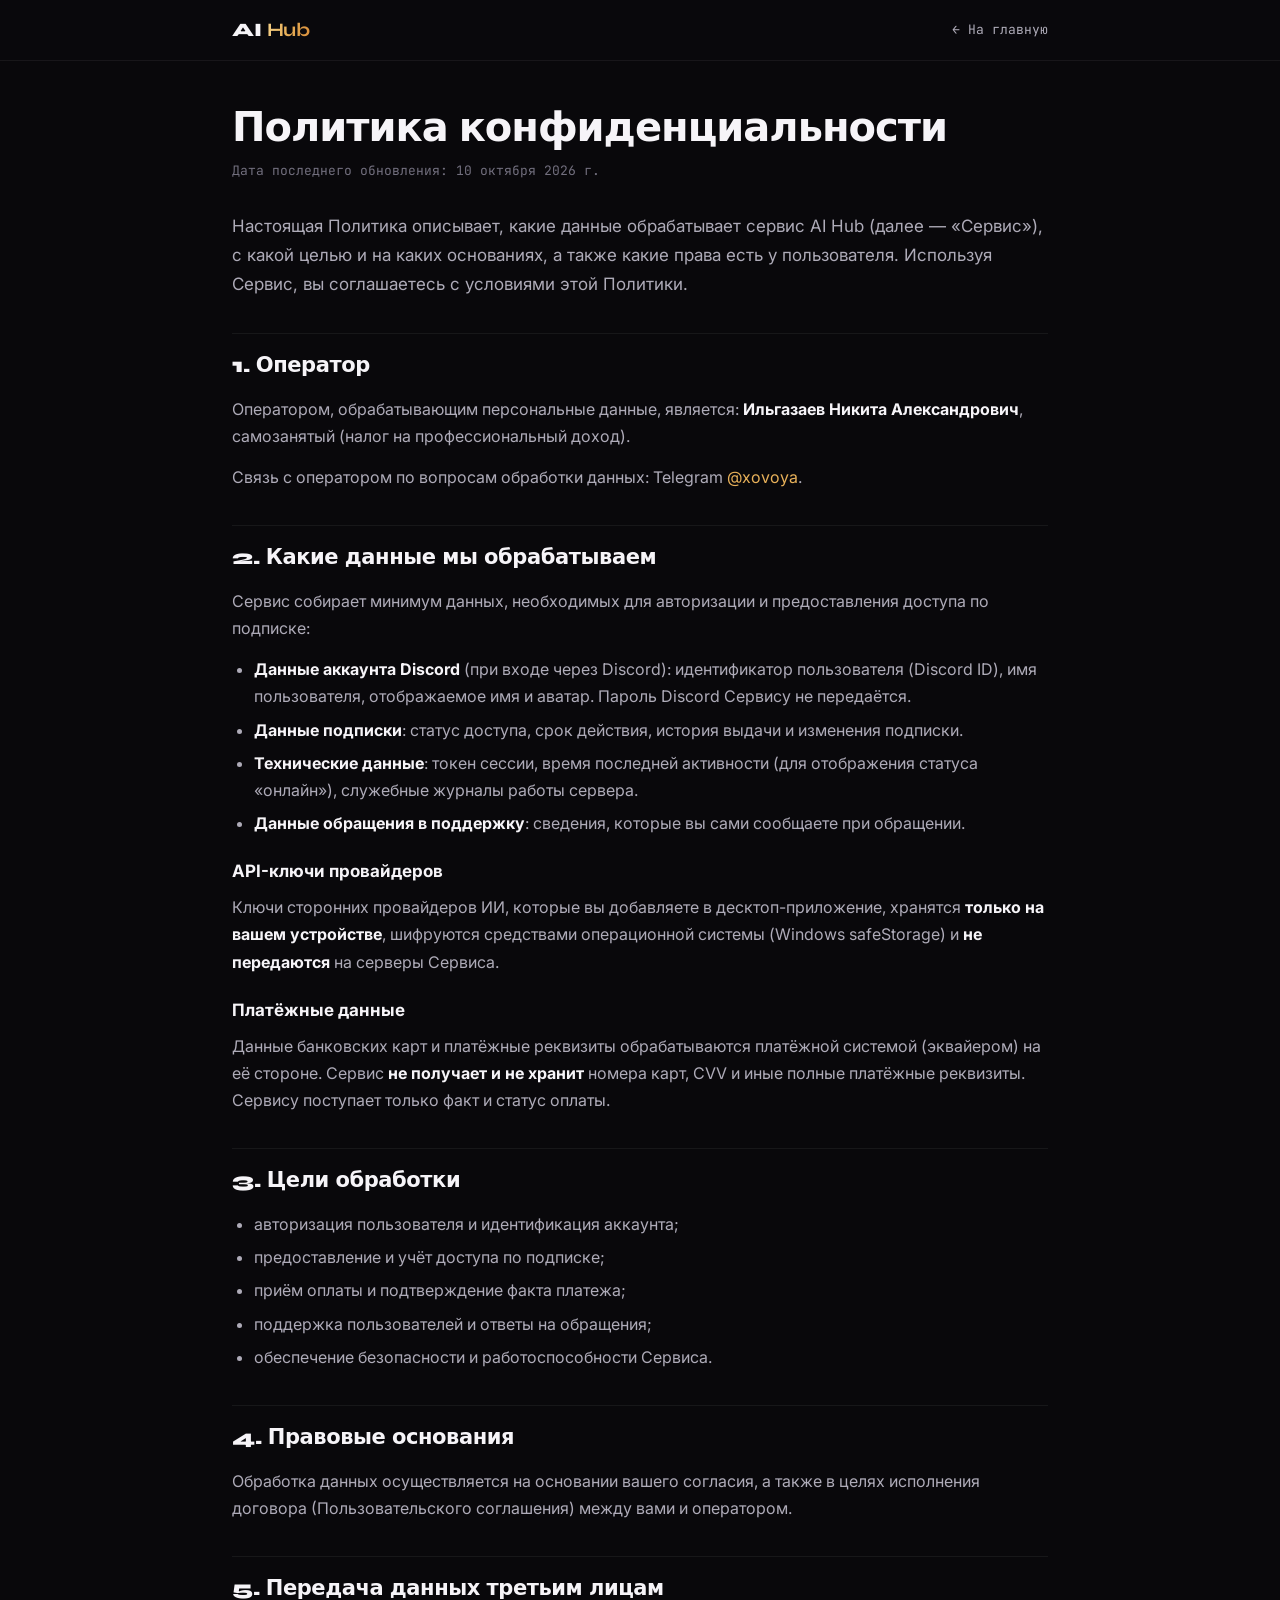
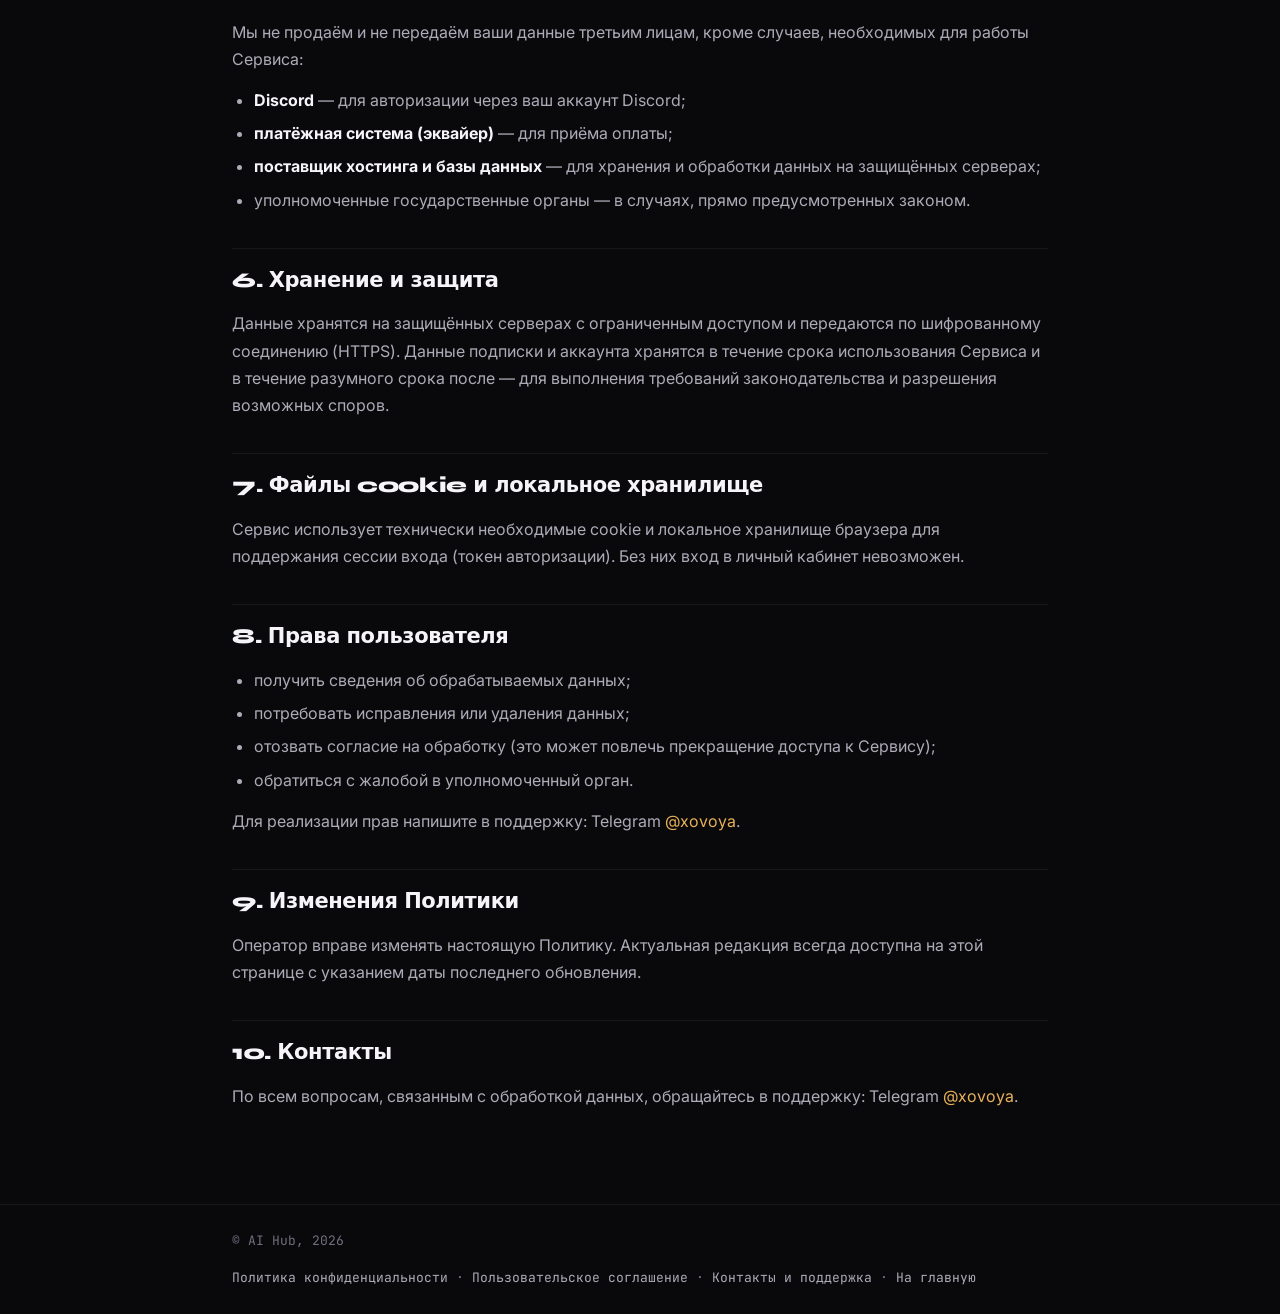
<file: privacy.html>
<!doctype html>
<html lang="ru">
<head>
<meta charset="utf-8">
<meta name="viewport" content="width=device-width, initial-scale=1, viewport-fit=cover">
<title>Политика конфиденциальности — AI Hub</title>
<meta name="description" content="Политика конфиденциальности сервиса AI Hub: какие данные обрабатываются, цели, права пользователя и контакты.">
<link rel="preconnect" href="https://fonts.googleapis.com">
<link rel="preconnect" href="https://fonts.gstatic.com" crossorigin>
<link rel="stylesheet" href="https://fonts.googleapis.com/css2?family=Syne:wght@700;800&family=Inter:wght@400;500;600;700&family=JetBrains+Mono:wght@500&display=swap">
<link rel="stylesheet" href="docs.css">
</head>
<body>
<header class="topbar"><div class="wrap">
  <a class="brand" href="/">AI&nbsp;<b>Hub</b></a>
  <a class="back" href="/">← На главную</a>
</div></header>

<main class="doc"><div class="wrap">
  <h1>Политика конфиденциальности</h1>
  <p class="meta">Дата последнего обновления: 10 октября 2026 г.</p>

  <p class="lead">Настоящая Политика описывает, какие данные обрабатывает сервис AI&nbsp;Hub (далее — «Сервис»), с какой целью и на каких основаниях, а также какие права есть у пользователя. Используя Сервис, вы соглашаетесь с условиями этой Политики.</p>

  <h2>1. Оператор</h2>
  <p>Оператором, обрабатывающим персональные данные, является: <b>Ильгазаев Никита Александрович</b>, самозанятый (налог на профессиональный доход).</p>
  <p>Связь с оператором по вопросам обработки данных: Telegram <a href="https://t.me/xovoya" target="_blank" rel="noopener">@xovoya</a>.</p>

  <h2>2. Какие данные мы обрабатываем</h2>
  <p>Сервис собирает минимум данных, необходимых для авторизации и предоставления доступа по подписке:</p>
  <ul>
    <li><b>Данные аккаунта Discord</b> (при входе через Discord): идентификатор пользователя (Discord ID), имя пользователя, отображаемое имя и аватар. Пароль Discord Сервису не передаётся.</li>
    <li><b>Данные подписки</b>: статус доступа, срок действия, история выдачи и изменения подписки.</li>
    <li><b>Технические данные</b>: токен сессии, время последней активности (для отображения статуса «онлайн»), служебные журналы работы сервера.</li>
    <li><b>Данные обращения в поддержку</b>: сведения, которые вы сами сообщаете при обращении.</li>
  </ul>

  <h3>API-ключи провайдеров</h3>
  <p>Ключи сторонних провайдеров ИИ, которые вы добавляете в десктоп-приложение, хранятся <b>только на вашем устройстве</b>, шифруются средствами операционной системы (Windows safeStorage) и <b>не передаются</b> на серверы Сервиса.</p>

  <h3>Платёжные данные</h3>
  <p>Данные банковских карт и платёжные реквизиты обрабатываются платёжной системой (эквайером) на её стороне. Сервис <b>не получает и не хранит</b> номера карт, CVV и иные полные платёжные реквизиты. Сервису поступает только факт и статус оплаты.</p>

  <h2>3. Цели обработки</h2>
  <ul>
    <li>авторизация пользователя и идентификация аккаунта;</li>
    <li>предоставление и учёт доступа по подписке;</li>
    <li>приём оплаты и подтверждение факта платежа;</li>
    <li>поддержка пользователей и ответы на обращения;</li>
    <li>обеспечение безопасности и работоспособности Сервиса.</li>
  </ul>

  <h2>4. Правовые основания</h2>
  <p>Обработка данных осуществляется на основании вашего согласия, а также в целях исполнения договора (Пользовательского соглашения) между вами и оператором.</p>

  <h2>5. Передача данных третьим лицам</h2>
  <p>Мы не продаём и не передаём ваши данные третьим лицам, кроме случаев, необходимых для работы Сервиса:</p>
  <ul>
    <li><b>Discord</b> — для авторизации через ваш аккаунт Discord;</li>
    <li><b>платёжная система (эквайер)</b> — для приёма оплаты;</li>
    <li><b>поставщик хостинга и базы данных</b> — для хранения и обработки данных на защищённых серверах;</li>
    <li>уполномоченные государственные органы — в случаях, прямо предусмотренных законом.</li>
  </ul>

  <h2>6. Хранение и защита</h2>
  <p>Данные хранятся на защищённых серверах с ограниченным доступом и передаются по шифрованному соединению (HTTPS). Данные подписки и аккаунта хранятся в течение срока использования Сервиса и в течение разумного срока после — для выполнения требований законодательства и разрешения возможных споров.</p>

  <h2>7. Файлы cookie и локальное хранилище</h2>
  <p>Сервис использует технически необходимые cookie и локальное хранилище браузера для поддержания сессии входа (токен авторизации). Без них вход в личный кабинет невозможен.</p>

  <h2>8. Права пользователя</h2>
  <ul>
    <li>получить сведения об обрабатываемых данных;</li>
    <li>потребовать исправления или удаления данных;</li>
    <li>отозвать согласие на обработку (это может повлечь прекращение доступа к Сервису);</li>
    <li>обратиться с жалобой в уполномоченный орган.</li>
  </ul>
  <p>Для реализации прав напишите в поддержку: Telegram <a href="https://t.me/xovoya" target="_blank" rel="noopener">@xovoya</a>.</p>

  <h2>9. Изменения Политики</h2>
  <p>Оператор вправе изменять настоящую Политику. Актуальная редакция всегда доступна на этой странице с указанием даты последнего обновления.</p>

  <h2>10. Контакты</h2>
  <p>По всем вопросам, связанным с обработкой данных, обращайтесь в поддержку: Telegram <a href="https://t.me/xovoya" target="_blank" rel="noopener">@xovoya</a>.</p>
</div></main>

<footer><div class="wrap foot-in">
  <span>© AI Hub, 2026</span>
  <span><a href="/privacy.html">Политика конфиденциальности</a> · <a href="/terms.html">Пользовательское соглашение</a> · <a href="/contacts.html">Контакты и поддержка</a> · <a href="/">На главную</a></span>
</div></footer>
</body>
</html>
</file>
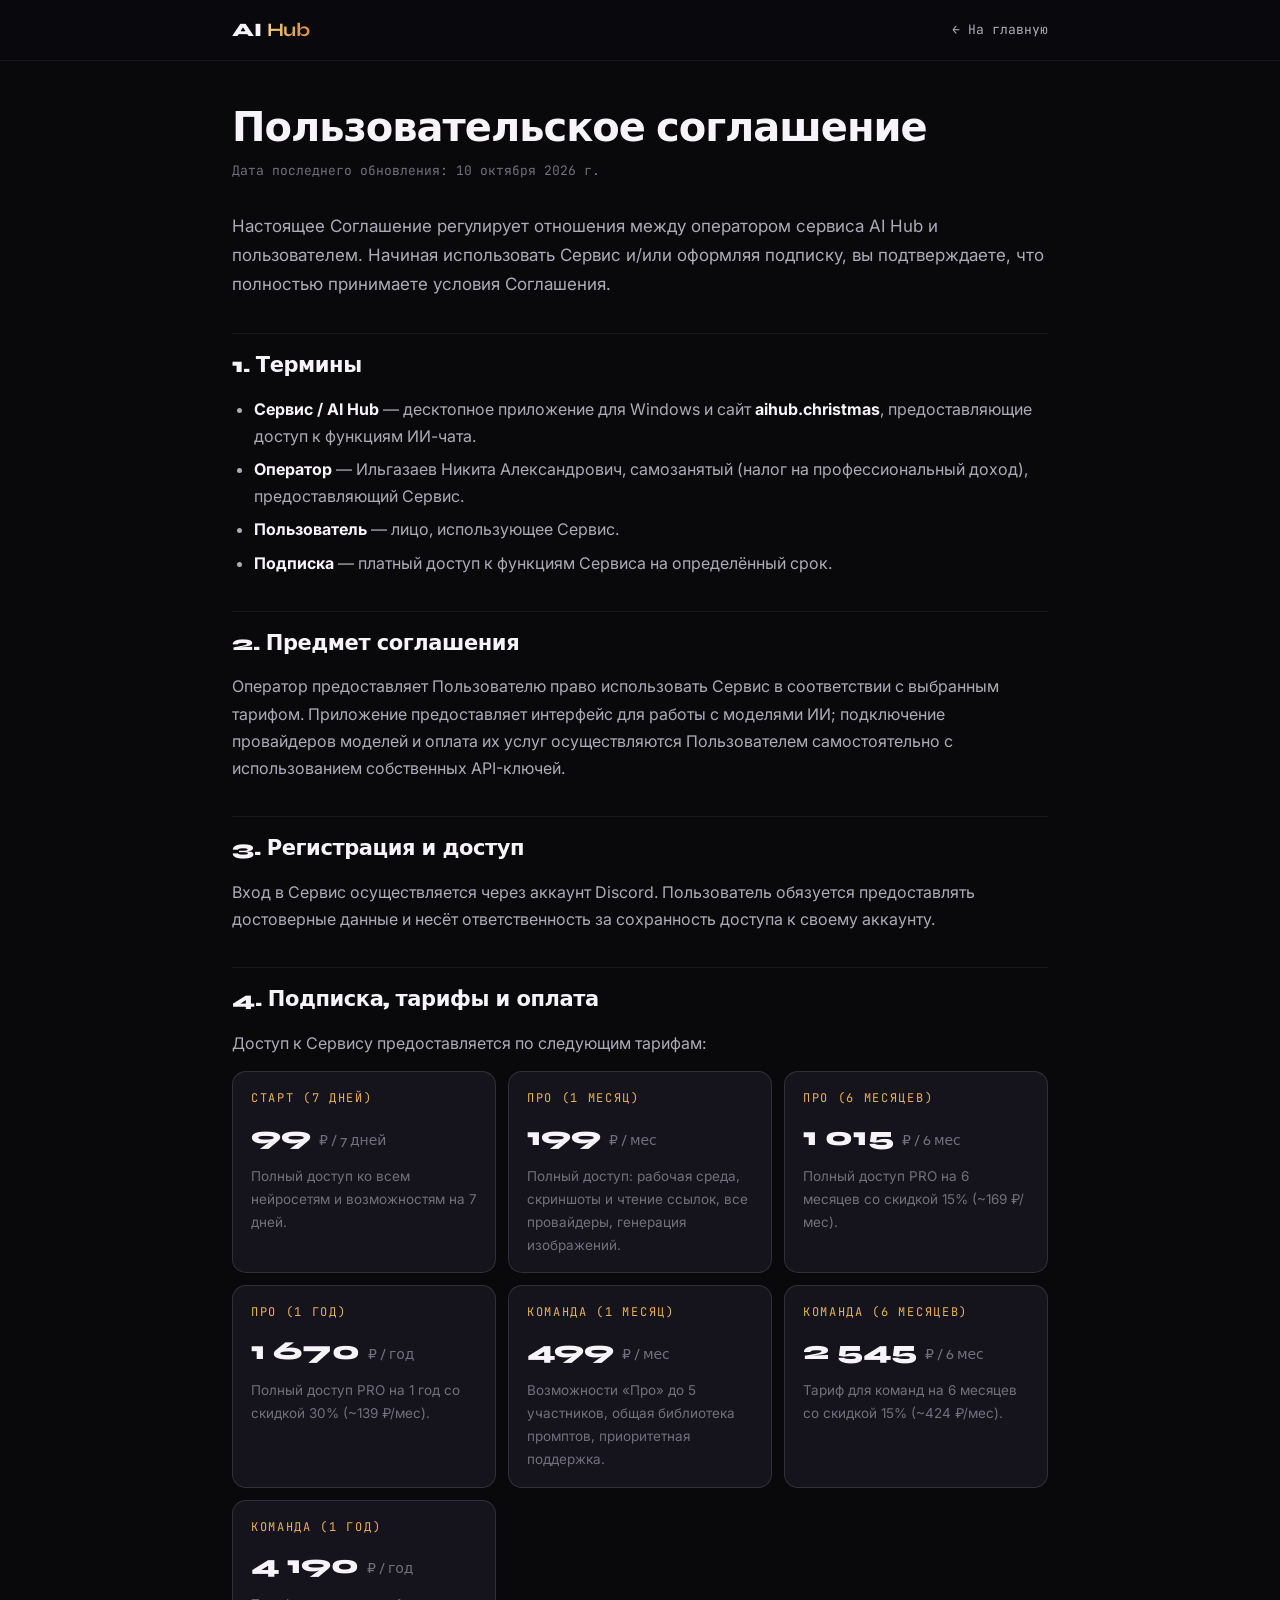
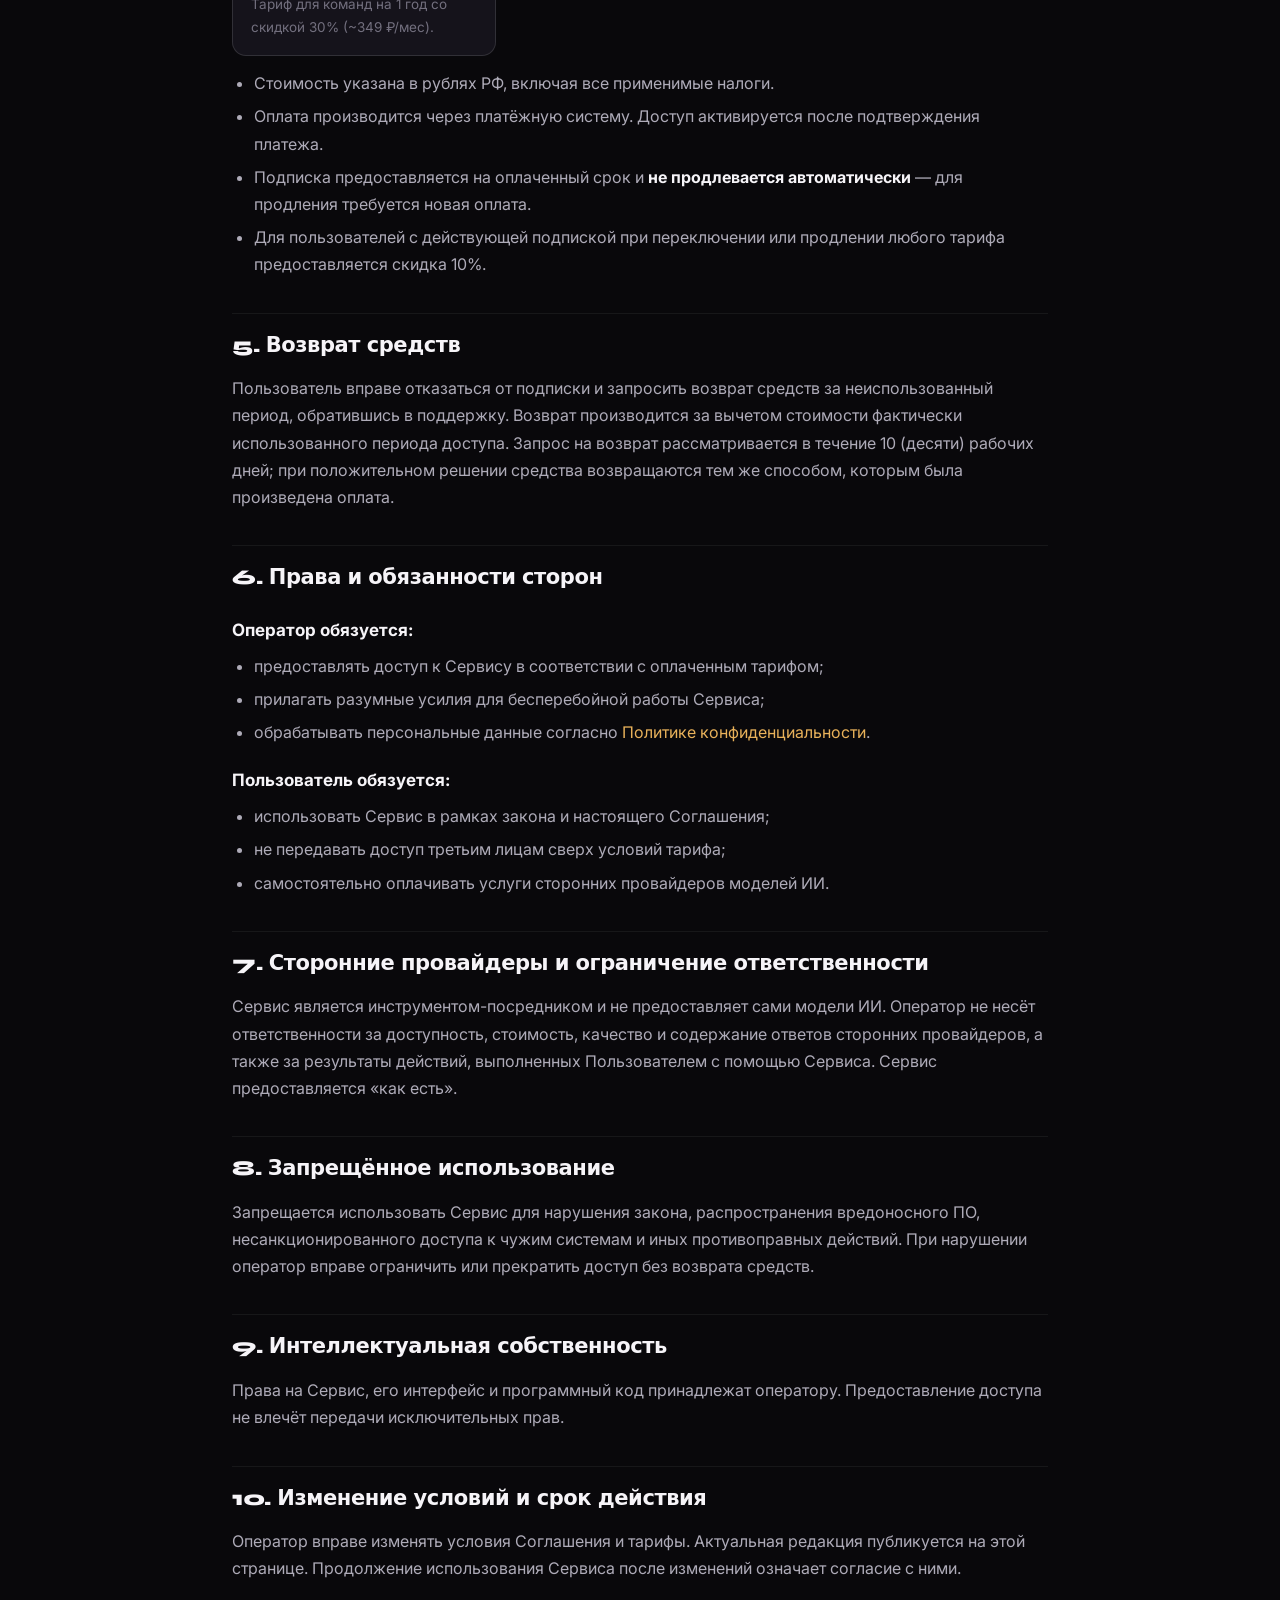
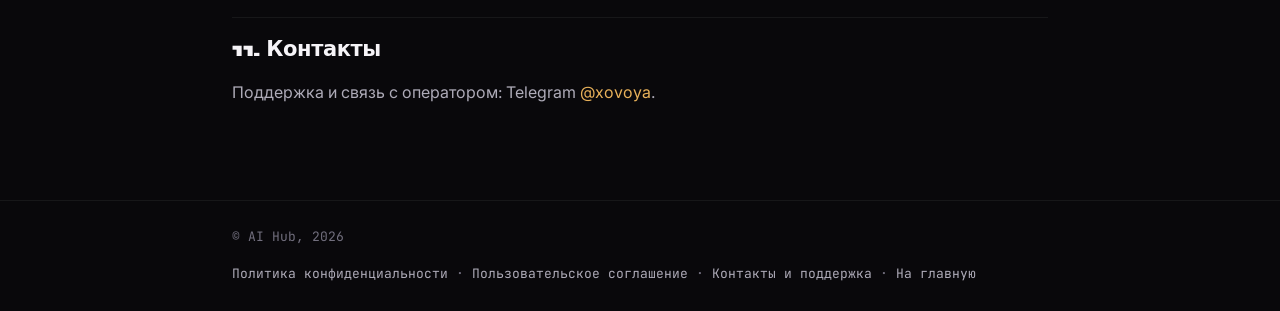
<file: terms.html>
<!doctype html>
<html lang="ru">
<head>
<meta charset="utf-8">
<meta name="viewport" content="width=device-width, initial-scale=1, viewport-fit=cover">
<title>Пользовательское соглашение — AI Hub</title>
<meta name="description" content="Пользовательское соглашение сервиса AI Hub: предмет, подписка и оплата, права и обязанности сторон, возврат средств.">
<link rel="preconnect" href="https://fonts.googleapis.com">
<link rel="preconnect" href="https://fonts.gstatic.com" crossorigin>
<link rel="stylesheet" href="https://fonts.googleapis.com/css2?family=Syne:wght@700;800&family=Inter:wght@400;500;600;700&family=JetBrains+Mono:wght@500&display=swap">
<link rel="stylesheet" href="docs.css">
</head>
<body>
<header class="topbar"><div class="wrap">
  <a class="brand" href="/">AI&nbsp;<b>Hub</b></a>
  <a class="back" href="/">← На главную</a>
</div></header>

<main class="doc"><div class="wrap">
  <h1>Пользовательское соглашение</h1>
  <p class="meta">Дата последнего обновления: 10 октября 2026 г.</p>

  <p class="lead">Настоящее Соглашение регулирует отношения между оператором сервиса AI&nbsp;Hub и пользователем. Начиная использовать Сервис и/или оформляя подписку, вы подтверждаете, что полностью принимаете условия Соглашения.</p>

  <h2>1. Термины</h2>
  <ul>
    <li><b>Сервис / AI Hub</b> — десктопное приложение для Windows и сайт <b>aihub.christmas</b>, предоставляющие доступ к функциям ИИ-чата.</li>
    <li><b>Оператор</b> — Ильгазаев Никита Александрович, самозанятый (налог на профессиональный доход), предоставляющий Сервис.</li>
    <li><b>Пользователь</b> — лицо, использующее Сервис.</li>
    <li><b>Подписка</b> — платный доступ к функциям Сервиса на определённый срок.</li>
  </ul>

  <h2>2. Предмет соглашения</h2>
  <p>Оператор предоставляет Пользователю право использовать Сервис в соответствии с выбранным тарифом. Приложение предоставляет интерфейс для работы с моделями ИИ; подключение провайдеров моделей и оплата их услуг осуществляются Пользователем самостоятельно с использованием собственных API-ключей.</p>

  <h2>3. Регистрация и доступ</h2>
  <p>Вход в Сервис осуществляется через аккаунт Discord. Пользователь обязуется предоставлять достоверные данные и несёт ответственность за сохранность доступа к своему аккаунту.</p>

  <h2>4. Подписка, тарифы и оплата</h2>
  <p>Доступ к Сервису предоставляется по следующим тарифам:</p>
  <div class="tariffs">
    <div class="tariff"><div class="t">Старт (7 дней)</div><div class="a">99&nbsp;<small>₽ / 7 дней</small></div><p>Полный доступ ко всем нейросетям и возможностям на 7 дней.</p></div>
    <div class="tariff"><div class="t">Про (1 месяц)</div><div class="a">199&nbsp;<small>₽ / мес</small></div><p>Полный доступ: рабочая среда, скриншоты и чтение ссылок, все провайдеры, генерация изображений.</p></div>
    <div class="tariff"><div class="t">Про (6 месяцев)</div><div class="a">1 015&nbsp;<small>₽ / 6 мес</small></div><p>Полный доступ PRO на 6 месяцев со скидкой 15% (~169 ₽/мес).</p></div>
    <div class="tariff"><div class="t">Про (1 год)</div><div class="a">1 670&nbsp;<small>₽ / год</small></div><p>Полный доступ PRO на 1 год со скидкой 30% (~139 ₽/мес).</p></div>
    <div class="tariff"><div class="t">Команда (1 месяц)</div><div class="a">499&nbsp;<small>₽ / мес</small></div><p>Возможности «Про» до 5 участников, общая библиотека промптов, приоритетная поддержка.</p></div>
    <div class="tariff"><div class="t">Команда (6 месяцев)</div><div class="a">2 545&nbsp;<small>₽ / 6 мес</small></div><p>Тариф для команд на 6 месяцев со скидкой 15% (~424 ₽/мес).</p></div>
    <div class="tariff"><div class="t">Команда (1 год)</div><div class="a">4 190&nbsp;<small>₽ / год</small></div><p>Тариф для команд на 1 год со скидкой 30% (~349 ₽/мес).</p></div>
  </div>
  <ul>
    <li>Стоимость указана в рублях РФ, включая все применимые налоги.</li>
    <li>Оплата производится через платёжную систему. Доступ активируется после подтверждения платежа.</li>
    <li>Подписка предоставляется на оплаченный срок и <b>не продлевается автоматически</b> — для продления требуется новая оплата.</li>
    <li>Для пользователей с действующей подпиской при переключении или продлении любого тарифа предоставляется скидка 10%.</li>
  </ul>

  <h2>5. Возврат средств</h2>
  <p>Пользователь вправе отказаться от подписки и запросить возврат средств за неиспользованный период, обратившись в поддержку. Возврат производится за вычетом стоимости фактически использованного периода доступа. Запрос на возврат рассматривается в течение 10 (десяти) рабочих дней; при положительном решении средства возвращаются тем же способом, которым была произведена оплата.</p>

  <h2>6. Права и обязанности сторон</h2>
  <h3>Оператор обязуется:</h3>
  <ul>
    <li>предоставлять доступ к Сервису в соответствии с оплаченным тарифом;</li>
    <li>прилагать разумные усилия для бесперебойной работы Сервиса;</li>
    <li>обрабатывать персональные данные согласно <a href="/privacy.html">Политике конфиденциальности</a>.</li>
  </ul>
  <h3>Пользователь обязуется:</h3>
  <ul>
    <li>использовать Сервис в рамках закона и настоящего Соглашения;</li>
    <li>не передавать доступ третьим лицам сверх условий тарифа;</li>
    <li>самостоятельно оплачивать услуги сторонних провайдеров моделей ИИ.</li>
  </ul>

  <h2>7. Сторонние провайдеры и ограничение ответственности</h2>
  <p>Сервис является инструментом-посредником и не предоставляет сами модели ИИ. Оператор не несёт ответственности за доступность, стоимость, качество и содержание ответов сторонних провайдеров, а также за результаты действий, выполненных Пользователем с помощью Сервиса. Сервис предоставляется «как есть».</p>

  <h2>8. Запрещённое использование</h2>
  <p>Запрещается использовать Сервис для нарушения закона, распространения вредоносного ПО, несанкционированного доступа к чужим системам и иных противоправных действий. При нарушении оператор вправе ограничить или прекратить доступ без возврата средств.</p>

  <h2>9. Интеллектуальная собственность</h2>
  <p>Права на Сервис, его интерфейс и программный код принадлежат оператору. Предоставление доступа не влечёт передачи исключительных прав.</p>

  <h2>10. Изменение условий и срок действия</h2>
  <p>Оператор вправе изменять условия Соглашения и тарифы. Актуальная редакция публикуется на этой странице. Продолжение использования Сервиса после изменений означает согласие с ними.</p>

  <h2>11. Контакты</h2>
  <p>Поддержка и связь с оператором: Telegram <a href="https://t.me/xovoya" target="_blank" rel="noopener">@xovoya</a>.</p>
</div></main>

<footer><div class="wrap foot-in">
  <span>© AI Hub, 2026</span>
  <span><a href="/privacy.html">Политика конфиденциальности</a> · <a href="/terms.html">Пользовательское соглашение</a> · <a href="/contacts.html">Контакты и поддержка</a> · <a href="/">На главную</a></span>
</div></footer>
</body>
</html>
</file>
<file: docs.css>
/* AI Hub — общий стиль правовых страниц (Политика, Соглашение, Контакты) */
:root{
  --bg:#09080b; --bg-2:#0e0d12; --surface:#15131b; --surface-2:#1d1a25;
  --line:rgba(255,255,255,.06); --line-2:rgba(255,255,255,.12);
  --text:#f6f4f8; --text-2:#aeabb8; --text-3:#726f7e;
  --gold:#e8b15a; --gold-2:#f6d28a; --gold-3:#d98f3c; --gold-ink:#180f03;
  --gold-soft:rgba(232,177,90,.12); --gold-line:rgba(232,177,90,.32);
  --good:#5ec98a; --danger:#e3756a;
  --fd:'Syne',system-ui,sans-serif; --fb:'Inter',system-ui,-apple-system,sans-serif; --fm:'JetBrains Mono',ui-monospace,monospace;
  --r-card:18px; --r-btn:12px; --maxw:860px;
  color-scheme:dark;
}
*{box-sizing:border-box}
html{scroll-behavior:smooth}
body{margin:0;background:var(--bg);color:var(--text);font-family:var(--fb);font-size:16px;line-height:1.7;-webkit-font-smoothing:antialiased}
a{color:var(--gold);text-decoration:none}
a:hover{text-decoration:underline}
.wrap{max-width:var(--maxw);margin:0 auto;padding:0 22px}
:focus-visible{outline:2px solid var(--gold);outline-offset:3px;border-radius:5px}

/* top bar */
.topbar{border-bottom:1px solid var(--line);background:rgba(10,9,13,.7);backdrop-filter:blur(10px);position:sticky;top:0;z-index:10}
.topbar .wrap{display:flex;align-items:center;justify-content:space-between;height:60px}
.brand{font-family:var(--fd);font-weight:800;font-size:19px;letter-spacing:-.02em;color:var(--text)}
.brand b{background:linear-gradient(100deg,var(--gold-2),var(--gold) 45%,var(--gold-3));-webkit-background-clip:text;background-clip:text;color:transparent}
.back{font-family:var(--fm);font-size:13px;color:var(--text-2)}

/* document */
.doc{padding:46px 0 80px}
.doc h1{font-family:var(--fd);font-weight:800;font-size:clamp(28px,5vw,40px);line-height:1.08;letter-spacing:-.025em;margin:0 0 10px}
.doc .meta{font-family:var(--fm);font-size:13px;color:var(--text-3);margin:0 0 30px}
.doc h2{font-family:var(--fd);font-weight:800;font-size:21px;letter-spacing:-.02em;margin:34px 0 12px;padding-top:14px;border-top:1px solid var(--line)}
.doc h3{font-size:17px;font-weight:700;margin:20px 0 8px;color:var(--text)}
.doc p{margin:0 0 14px;color:var(--text-2)}
.doc ul,.doc ol{margin:0 0 14px;padding-left:22px;color:var(--text-2)}
.doc li{margin:6px 0}
.doc b,.doc strong{color:var(--text)}
.lead{font-size:17px;color:var(--text-2)}

/* fill-in marker for operator details */
.fill{display:inline;background:var(--gold-soft);border:1px dashed var(--gold-line);border-radius:7px;padding:1px 8px;color:var(--gold-2);font-family:var(--fm);font-size:.92em}

/* info card */
.card{background:var(--surface);border:1px solid var(--line-2);border-radius:var(--r-card);padding:22px 24px;margin:0 0 18px}
.card h3{margin-top:0}
.contact-row{display:flex;align-items:center;gap:10px;margin:10px 0;font-size:16px}
.contact-row .lbl{color:var(--text-3);min-width:120px;font-family:var(--fm);font-size:13px}
.btn-tg{display:inline-flex;align-items:center;gap:8px;background:linear-gradient(135deg,var(--gold-2),var(--gold) 60%,var(--gold-3));color:var(--gold-ink);font-weight:600;padding:11px 18px;border-radius:var(--r-btn)}
.btn-tg:hover{text-decoration:none;filter:brightness(1.05)}

/* prices */
.tariffs{display:grid;grid-template-columns:repeat(auto-fit,minmax(200px,1fr));gap:12px;margin:14px 0}
.tariff{background:var(--surface);border:1px solid var(--line-2);border-radius:14px;padding:16px 18px}
.tariff .t{font-family:var(--fm);font-size:12px;letter-spacing:.14em;text-transform:uppercase;color:var(--gold)}
.tariff .a{font-family:var(--fd);font-weight:800;font-size:26px;margin:6px 0 2px}
.tariff .a small{font-size:14px;color:var(--text-3);font-weight:500}
.tariff p{font-size:13.5px;margin:6px 0 0;color:var(--text-3)}

/* footer */
footer{border-top:1px solid var(--line);padding:26px 0;color:var(--text-3);font:13px/1.6 var(--fm)}
footer .foot-in{display:flex;justify-content:space-between;gap:16px;flex-wrap:wrap}
footer a{color:var(--text-2)}
footer a:hover{color:var(--gold);text-decoration:none}
</file>
